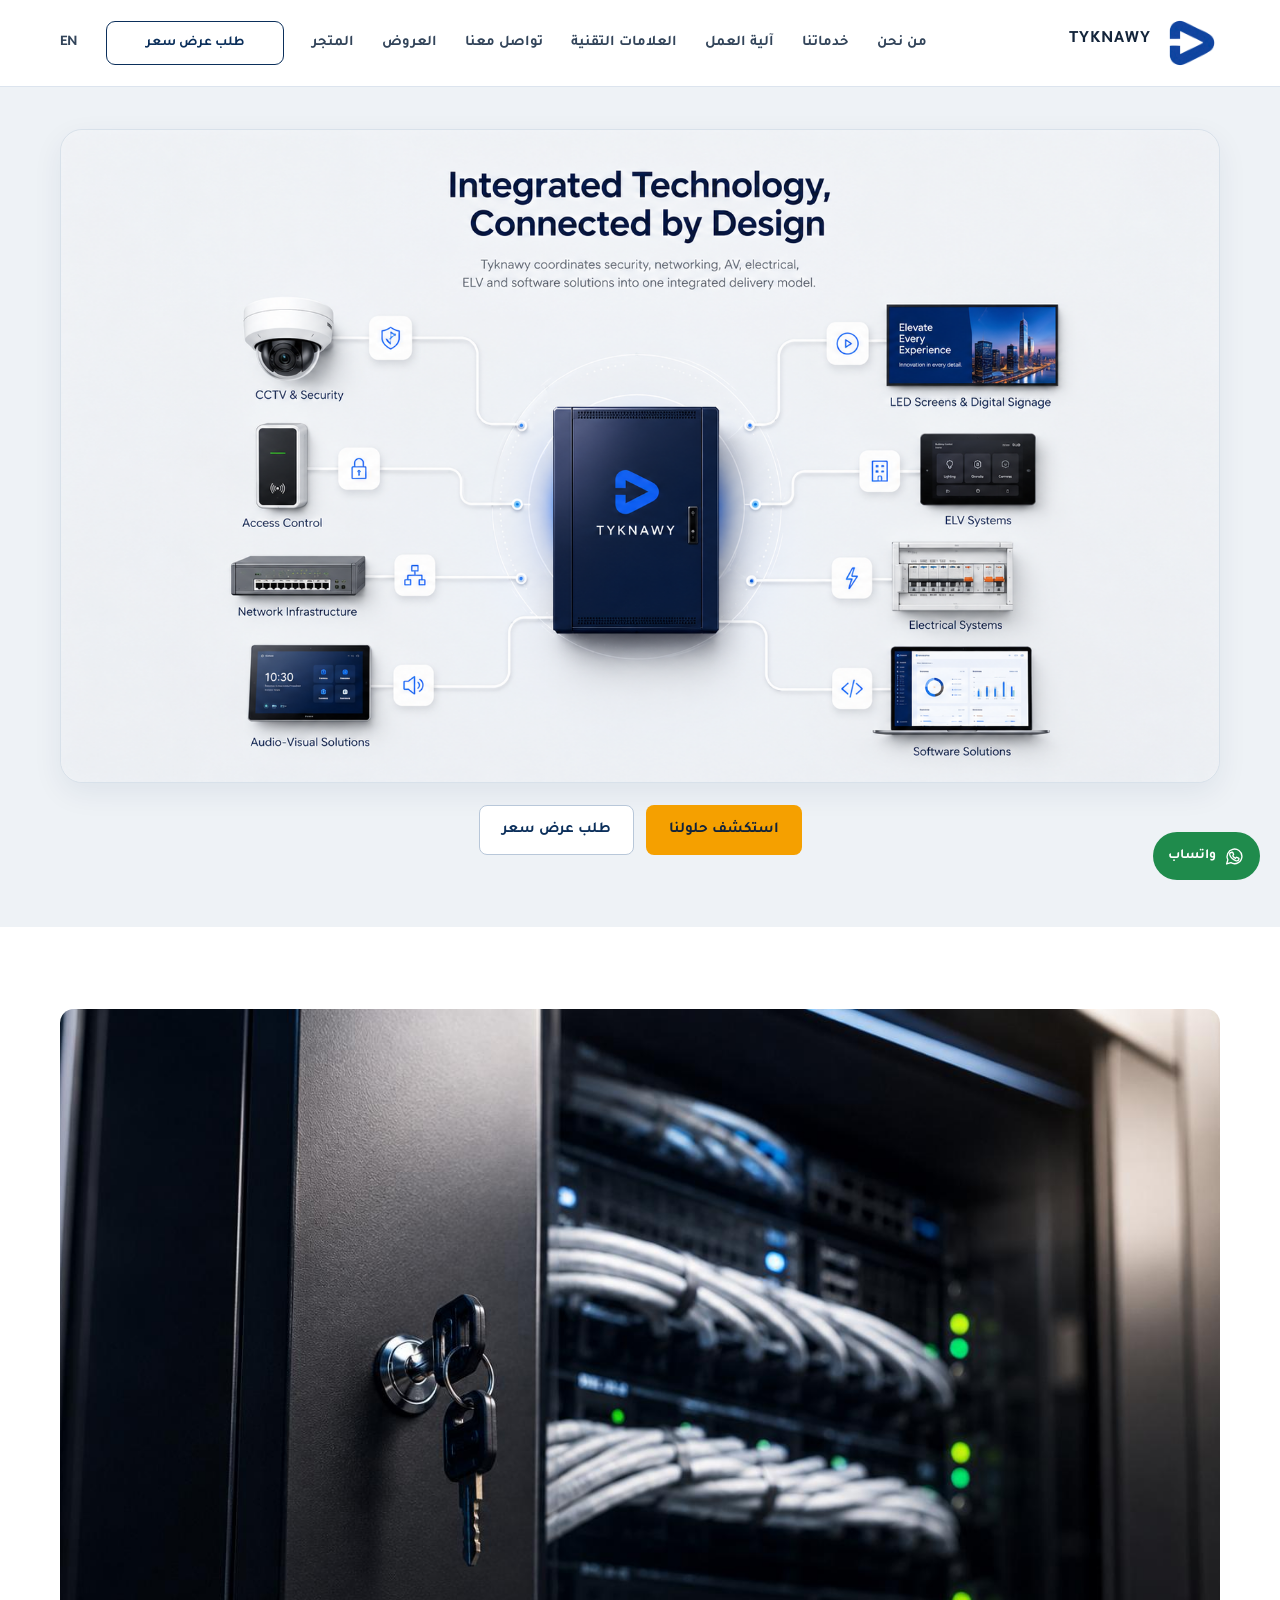
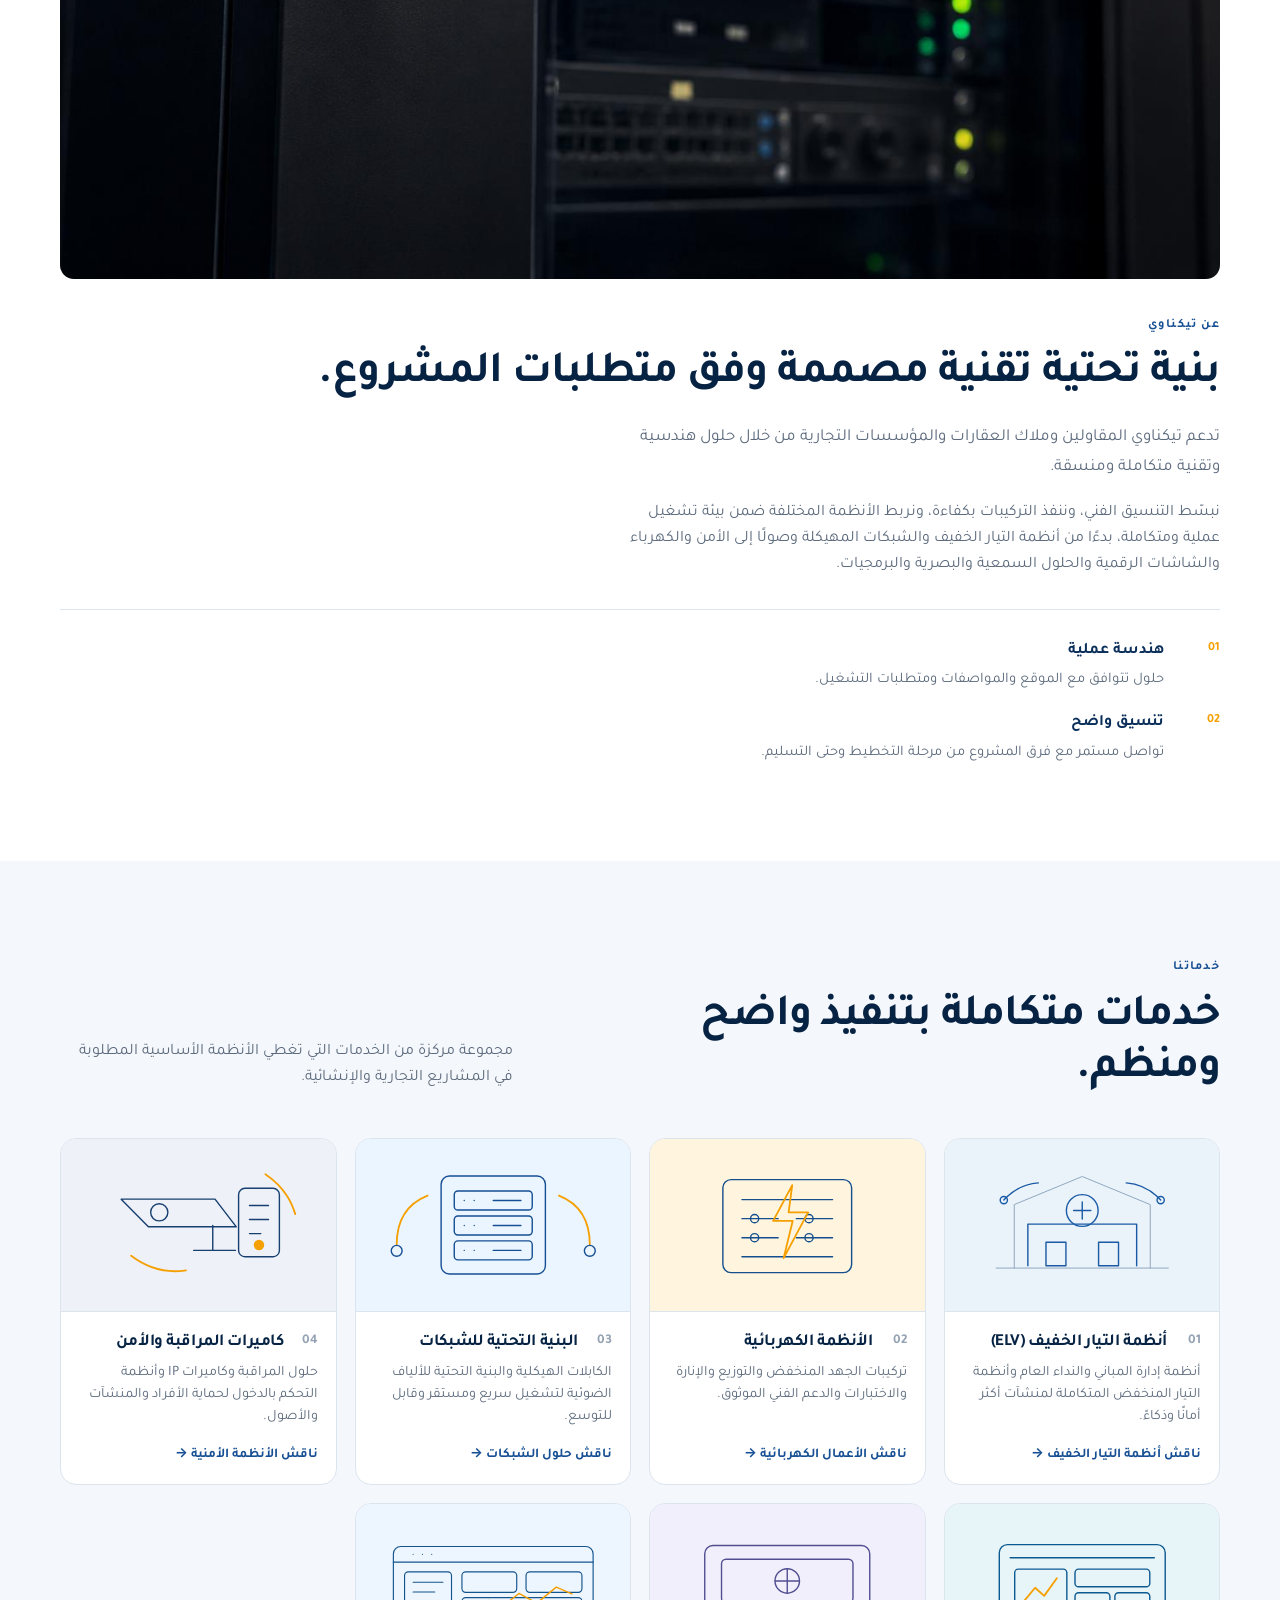
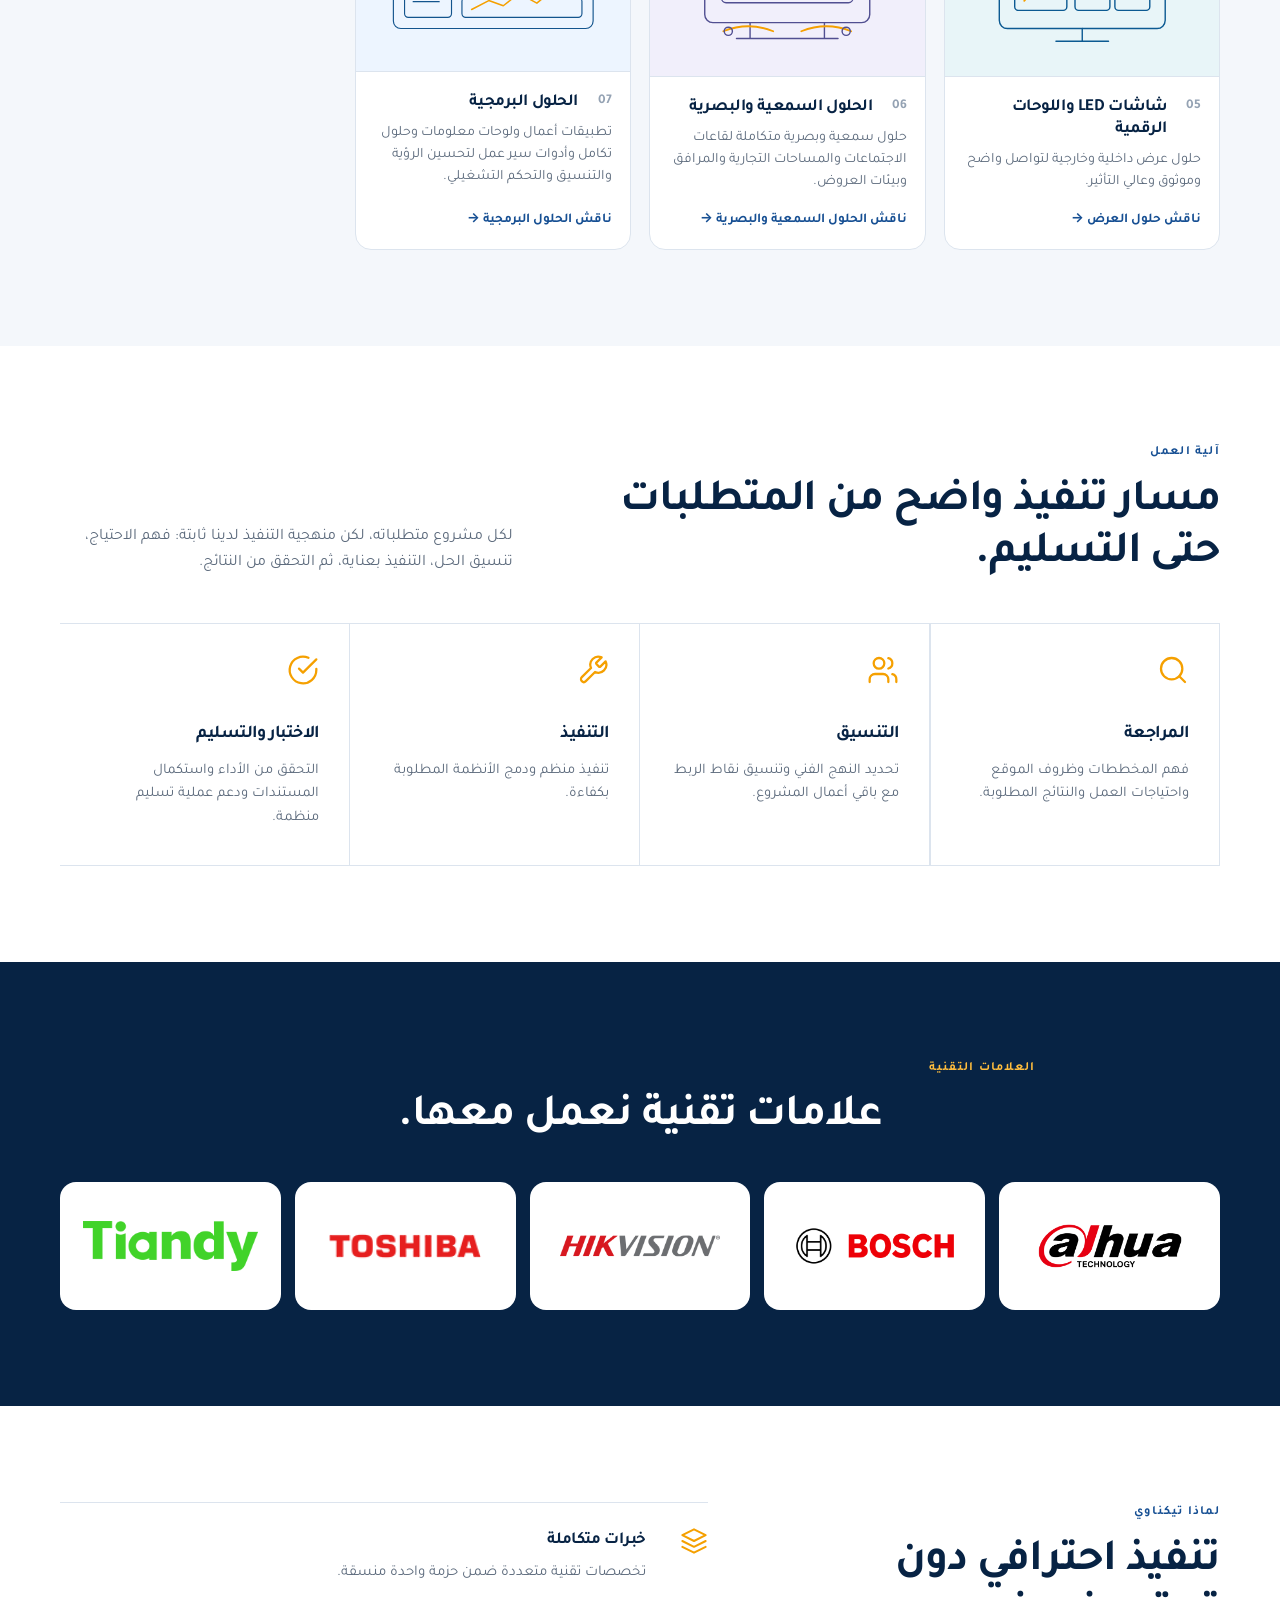
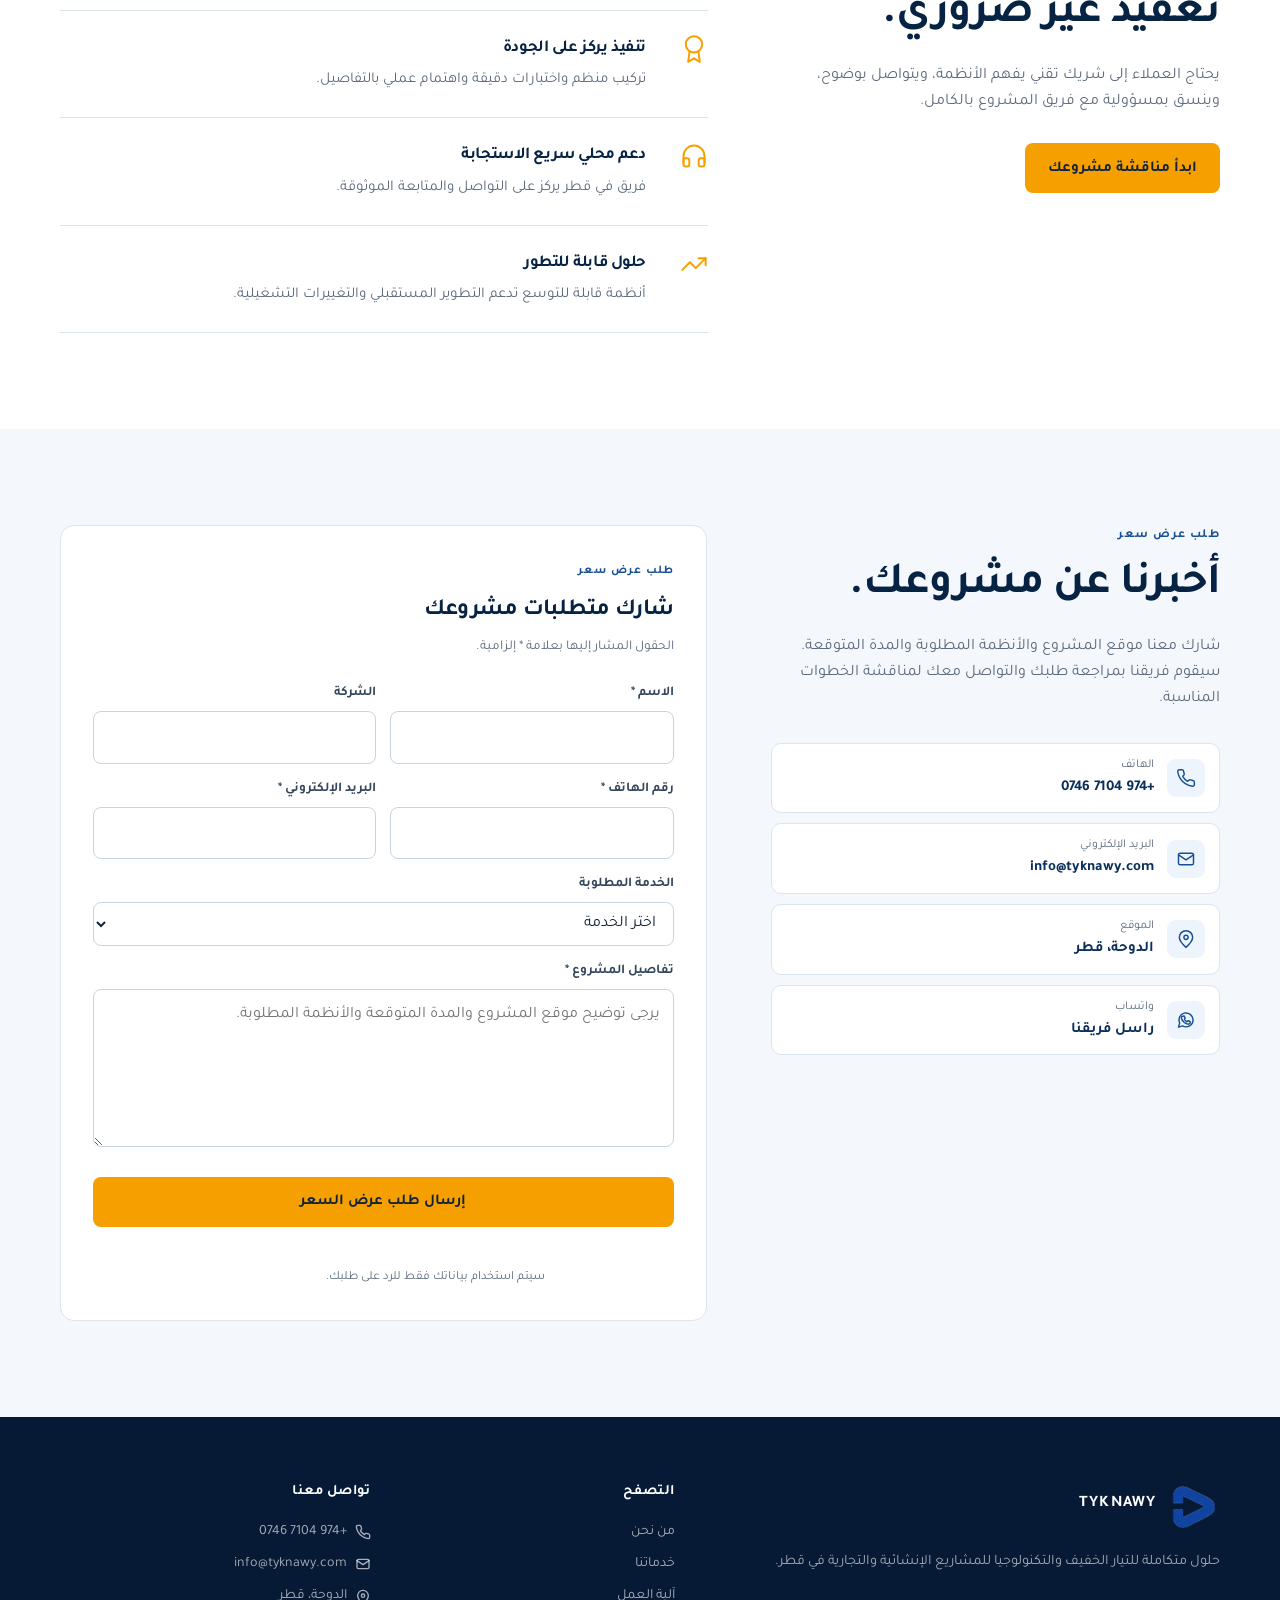
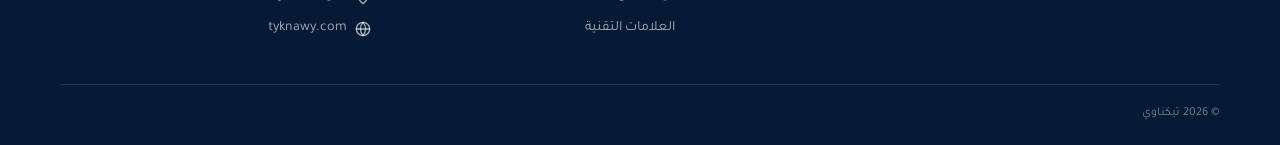
<file: ar/index.html>
<!DOCTYPE html>

<html dir="rtl" lang="ar">
<head>
<meta charset="utf-8"/>
<meta content="width=device-width, initial-scale=1" name="viewport"/>
<meta content="تيكناوي تقدم حلول التيار الخفيف والمراقبة والتحكم بالدخول والشبكات والكهرباء والشاشات الرقمية والحلول السمعية والبصرية والبرمجيات في قطر." name="description"/>
<meta content="#0b2f5b" name="theme-color"/>
<meta content="index,follow,max-image-preview:large" name="robots"/>
<link href="../images/favicon.png" rel="icon" type="image/png"/>
<link href="https://tyknawy.com/ar/" rel="canonical"/>
<meta content="website" property="og:type"/>
<meta content="Tyknawy for Contracting" property="og:site_name"/>
<meta content="تيكناوي  | حلول التيار الخفيف والتكنولوجيا في قطر" property="og:title"/>
<meta content="حلول متكاملة للتيار الخفيف والأمن والشبكات والكهرباء والشاشات الرقمية والحلول السمعية والبصرية والبرمجيات للمشاريع في قطر." property="og:description"/>
<meta content="https://tyknawy.com/ar/" property="og:url"/>
<meta content="https://tyknawy.com/images/services-hub-map.png" property="og:image"/>
<meta content="summary_large_image" name="twitter:card"/>
<link href="https://fonts.googleapis.com" rel="preconnect"/>
<link crossorigin="" href="https://fonts.gstatic.com" rel="preconnect"/>
<link href="https://fonts.googleapis.com/css2?family=Inter:wght@400;500;600;700&amp;display=swap" rel="stylesheet"/>
<link href="../styles.css?v=12.10" rel="stylesheet"/>
<title>تيكناوي | حلول التيار الخفيف والتكنولوجيا في قطر</title>
<script type="application/ld+json">
{
  "@context": "https://schema.org",
  "@type": "LocalBusiness",
  "name": "Tyknawy for Contracting",
  "url": "https://tyknawy.com/",
  "logo": "https://tyknawy.com/images/tyknawy-logo-transparent.png",
  "email": "info@tyknawy.com",
  "telephone": "+97471040746",
  "address": {
    "@type": "PostalAddress",
    "addressLocality": "Doha",
    "addressCountry": "QA"
  },
  "geo": {
    "@type": "GeoCoordinates",
    "latitude": 25.2854,
    "longitude": 51.5310
  },
  "areaServed": {
    "@type": "Country",
    "name": "Qatar"
  }
}
  </script>
<link href="https://tyknawy.com/" hreflang="en" rel="alternate"/><link href="https://tyknawy.com/ar/" hreflang="ar" rel="alternate"/><link href="https://tyknawy.com/" hreflang="x-default" rel="alternate"/><link href="https://fonts.googleapis.com/css2?family=Tajawal:wght@400;500;600;700;800&amp;display=swap" rel="stylesheet"/><style>body{font-family:"Tajawal",Inter,system-ui,sans-serif} input,select,textarea,button{font-family:inherit} .primary-nav,.footer,.contact-list,.quote-form{text-align:right} .brand span{text-align:right}</style></head>
<body>
<a class="skip-link" href="#main">تخطي إلى المحتوى</a>
<header class="site-header" data-header="">
<div class="container header-inner">
<a aria-label="Tyknawy for Contracting home" class="brand" href="#top">
<img alt="" height="48" src="../images/tyknawy-logo-header.png" width="48"/>
<span><strong>TYKNAWY</strong><small></small></span>
</a>
<button aria-controls="primary-navigation" aria-expanded="false" aria-label="Open navigation menu" class="nav-toggle" data-nav-toggle="" type="button">
<span></span><span></span><span></span>
</button>
<nav aria-label="Primary navigation" class="primary-nav" data-nav="" id="primary-navigation">
<a href="#about">من نحن</a>
<a href="#services">خدماتنا</a>
<a href="#process">آلية العمل</a>
<a href="#technology">العلامات التقنية</a>
<a href="#contact">تواصل معنا</a>
<a href="/ar/offers/">العروض</a>
<a href="/ar/store/">المتجر</a>
<a class="nav-cta" href="#contact">طلب عرض سعر</a><a href="/" lang="en">EN</a>
</nav>
</div>
</header>
<main id="main">
<section class="hero hero-map" id="top">
<div class="container integration-showcase reveal">
<picture>
<source media="(max-width: 620px)" srcset="images/services-hub-map-mobile.png"/>
<img alt="Tyknawy integrated technology solutions visual showing CCTV and security, access control, network infrastructure, audio-visual solutions, LED screens and digital signage, ELV systems, electrical systems, and software solutions connected through a central Tyknawy cabinet." loading="eager" src="../images/services-hub-map.png"/>
</picture>
</div>
<div class="container hero-actions hero-actions-center reveal">
<a class="button button-primary" href="#services">استكشف حلولنا</a>
<a class="button button-secondary" href="#contact">طلب عرض سعر</a>
</div>
</section>
<section class="section about" id="about">
<div class="container about-layout">
<div class="about-media reveal">
<picture>
<img alt="Tyknawy Secure technology cabinet with organised network cabling" height="1024" loading="lazy" src="../images/rack image.jpeg" width="1536"/>
</picture>
</div>
<p class="eyebrow about-eyebrow reveal">عن تيكناوي</p>
<div class="about-copy reveal">
<h2>بنية تحتية تقنية مصممة وفق متطلبات المشروع.</h2>
<p class="lead">تدعم تيكناوي المقاولين وملاك العقارات والمؤسسات التجارية من خلال حلول هندسية وتقنية متكاملة ومنسقة.</p>
<p>نبسّط التنسيق الفني، وننفذ التركيبات بكفاءة، ونربط الأنظمة المختلفة ضمن بيئة تشغيل عملية ومتكاملة، بدءًا من أنظمة التيار الخفيف والشبكات المهيكلة وصولًا إلى الأمن والكهرباء والشاشات الرقمية والحلول السمعية والبصرية والبرمجيات.</p>
<div class="about-points">
<article><span>01</span><div><strong>هندسة عملية</strong><p>حلول تتوافق مع الموقع والمواصفات ومتطلبات التشغيل.</p></div></article>
<article><span>02</span><div><strong>تنسيق واضح</strong><p>تواصل مستمر مع فرق المشروع من مرحلة التخطيط وحتى التسليم.</p></div></article>
</div>
</div>
</div>
</section>
<section class="section services" id="services">
<div class="container">
<div class="section-heading reveal">
<div><p class="eyebrow">خدماتنا</p><h2>خدمات متكاملة بتنفيذ واضح ومنظم.</h2></div>
<p>مجموعة مركزة من الخدمات التي تغطي الأنظمة الأساسية المطلوبة في المشاريع التجارية والإنشائية.</p>
</div>
<div class="services-grid">
<article class="service-card reveal">
<div aria-hidden="true" class="service-visual visual-elv">
<svg viewbox="0 0 520 300"><path class="ghost" d="M70 245h380M110 245V105l150-62 150 62v140"></path><path d="M140 240v-92h240v92M180 188h44v52h-44zM296 188h44v52h-44z"></path><circle cx="260" cy="118" r="35"></circle><path d="M260 99v38M241 118h38M87 95c22-24 47-36 76-38M433 95c-22-24-47-36-76-38"></path><circle cx="87" cy="95" r="8"></circle><circle cx="433" cy="95" r="8"></circle></svg>
</div>
<div class="service-body"><span class="service-number">01</span><h3>أنظمة التيار الخفيف (ELV)</h3><p>أنظمة إدارة المباني والنداء العام وأنظمة التيار المنخفض المتكاملة لمنشآت أكثر أمانًا وذكاءً.</p><a href="#contact">ناقش أنظمة التيار الخفيف <span aria-hidden="true">→</span></a></div>
</article>
<article class="service-card reveal">
<div aria-hidden="true" class="service-visual visual-electrical">
<svg viewbox="0 0 520 300"><rect height="205" rx="18" width="284" x="118" y="50"></rect><path d="M160 94h200M160 136h80M280 136h80M160 178h80M280 178h80M160 220h200"></path><circle cx="188" cy="136" r="9"></circle><circle cx="308" cy="136" r="9"></circle><circle cx="188" cy="178" r="9"></circle><circle cx="308" cy="178" r="9"></circle><path class="accent" d="m271 62-42 79h43l-20 82 54-101h-43z"></path></svg>
</div>
<div class="service-body"><span class="service-number">02</span><h3>الأنظمة الكهربائية</h3><p>تركيبات الجهد المنخفض والتوزيع والإنارة والاختبارات والدعم الفني الموثوق.</p><a href="#contact">ناقش الأعمال الكهربائية <span aria-hidden="true">→</span></a></div>
</article>
<article class="service-card reveal">
<div aria-hidden="true" class="service-visual visual-network">
<svg viewbox="0 0 520 300"><rect height="216" rx="18" width="230" x="145" y="42"></rect><rect height="42" rx="8" width="172" x="174" y="75"></rect><rect height="42" rx="8" width="172" x="174" y="130"></rect><rect height="42" rx="8" width="172" x="174" y="185"></rect><path d="M196 96h.01M218 96h.01M196 151h.01M218 151h.01M196 206h.01M218 206h.01M260 96h61M260 151h61M260 206h61"></path><path class="accent" d="M115 85c-45 18-68 54-68 108M405 85c45 18 68 54 68 108"></path><circle cx="47" cy="207" r="12"></circle><circle cx="473" cy="207" r="12"></circle></svg>
</div>
<div class="service-body"><span class="service-number">03</span><h3>البنية التحتية للشبكات</h3><p>الكابلات الهيكلية والبنية التحتية للألياف الضوئية لتشغيل سريع ومستقر وقابل للتوسع.</p><a href="#contact">ناقش حلول الشبكات <span aria-hidden="true">→</span></a></div>
</article>
<article class="service-card reveal">
<div aria-hidden="true" class="service-visual visual-security">
<svg viewbox="0 0 520 300"><path d="M90 93h207l47 61H150zM292 151v55M250 206h92"></path><circle cx="174" cy="122" r="19"></circle><rect height="151" rx="14" width="90" x="349" y="69"></rect><path d="M373 107h42M373 138h42M373 169h25"></path><circle class="accent-fill" cx="394" cy="194" r="10"></circle><path class="accent" d="M112 218c37 28 77 39 121 32M408 38c33 22 55 51 66 88"></path></svg>
</div>
<div class="service-body"><span class="service-number">04</span><h3>كاميرات المراقبة والأمن</h3><p>حلول المراقبة وكاميرات IP وأنظمة التحكم بالدخول لحماية الأفراد والمنشآت والأصول.</p><a href="#contact">ناقش الأنظمة الأمنية <span aria-hidden="true">→</span></a></div>
</article>
<article class="service-card reveal">
<div aria-hidden="true" class="service-visual visual-signage">
<svg viewbox="0 0 520 300"><rect height="185" rx="18" width="366" x="77" y="50"></rect><path d="M101 79h318M260 235v28M202 263h116"></path><rect height="91" rx="8" width="115" x="111" y="104"></rect><rect height="39" rx="8" width="165" x="244" y="104"></rect><rect height="39" rx="8" width="77" x="244" y="156"></rect><rect height="39" rx="8" width="77" x="332" y="156"></rect><path class="accent" d="m132 174 24-29 20 18 28-39"></path></svg>
</div>
<div class="service-body"><span class="service-number">05</span><h3>شاشات LED واللوحات الرقمية</h3><p>حلول عرض داخلية وخارجية لتواصل واضح وموثوق وعالي التأثير.</p><a href="#contact">ناقش حلول العرض <span aria-hidden="true">→</span></a></div>
</article>
<article class="service-card reveal">
<div aria-hidden="true" class="service-visual visual-av">
<svg viewbox="0 0 520 300"><rect height="170" rx="18" width="364" x="78" y="52"></rect><rect height="96" rx="10" width="290" x="115" y="82"></rect><path d="M178 222v35M342 222v35M148 257h224"></path><circle cx="260" cy="130" r="27"></circle><path d="M233 130h54M260 103v54"></path><path class="accent" d="M119 241c38-15 73-15 110 0M291 241c38-15 73-15 110 0"></path><circle cx="130" cy="241" r="9"></circle><circle cx="390" cy="241" r="9"></circle></svg>
</div>
<div class="service-body"><span class="service-number">06</span><h3>الحلول السمعية والبصرية</h3><p>حلول سمعية وبصرية متكاملة لقاعات الاجتماعات والمساحات التجارية والمرافق وبيئات العروض.</p><a href="#contact">ناقش الحلول السمعية والبصرية <span aria-hidden="true">→</span></a></div>
</article>
<article class="service-card reveal">
<div aria-hidden="true" class="service-visual visual-software">
<svg viewbox="0 0 640 300"><rect height="220" rx="20" width="536" x="52" y="40"></rect><path d="M52 82h536M105 61h.01M130 61h.01M155 61h.01"></path><rect height="122" rx="10" width="126" x="82" y="108"></rect><path d="M105 136h80M105 162h58M105 188h70"></path><rect height="55" rx="10" width="147" x="236" y="108"></rect><rect height="55" rx="10" width="150" x="408" y="108"></rect><rect height="53" rx="10" width="322" x="236" y="177"></rect><path class="accent" d="M262 209l46-24 39 14 42-33 48 26 52-43 42 18"></path></svg>
</div>
<div class="service-body"><span class="service-number">07</span><h3>الحلول البرمجية</h3><p>تطبيقات أعمال ولوحات معلومات وحلول تكامل وأدوات سير عمل لتحسين الرؤية والتنسيق والتحكم التشغيلي.</p><a href="#contact">ناقش الحلول البرمجية <span aria-hidden="true">→</span></a></div>
</article>
</div>
</div>
</section>
<section class="section process" id="process">
<div class="container">
<div class="section-heading reveal">
<div><p class="eyebrow">آلية العمل</p><h2>مسار تنفيذ واضح من المتطلبات حتى التسليم.</h2></div>
<p>لكل مشروع متطلباته، لكن منهجية التنفيذ لدينا ثابتة: فهم الاحتياج، تنسيق الحل، التنفيذ بعناية، ثم التحقق من النتائج.</p>
</div>
<div class="process-grid">
<article class="reveal"><span><svg fill="none" height="32" stroke="currentColor" stroke-linecap="round" stroke-linejoin="round" stroke-width="1.7" viewbox="0 0 24 24" width="32"><circle cx="11" cy="11" r="8"></circle><path d="m21 21-4.3-4.3"></path></svg></span><h3>المراجعة</h3><p>فهم المخططات وظروف الموقع واحتياجات العمل والنتائج المطلوبة.</p></article>
<article class="reveal"><span><svg fill="none" height="32" stroke="currentColor" stroke-linecap="round" stroke-linejoin="round" stroke-width="1.7" viewbox="0 0 24 24" width="32"><path d="M16 21v-2a4 4 0 0 0-4-4H6a4 4 0 0 0-4 4v2"></path><circle cx="9" cy="7" r="4"></circle><path d="M22 21v-2a4 4 0 0 0-3-3.87"></path><path d="M16 3.13a4 4 0 0 1 0 7.75"></path></svg></span><h3>التنسيق</h3><p>تحديد النهج الفني وتنسيق نقاط الربط مع باقي أعمال المشروع.</p></article>
<article class="reveal"><span><svg fill="none" height="32" stroke="currentColor" stroke-linecap="round" stroke-linejoin="round" stroke-width="1.7" viewbox="0 0 24 24" width="32"><path d="M14.7 6.3a1 1 0 0 0 0 1.4l1.6 1.6a1 1 0 0 0 1.4 0l3.77-3.77a6 6 0 0 1-7.94 7.94l-6.91 6.91a2.12 2.12 0 0 1-3-3l6.91-6.91a6 6 0 0 1 7.94-7.94l-3.76 3.76z"></path></svg></span><h3>التنفيذ</h3><p>تنفيذ منظم ودمج الأنظمة المطلوبة بكفاءة.</p></article>
<article class="reveal"><span><svg fill="none" height="32" stroke="currentColor" stroke-linecap="round" stroke-linejoin="round" stroke-width="1.7" viewbox="0 0 24 24" width="32"><path d="M22 11.08V12a10 10 0 1 1-5.93-9.14"></path><path d="m9 11 3 3L22 4"></path></svg></span><h3>الاختبار والتسليم</h3><p>التحقق من الأداء واستكمال المستندات ودعم عملية تسليم منظمة.</p></article>
</div>
</div>
</section>
<section class="section technology" id="technology">
<div class="container">
<div class="technology-heading reveal">
<p class="eyebrow">العلامات التقنية</p>
<h2>علامات تقنية نعمل معها.</h2>
</div>
<div aria-label="Technology brands Tyknawy works with" class="brand-grid reveal">
<article><img alt="Dahua Technology" loading="lazy" src="../images/dahua-logo.png"/></article>
<article><img alt="Bosch" loading="lazy" src="../images/bosch-logo.png"/></article>
<article><img alt="Hikvision" loading="lazy" src="../images/hikvision-logo.png"/></article>
<article><img alt="Toshiba" loading="lazy" src="../images/toshiba-logo.png"/></article>
<article><img alt="Tiandy" loading="lazy" src="../images/tiandy-logo.png"/></article>
</div>
</div>
</section>
<section class="section why-us" id="why-us">
<div class="container why-layout">
<div class="why-copy reveal">
<p class="eyebrow">لماذا تيكناوي</p>
<h2>تنفيذ احترافي دون تعقيد غير ضروري.</h2>
<p>يحتاج العملاء إلى شريك تقني يفهم الأنظمة، ويتواصل بوضوح، وينسق بمسؤولية مع فريق المشروع بالكامل.</p>
<a class="button button-primary" href="#contact">ابدأ مناقشة مشروعك</a>
</div>
<div class="why-list reveal">
<article><span><svg fill="none" height="28" stroke="currentColor" stroke-linecap="round" stroke-linejoin="round" stroke-width="1.7" viewbox="0 0 24 24" width="28"><polygon points="12 2 2 7 12 12 22 7 12 2"></polygon><polyline points="2 12 12 17 22 12"></polyline><polyline points="2 17 12 22 22 17"></polyline></svg></span><div><h3>خبرات متكاملة</h3><p>تخصصات تقنية متعددة ضمن حزمة واحدة منسقة.</p></div></article>
<article><span><svg fill="none" height="28" stroke="currentColor" stroke-linecap="round" stroke-linejoin="round" stroke-width="1.7" viewbox="0 0 24 24" width="28"><circle cx="12" cy="8" r="7"></circle><polyline points="8.21 13.89 7 23 12 20 17 23 15.79 13.88"></polyline></svg></span><div><h3>تنفيذ يركز على الجودة</h3><p>تركيب منظم واختبارات دقيقة واهتمام عملي بالتفاصيل.</p></div></article>
<article><span><svg fill="none" height="28" stroke="currentColor" stroke-linecap="round" stroke-linejoin="round" stroke-width="1.7" viewbox="0 0 24 24" width="28"><path d="M3 18v-6a9 9 0 0 1 18 0v6"></path><path d="M21 19a2 2 0 0 1-2 2h-1a2 2 0 0 1-2-2v-3a2 2 0 0 1 2-2h3zM3 19a2 2 0 0 0 2 2h1a2 2 0 0 0 2-2v-3a2 2 0 0 0-2-2H3z"></path></svg></span><div><h3>دعم محلي سريع الاستجابة</h3><p>فريق في قطر يركز على التواصل والمتابعة الموثوقة.</p></div></article>
<article><span><svg fill="none" height="28" stroke="currentColor" stroke-linecap="round" stroke-linejoin="round" stroke-width="1.7" viewbox="0 0 24 24" width="28"><polyline points="22 7 13.5 15.5 8.5 10.5 2 17"></polyline><polyline points="16 7 22 7 22 13"></polyline></svg></span><div><h3>حلول قابلة للتطور</h3><p>أنظمة قابلة للتوسع تدعم التطوير المستقبلي والتغييرات التشغيلية.</p></div></article>
</div>
</div>
</section>
<section class="section contact" id="contact">
<div class="container contact-layout">
<div class="contact-copy reveal">
<p class="eyebrow">طلب عرض سعر</p>
<h2>أخبرنا عن مشروعك.</h2>
<p>شارك معنا موقع المشروع والأنظمة المطلوبة والمدة المتوقعة. سيقوم فريقنا بمراجعة طلبك والتواصل معك لمناقشة الخطوات المناسبة.</p>
<div class="contact-list">
<a href="tel:+97471040746">
<span aria-hidden="true" class="contact-icon"><svg viewbox="0 0 24 24"><path d="M22 16.9v3a2 2 0 0 1-2.2 2 19.8 19.8 0 0 1-8.6-3.1 19.4 19.4 0 0 1-6-6A19.8 19.8 0 0 1 2.1 4.2 2 2 0 0 1 4.1 2h3a2 2 0 0 1 2 1.7c.1 1 .4 2 .7 2.9a2 2 0 0 1-.5 2.1L8 10a16 16 0 0 0 6 6l1.3-1.3a2 2 0 0 1 2.1-.5c.9.3 1.9.6 2.9.7a2 2 0 0 1 1.7 2Z"></path></svg></span>
<div><small>الهاتف</small><strong>+974 7104 0746</strong></div>
</a>
<a href="mailto:info@tyknawy.com">
<span aria-hidden="true" class="contact-icon"><svg viewbox="0 0 24 24"><rect height="14" rx="2" width="18" x="3" y="5"></rect><path d="m3 7 9 6 9-6"></path></svg></span>
<div><small>البريد الإلكتروني</small><strong>info@tyknawy.com</strong></div>
</a>
<div>
<span aria-hidden="true" class="contact-icon"><svg viewbox="0 0 24 24"><path d="M20 10c0 5-8 12-8 12S4 15 4 10a8 8 0 1 1 16 0Z"></path><circle cx="12" cy="10" r="2.5"></circle></svg></span>
<div><small>الموقع</small><strong>الدوحة، قطر</strong></div>
</div>
<a href="https://wa.me/97471040746?text=%D9%85%D8%B1%D8%AD%D8%A8%D8%A7%D9%8B%20%D8%AA%D9%8A%D9%83%D9%86%D8%A7%D9%88%D9%8A%D8%8C%20%D8%A3%D8%B1%D8%BA%D8%A8%20%D9%81%D9%8A%20%D9%85%D9%86%D8%A7%D9%82%D8%B4%D8%A9%20%D9%85%D8%B4%D8%B1%D9%88%D8%B9%20%D9%88%D8%B7%D9%84%D8%A8%20%D8%B9%D8%B1%D8%B6%20%D8%B3%D8%B9%D8%B1." rel="noopener noreferrer" target="_blank">
<span aria-hidden="true" class="contact-icon"><svg viewbox="0 0 24 24"><path d="M20.5 11.7a8.5 8.5 0 0 1-12.6 7.4L3 20.5l1.4-4.7A8.5 8.5 0 1 1 20.5 11.7Z"></path><path d="M8.2 7.6c.2-.4.5-.4.8-.4h.6c.2 0 .4.1.5.4l.8 1.8c.1.3.1.5-.1.7l-.6.7c-.2.2-.1.4 0 .6.6 1.1 1.4 1.9 2.5 2.5.2.1.4.2.6 0l.8-.9c.2-.2.4-.3.7-.1l1.9.9c.3.1.4.3.4.5 0 .3-.1 1.4-.7 2-.6.6-1.4.8-2.3.6-1.2-.3-2.8-.8-4.7-2.5-1.5-1.3-2.5-3-2.8-4.2-.2-1-.1-1.8.4-2.5Z"></path></svg></span>
<div><small>واتساب</small><strong>راسل فريقنا</strong></div>
</a>
</div>
</div>
<form accept-charset="UTF-8" action="/ar/thank-you/" class="quote-form reveal" data-netlify="true" id="quote-request-form" method="POST" name="quote-request" netlify-honeypot="bot-field">
<input name="form-name" type="hidden" value="quote-request"/>
<input name="subject" type="hidden" value="New Tyknawy quotation request from %{submissionId}"/>
<p class="hidden-field"><label>لا تقم بتعبئة هذا الحقل: <input name="bot-field"/></label></p>
<div class="form-heading"><span>طلب عرض سعر</span><h3>شارك متطلبات مشروعك</h3><p>الحقول المشار إليها بعلامة * إلزامية.</p></div>
<div class="field-grid two-col">
<label><span>الاسم *</span><input autocomplete="name" name="name" required="" type="text"/></label>
<label><span>الشركة</span><input autocomplete="organization" name="company" type="text"/></label>
</div>
<div class="field-grid two-col">
<label><span>رقم الهاتف *</span><input autocomplete="tel" name="phone" required="" type="tel"/></label>
<label><span>البريد الإلكتروني *</span><input autocomplete="email" name="email" required="" type="email"/></label>
</div>
<label><span>الخدمة المطلوبة</span><select name="service"><option value="">اختر الخدمة</option><option>أنظمة التيار الخفيف (ELV)</option><option>الأنظمة الكهربائية</option><option>البنية التحتية للشبكات</option><option>كاميرات المراقبة والأمن</option><option>شاشات LED واللوحات الرقمية</option><option>الحلول السمعية والبصرية</option><option>الحلول البرمجية</option><option>عدة خدمات</option><option>أخرى / غير متأكد بعد</option></select></label>
<label><span>تفاصيل المشروع *</span><textarea name="message" placeholder="يرجى توضيح موقع المشروع والمدة المتوقعة والأنظمة المطلوبة." required="" rows="5"></textarea></label>
<button class="button button-primary submit-button" type="submit">إرسال طلب عرض السعر</button>
<p aria-live="polite" class="form-status" role="status"></p>
<p class="privacy-note">سيتم استخدام بياناتك فقط للرد على طلبك.</p>
</form>
</div>
</section>
</main>
<a aria-label="Message Tyknawy on WhatsApp" class="floating-whatsapp" href="https://wa.me/97471040746?text=%D9%85%D8%B1%D8%AD%D8%A8%D8%A7%D9%8B%20%D8%AA%D9%8A%D9%83%D9%86%D8%A7%D9%88%D9%8A%D8%8C%20%D8%A3%D8%B1%D8%BA%D8%A8%20%D9%81%D9%8A%20%D9%85%D9%86%D8%A7%D9%82%D8%B4%D8%A9%20%D9%85%D8%B4%D8%B1%D9%88%D8%B9%20%D9%88%D8%B7%D9%84%D8%A8%20%D8%B9%D8%B1%D8%B6%20%D8%B3%D8%B9%D8%B1." rel="noreferrer noopener" target="_blank">
<svg aria-hidden="true" viewbox="0 0 24 24"><path d="M20.5 11.7a8.5 8.5 0 0 1-12.6 7.4L3 20.5l1.4-4.7A8.5 8.5 0 1 1 20.5 11.7Z"></path><path d="M8.2 7.6c.2-.4.5-.4.8-.4h.6c.2 0 .4.1.5.4l.8 1.8c.1.3.1.5-.1.7l-.6.7c-.2.2-.1.4 0 .6.6 1.1 1.4 1.9 2.5 2.5.2.1.4.2.6 0l.8-.9c.2-.2.4-.3.7-.1l1.9.9c.3.1.4.3.4.5 0 .3-.1 1.4-.7 2-.6.6-1.4.8-2.3.6-1.2-.3-2.8-.8-4.7-2.5-1.5-1.3-2.5-3-2.8-4.2-.2-1-.1-1.8.4-2.5Z"></path></svg>
<span>واتساب</span>
</a>
<footer class="footer">
<div class="container footer-main">
<div class="footer-brand">
<a href="#top"><img alt="Tyknawy logo" height="54" src="../images/tyknawy-logo-header.png" width="54"/><span><strong>TYKNAWY</strong><small></small></span></a>
<p>حلول متكاملة للتيار الخفيف والتكنولوجيا للمشاريع الإنشائية والتجارية في قطر.</p>
</div>
<div><h2>التصفح</h2><nav><a href="#about">من نحن</a><a href="#services">خدماتنا</a><a href="#process">آلية العمل</a><a href="#technology">العلامات التقنية</a></nav></div>
<div><h2>تواصل معنا</h2><nav><a href="tel:+97471040746"><svg fill="none" height="16" stroke="currentColor" stroke-linecap="round" stroke-linejoin="round" stroke-width="2" viewbox="0 0 24 24" width="16"><path d="M22 16.9v3a2 2 0 0 1-2.2 2 19.8 19.8 0 0 1-8.6-3.1 19.4 19.4 0 0 1-6-6A19.8 19.8 0 0 1 2.1 4.2 2 2 0 0 1 4.1 2h3a2 2 0 0 1 2 1.7c.1 1 .4 2 .7 2.9a2 2 0 0 1-.5 2.1L8 10a16 16 0 0 0 6 6l1.3-1.3a2 2 0 0 1 2.1-.5c.9.3 1.9.6 2.9.7a2 2 0 0 1 1.7 2Z"></path></svg>+974 7104 0746</a><a href="mailto:info@tyknawy.com"><svg fill="none" height="16" stroke="currentColor" stroke-linecap="round" stroke-linejoin="round" stroke-width="2" viewbox="0 0 24 24" width="16"><rect height="14" rx="2" width="18" x="3" y="5"></rect><path d="m3 7 9 6 9-6"></path></svg>info@tyknawy.com</a><span><svg fill="none" height="16" stroke="currentColor" stroke-linecap="round" stroke-linejoin="round" stroke-width="2" viewbox="0 0 24 24" width="16"><path d="M20 10c0 5-8 12-8 12S4 15 4 10a8 8 0 1 1 16 0Z"></path><circle cx="12" cy="10" r="2.5"></circle></svg>الدوحة، قطر</span><a href="https://tyknawy.com"><svg fill="none" height="16" stroke="currentColor" stroke-linecap="round" stroke-linejoin="round" stroke-width="2" viewbox="0 0 24 24" width="16"><circle cx="12" cy="12" r="10"></circle><path d="M12 2a15.3 15.3 0 0 1 4 10 15.3 15.3 0 0 1-4 10 15.3 15.3 0 0 1-4-10 15.3 15.3 0 0 1 4-10z"></path><path d="M2 12h20"></path></svg>tyknawy.com</a></nav></div>
</div>
<div class="container footer-bottom"><span>© 2026 تيكناوي </span></div>
</footer>
<script defer="" src="../script.js"></script>
</body>
</html>
</file>
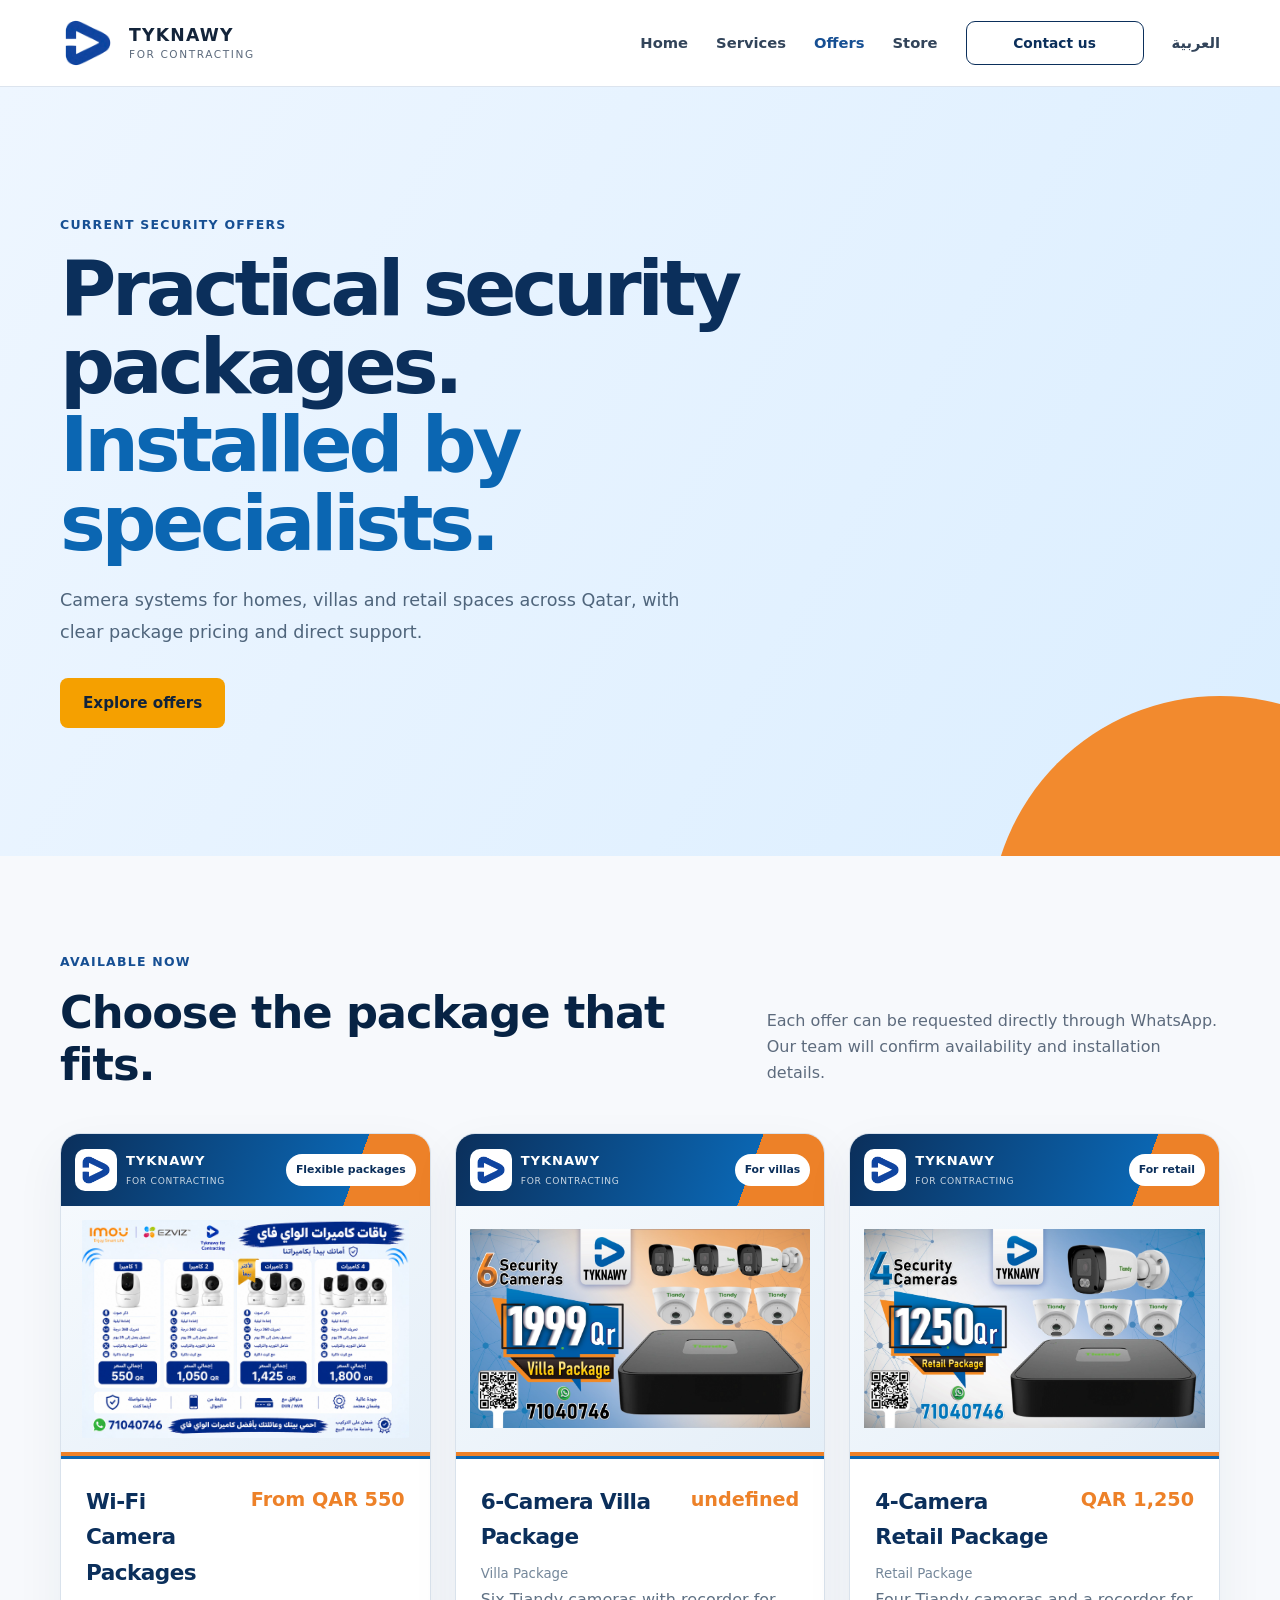
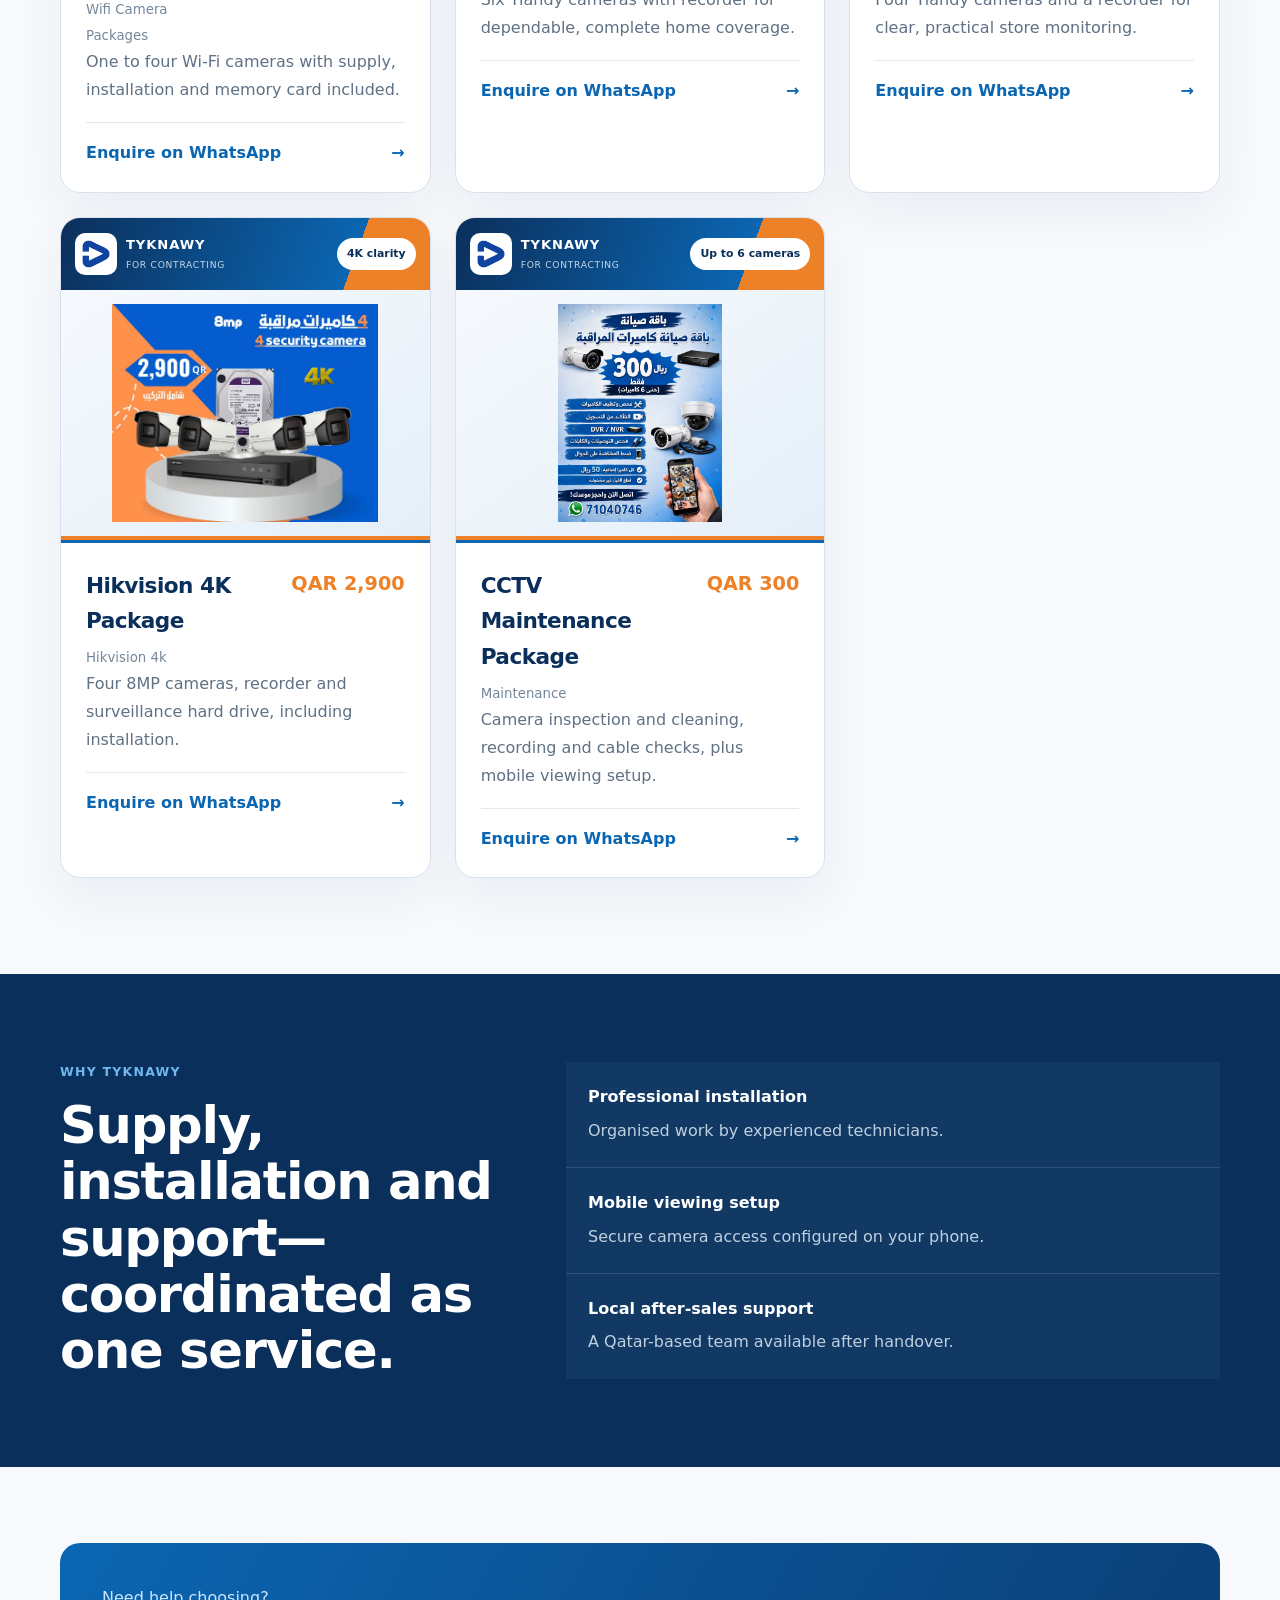
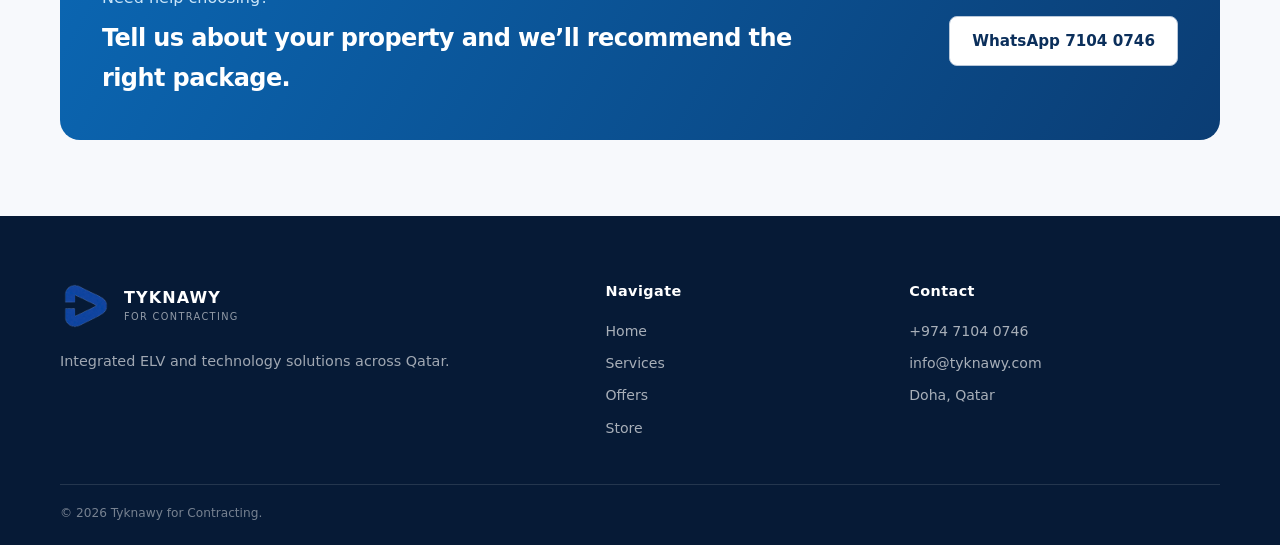
<file: offers/index.html>
<!DOCTYPE html>
<html lang="en"><head><meta charset="utf-8"><meta name="viewport" content="width=device-width, initial-scale=1"><meta name="description" content="Current CCTV, security camera and maintenance offers from Tyknawy for Contracting in Qatar."><meta name="theme-color" content="#0b2f5b"><link rel="icon" href="../images/favicon.png" type="image/png"><link rel="canonical" href="https://tyknawy.com/offers/"><link rel="alternate" hreflang="en" href="https://tyknawy.com/offers/"><link rel="alternate" hreflang="ar" href="https://tyknawy.com/ar/offers/"><link rel="stylesheet" href="../styles.css?v=13.3"><title>Security Camera Offers Qatar | Tyknawy</title></head>
<body class="offers-page"><a class="skip-link" href="#main">Skip to content</a><header class="site-header" data-header><div class="container header-inner"><a class="brand" href="/" aria-label="Tyknawy home"><img src="../images/tyknawy-logo-header.png" alt="" width="48" height="48"><span><strong>TYKNAWY</strong><small>FOR CONTRACTING</small></span></a><button class="nav-toggle" data-nav-toggle aria-controls="primary-navigation" aria-expanded="false" aria-label="Open navigation menu"><span></span><span></span><span></span></button><nav class="primary-nav" data-nav id="primary-navigation" aria-label="Primary navigation"><a href="/">Home</a><a href="/#services">Services</a><a class="active" href="/offers/">Offers</a><a href="/store/">Store</a><a class="nav-cta" href="https://wa.me/97471040746">Contact us</a><a href="/ar/offers/" lang="ar">العربية</a></nav></div></header>
<main id="main"><section class="offers-hero"><div class="container"><p class="eyebrow">CURRENT SECURITY OFFERS</p><h1>Practical security packages.<br><span>Installed by specialists.</span></h1><p>Camera systems for homes, villas and retail spaces across Qatar, with clear package pricing and direct support.</p><a class="button button-primary" href="#current-offers">Explore offers</a></div></section><section class="section offers-list" id="current-offers"><div class="container"><div class="section-heading"><div><p class="eyebrow">AVAILABLE NOW</p><h2>Choose the package that fits.</h2></div><p>Each offer can be requested directly through WhatsApp. Our team will confirm availability and installation details.</p></div><div class="offers-grid" data-offers-grid></div></div></section><section class="offers-assurance"><div class="container"><div><p class="eyebrow">WHY TYKNAWY</p><h2>Supply, installation and support—coordinated as one service.</h2></div><ul><li><strong>Professional installation</strong><span>Organised work by experienced technicians.</span></li><li><strong>Mobile viewing setup</strong><span>Secure camera access configured on your phone.</span></li><li><strong>Local after-sales support</strong><span>A Qatar-based team available after handover.</span></li></ul></div></section><section class="offers-cta"><div class="container"><div><span>Need help choosing?</span><h2>Tell us about your property and we’ll recommend the right package.</h2></div><a class="button button-secondary" href="https://wa.me/97471040746" target="_blank" rel="noopener noreferrer">WhatsApp 7104 0746</a></div></section></main>
<footer class="footer"><div class="container footer-main"><div class="footer-brand"><a href="/"><img alt="Tyknawy logo" src="../images/tyknawy-logo-header.png" width="54" height="54"><span><strong>TYKNAWY</strong><small>FOR CONTRACTING</small></span></a><p>Integrated ELV and technology solutions across Qatar.</p></div><div><h2>Navigate</h2><nav><a href="/">Home</a><a href="/#services">Services</a><a href="/offers/">Offers</a><a href="/store/">Store</a></nav></div><div><h2>Contact</h2><nav><a href="tel:+97471040746">+974 7104 0746</a><a href="mailto:info@tyknawy.com">info@tyknawy.com</a><span>Doha, Qatar</span></nav></div></div><div class="container footer-bottom"><span>© 2026 Tyknawy for Contracting.</span></div></footer><script src="../script.js?v=13.2" defer></script><script src="offers-data.js?v=13.2" defer></script><script src="offers.js?v=13.2" defer></script></body></html>
</file>
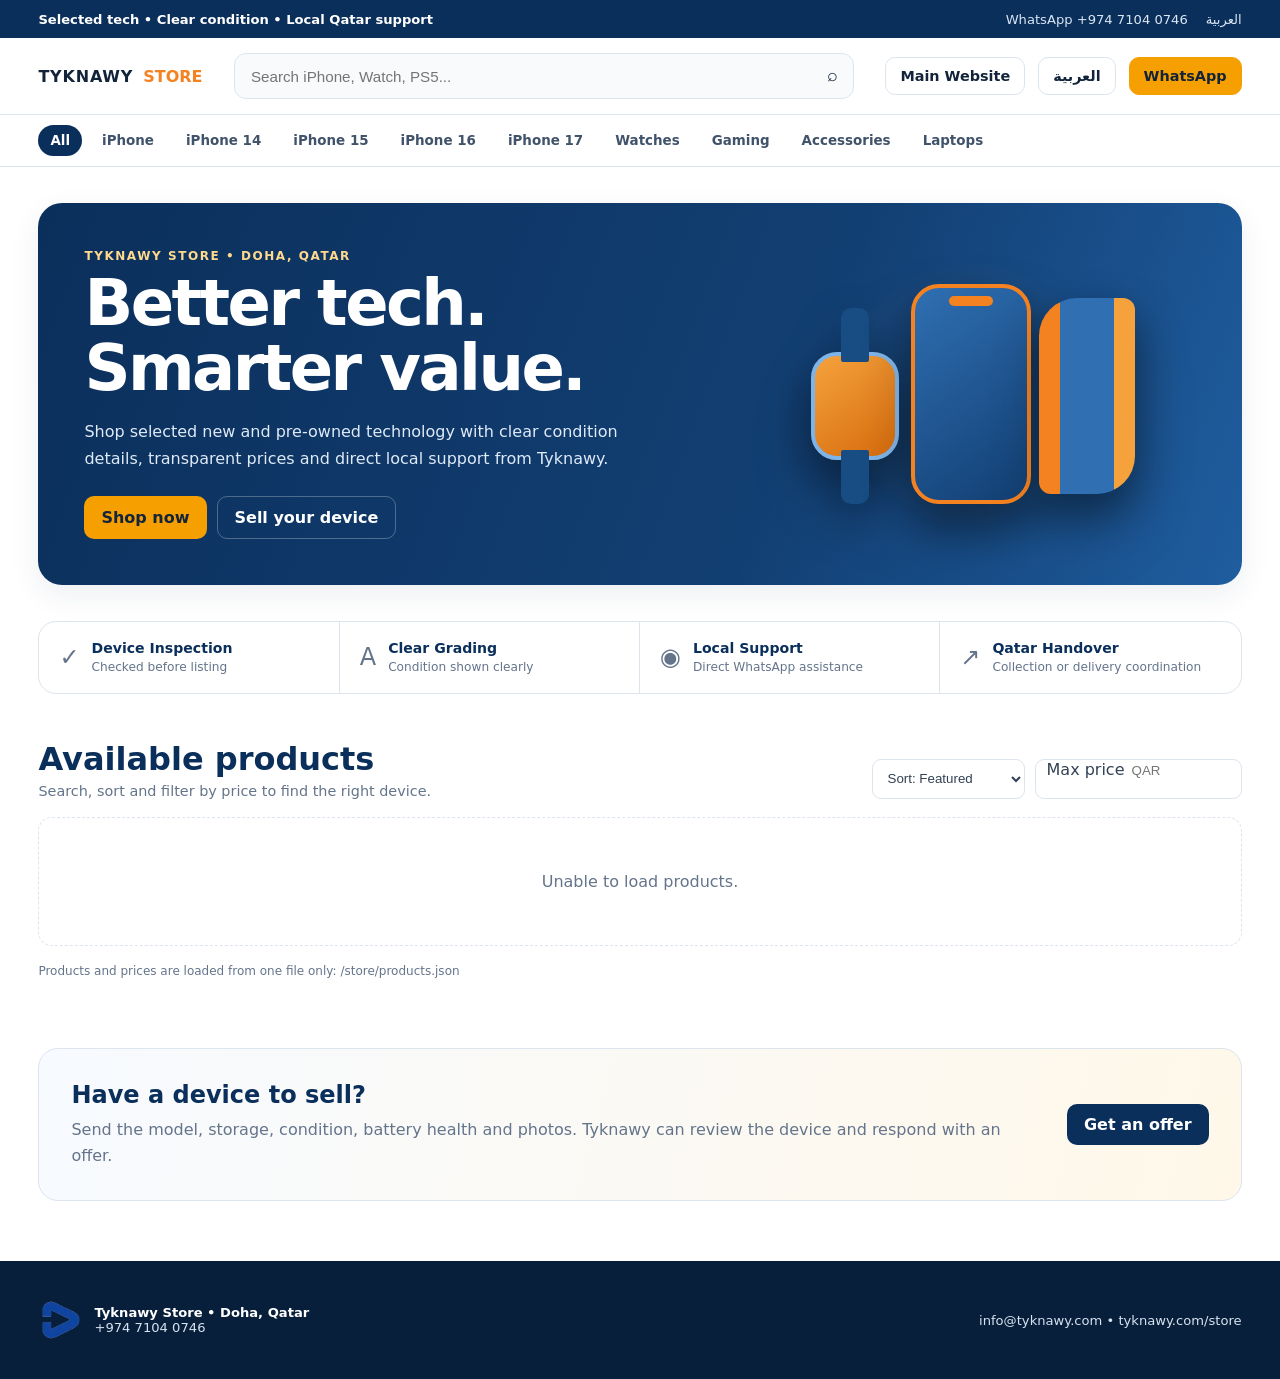
<file: store/index.html>
<!doctype html><html lang="en" dir="ltr"><head><meta charset="utf-8"><meta name="viewport" content="width=device-width,initial-scale=1"><title>Tyknawy Store | Tech & Pre-Owned Devices Qatar</title><meta name="description" content="Tyknawy Store Qatar"><link rel="icon" href="/images/favicon.png"><style>
:root{--navy:#0b2f5b;--dark:#071f3b;--blue:#164f93;--orange:#f5a000;--orange2:#ffb321;--ink:#13243a;--muted:#64748b;--soft:#f5f7fb;--line:#dce4ee;--white:#fff;--green:#138a4d;--red:#bd3030;--shadow:0 10px 30px rgba(11,47,91,.08)}
*{box-sizing:border-box}html{scroll-behavior:smooth}body{margin:0;font-family:Inter,system-ui,-apple-system,"Segoe UI",Arial,sans-serif;color:var(--ink);background:#fff}a{text-decoration:none;color:inherit}.c{width:min(1220px,94%);margin:auto}
.topbar{background:var(--navy);color:#fff;font-size:.82rem}.topbar .c{min-height:38px;display:flex;align-items:center;justify-content:space-between;gap:18px}.topbar .promo{font-weight:750}.topbar .minor{color:#d9e6f4;display:flex;gap:18px;align-items:center}
header{position:sticky;top:0;z-index:20;background:rgba(255,255,255,.97);border-bottom:1px solid var(--line);backdrop-filter:blur(12px)}.nav{min-height:76px;display:grid;grid-template-columns:auto 1fr auto;align-items:center;gap:28px}.brand{display:flex;align-items:center;gap:10px}.brand img{width:50px;height:50px;object-fit:contain}.brand strong{display:block;color:var(--navy);letter-spacing:.025em}.brand small{display:block;color:var(--muted);font-size:.64rem;letter-spacing:.1em}.search{position:relative;max-width:620px;width:100%;justify-self:center}.search input{width:100%;height:46px;border:1px solid var(--line);border-radius:12px;padding:0 48px 0 16px;font-size:.95rem;outline:none;background:#f8fafc}.search input:focus{border-color:var(--blue);box-shadow:0 0 0 3px rgba(22,79,147,.08)}.search .icon{position:absolute;right:16px;top:12px;font-size:1.1rem}.nav-actions{display:flex;align-items:center;gap:13px;font-size:.9rem;font-weight:700}.pill{padding:10px 14px;border:1px solid var(--line);border-radius:10px;background:#fff}.whatsapp{background:var(--orange);border-color:var(--orange);font-weight:850}.whatsapp:hover{background:var(--orange2)}
.catbar{border-bottom:1px solid var(--line);background:#fff}.catbar .c{display:flex;align-items:center;gap:8px;overflow:auto;padding:10px 0;scrollbar-width:none}.catbar .c::-webkit-scrollbar{display:none}.catlink{white-space:nowrap;padding:8px 12px;border-radius:999px;font-size:.84rem;font-weight:750;color:#41536a;cursor:pointer}.catlink:hover,.catlink.on{background:var(--navy);color:#fff}
.hero{padding:36px 0}.hero-card{border-radius:24px;overflow:hidden;background:linear-gradient(110deg,var(--navy),#123f73 62%,#1f5d9f);color:#fff;display:grid;grid-template-columns:1.1fr .9fr;align-items:center;min-height:310px;box-shadow:var(--shadow)}.hero-copy{padding:46px}.eyebrow{font-size:.75rem;font-weight:900;letter-spacing:.13em;text-transform:uppercase;color:#ffd98d}.hero h1{font-size:clamp(2.3rem,5vw,4.1rem);line-height:1.02;margin:8px 0 16px;letter-spacing:-.04em}.hero p{color:#dfeaf7;max-width:650px;line-height:1.7;margin:0}.hero-actions{display:flex;gap:10px;flex-wrap:wrap;margin-top:24px}.primary,.secondary{display:inline-flex;align-items:center;justify-content:center;padding:11px 17px;border-radius:10px;font-weight:850}.primary{background:var(--orange);color:#14243a}.secondary{border:1px solid #ffffff44;color:#fff}.hero-art{height:100%;display:flex;align-items:center;justify-content:center;font-size:6.7rem;letter-spacing:-26px;filter:drop-shadow(0 20px 22px #0005);position:relative}.hero-art:before{content:"";position:absolute;width:240px;height:240px;border-radius:50%;background:var(--orange);filter:blur(100px);opacity:.25}
.features{border:1px solid var(--line);border-radius:18px;background:#fff;display:grid;grid-template-columns:repeat(4,1fr);margin-bottom:34px;overflow:hidden}.feature{padding:18px 20px;border-right:1px solid var(--line);display:flex;gap:12px;align-items:center}.feature:last-child{border-right:0}.feature .ico{font-size:1.5rem}.feature strong{display:block;font-size:.88rem;color:var(--navy)}.feature span{font-size:.76rem;color:var(--muted)}
.shop{padding:12px 0 70px}.toolbar{display:flex;align-items:flex-end;justify-content:space-between;gap:18px;margin-bottom:18px}.toolbar h2{margin:0;color:var(--navy);font-size:2rem}.toolbar p{margin:5px 0 0;color:var(--muted);font-size:.9rem}.controls{display:flex;gap:10px;flex-wrap:wrap;align-items:center}.control{height:40px;border:1px solid var(--line);border-radius:9px;background:#fff;padding:0 11px;color:#334155}.control input{border:0;outline:0;width:100px}.result-count{font-size:.82rem;color:var(--muted);margin-bottom:14px}.products{display:grid;grid-template-columns:repeat(4,1fr);gap:16px}.card{border:1px solid var(--line);border-radius:16px;overflow:hidden;background:#fff;box-shadow:0 5px 18px rgba(11,47,91,.05);transition:.2s ease;position:relative}.card:hover{transform:translateY(-3px);box-shadow:var(--shadow);border-color:#c9d6e5}.pic{height:220px;background:#f7f9fc;display:flex;align-items:center;justify-content:center;position:relative;font-size:5.6rem}.pic img{width:100%;height:100%;object-fit:contain;padding:18px}.photo-placeholder{width:100%;height:100%;display:flex;flex-direction:column;align-items:center;justify-content:center;gap:9px;background:linear-gradient(145deg,#fbfcfe,#f1f5f9);color:#8a98aa;text-align:center;padding:24px}.photo-placeholder .ph-brand{font-size:.68rem;letter-spacing:.16em;font-weight:900;color:#0b2f5b}.photo-placeholder .ph-title{font-size:.9rem;font-weight:800;color:#64748b}.photo-placeholder .ph-note{font-size:.7rem;color:#94a3b8}.badge{position:absolute;left:10px;top:10px;background:var(--orange);color:#172536;padding:6px 9px;border-radius:6px;font-size:.68rem;font-weight:900;z-index:2}.grade{position:absolute;left:10px;bottom:10px;background:#fff;border:1px solid var(--line);padding:5px 8px;border-radius:999px;font-size:.65rem;font-weight:800}.stock{position:absolute;right:10px;top:11px;background:#fff;border:1px solid var(--line);padding:5px 8px;border-radius:999px;color:var(--green);font-size:.68rem;font-weight:850}.stock.sold{color:var(--red)}.stock.reserved{color:#a26700}.body{padding:15px}.brandline{font-size:.68rem;text-transform:uppercase;letter-spacing:.08em;color:#8794a5;font-weight:800;margin-bottom:5px}.title{font-size:.98rem;font-weight:850;color:var(--navy);line-height:1.35;min-height:42px}.spec{font-size:.78rem;color:var(--muted);line-height:1.5;min-height:48px;margin-top:7px}.condition{font-size:.77rem;margin:11px 0;color:#42536a}.pricebox{display:flex;align-items:end;justify-content:space-between;gap:8px;margin-top:8px}.price{font-weight:900;color:var(--navy);font-size:1.25rem}.price small{font-size:.68rem;color:var(--muted);font-weight:700}.old{font-size:.72rem;color:#94a3b8;text-decoration:line-through;margin-top:2px}.buy{background:var(--orange);padding:9px 10px;border-radius:8px;font-size:.75rem;font-weight:900;white-space:nowrap}.buy.disabled{opacity:.48;cursor:not-allowed}.empty{grid-column:1/-1;text-align:center;padding:54px;border:1px dashed var(--line);border-radius:14px;color:var(--muted)}
.sell{margin-bottom:60px;background:linear-gradient(105deg,#f7faff,#fff8e9);border:1px solid var(--line);border-radius:20px;padding:32px;display:grid;grid-template-columns:1fr auto;align-items:center;gap:22px}.sell h2{margin:0 0 8px;color:var(--navy)}.sell p{margin:0;color:var(--muted);line-height:1.6}.sell .primary{background:var(--navy);color:#fff}.note{font-size:.75rem;color:var(--muted);margin-top:18px}
footer{background:var(--dark);color:#d7e2ef;padding:36px 0}.foot{display:flex;justify-content:space-between;align-items:center;gap:20px;flex-wrap:wrap;font-size:.82rem}.fbrand{display:flex;align-items:center;gap:10px}.fbrand img{width:46px}.foot strong{color:#fff}
@media(max-width:1020px){.products{grid-template-columns:repeat(3,1fr)}.features{grid-template-columns:repeat(2,1fr)}.feature:nth-child(2){border-right:0}.nav{grid-template-columns:auto 1fr}.nav-actions{grid-column:1/-1;justify-content:flex-end;padding-bottom:10px}.search{justify-self:end}.hero-card{grid-template-columns:1fr}.hero-art{display:none}}
@media(max-width:760px){.topbar .minor{display:none}.nav{display:flex;flex-wrap:wrap;gap:12px;padding:11px 0}.search{order:3;max-width:none}.nav-actions .pill:not(.whatsapp){display:none}.products{grid-template-columns:repeat(2,1fr)}.toolbar{align-items:flex-start;flex-direction:column}.controls{width:100%}.controls .control{flex:1}.hero-copy{padding:32px}.features{grid-template-columns:1fr}.feature{border-right:0;border-bottom:1px solid var(--line)}.feature:last-child{border-bottom:0}.sell{grid-template-columns:1fr}.brand small{display:none}}
@media(max-width:500px){.products{grid-template-columns:1fr}.pic{height:245px}.hero{padding-top:20px}.hero h1{font-size:2.5rem}.hero-copy{padding:27px}.nav-actions{gap:7px}.brand img{width:44px;height:44px}}

.hero-retail-visual{
  min-height:260px;
  display:flex;
  align-items:center;
  justify-content:center;
  position:relative;
  overflow:hidden;
}
.hero-retail-visual::before{
  content:"";
  position:absolute;
  width:260px;
  height:260px;
  border-radius:50%;
  background:rgba(255,255,255,.08);
  filter:blur(6px);
}
.hero-product-stack{
  position:relative;
  width:min(360px,90%);
  height:240px;
}
.hero-device{
  position:absolute;
  border-radius:28px;
  box-shadow:0 22px 50px rgba(0,0,0,.24);
}
.hero-phone{
  width:120px;
  height:220px;
  left:120px;
  top:10px;
  background:linear-gradient(145deg,#2f6fb2,#123f73);
  border:4px solid #f58220;
}
.hero-phone::before{
  content:"";
  position:absolute;
  width:44px;
  height:10px;
  border-radius:10px;
  background:#f58220;
  top:8px;
  left:34px;
}
.hero-watch{
  width:88px;
  height:108px;
  left:20px;
  top:78px;
  background:linear-gradient(145deg,#f5a23d,#d66b0d);
  border:4px solid #7fb4e8;
  border-radius:26px;
}
.hero-watch::before,.hero-watch::after{
  content:"";
  position:absolute;
  left:26px;
  width:28px;
  height:54px;
  background:#174d83;
}
.hero-watch::before{top:-48px;border-radius:10px 10px 2px 2px}
.hero-watch::after{bottom:-48px;border-radius:2px 2px 10px 10px}
.hero-console{
  width:96px;
  height:196px;
  right:16px;
  top:24px;
  border-radius:38px 12px 38px 12px;
  background:linear-gradient(90deg,#f58220 0 22%,#2f6fb2 22% 78%,#f5a23d 78%);
}
.hero-retail-label{
  position:absolute;
  bottom:8px;
  left:50%;
  transform:translateX(-50%);
  font-size:.72rem;
  letter-spacing:.14em;
  font-weight:900;
  color:rgba(255,255,255,.72);
  white-space:nowrap;
}

</style><link rel="alternate" hreflang="en" href="https://tyknawy.com/store/"><link rel="alternate" hreflang="ar" href="https://tyknawy.com/ar/store/"></head><body>
<div class="topbar"><div class="c"><div class="promo">Selected tech • Clear condition • Local Qatar support</div><div class="minor"><span>WhatsApp +974 7104 0746</span><a href="/ar/store/">العربية</a></div></div></div>
<header><div class="c nav"><a href="/store/" class="brand"><span style="font-weight:900;letter-spacing:.05em">TYKNAWY</span> <span style="color:#f58220;font-weight:900">STORE</span></a><div class="search"><input id="q" placeholder="Search iPhone, Watch, PS5..."><span class="icon">⌕</span></div><div class="nav-actions"><a class="pill" href="/">Main Website</a><a class="pill" href="/ar/store/">العربية</a><a class="pill whatsapp" href="https://wa.me/97471040746?text=Hello%20Tyknawy%20Store" target="_blank">WhatsApp</a></div></div></header>
<div class="catbar"><div class="c"><span class="catlink on" data-category="all">All</span><span class="catlink" data-category="iphone">iPhone</span><span class="catlink" data-series="14">iPhone 14</span><span class="catlink" data-series="15">iPhone 15</span><span class="catlink" data-series="16">iPhone 16</span><span class="catlink" data-series="17">iPhone 17</span><span class="catlink" data-category="watch">Watches</span><span class="catlink" data-category="gaming">Gaming</span><span class="catlink" data-category="accessories">Accessories</span><span class="catlink" data-category="laptop">Laptops</span></div></div>
<main><section class="hero"><div class="c"><div class="hero-card"><div class="hero-copy"><div class="eyebrow">TYKNAWY STORE • DOHA, QATAR</div><h1>Better tech. Smarter value.</h1><p>Shop selected new and pre-owned technology with clear condition details, transparent prices and direct local support from Tyknawy.</p><div class="hero-actions"><a class="primary" href="#shop">Shop now</a><a class="secondary" href="#sell">Sell your device</a></div></div><div class="hero-art hero-retail-visual"><div class="hero-product-stack"><div class="hero-device hero-watch"></div><div class="hero-device hero-phone"></div><div class="hero-device hero-console"></div></div></div></div></div></div></section>
<div class="c"><div class="features"><div class="feature"><span class="ico">✓</span><div><strong>Device Inspection</strong><span>Checked before listing</span></div></div><div class="feature"><span class="ico">A</span><div><strong>Clear Grading</strong><span>Condition shown clearly</span></div></div><div class="feature"><span class="ico">◉</span><div><strong>Local Support</strong><span>Direct WhatsApp assistance</span></div></div><div class="feature"><span class="ico">↗</span><div><strong>Qatar Handover</strong><span>Collection or delivery coordination</span></div></div></div></div>
<section class="shop" id="shop"><div class="c"><div class="toolbar"><div><h2>Available products</h2><p>Search, sort and filter by price to find the right device.</p></div><div class="controls"><select id="sort" class="control"><option value="featured">Sort: Featured</option><option value="low">Price: Low to High</option><option value="high">Price: High to Low</option><option value="name">Name</option></select><label class="control">Max price <input id="maxPrice" type="number" min="0" step="50" placeholder="QAR"></label></div></div><div class="result-count" id="count"></div><div class="products" id="product-list"></div><div class="note">Products and prices are loaded from one file only: /store/products.json</div></div></section>
<section id="sell"><div class="c"><div class="sell"><div><h2>Have a device to sell?</h2><p>Send the model, storage, condition, battery health and photos. Tyknawy can review the device and respond with an offer.</p></div><a class="primary" href="https://wa.me/97471040746?text=Hello%20Tyknawy%20Store%2C%20I%20want%20to%20sell%20a%20device" target="_blank">Get an offer</a></div></div></section></main>
<footer><div class="c foot"><div class="fbrand"><img src="/images/tyknawy-logo-header.png" alt="Tyknawy"><span><strong>Tyknawy Store • Doha, Qatar</strong><br>+974 7104 0746</span></div><div>info@tyknawy.com • tyknawy.com/store</div></div></footer><script>
const STORE_LANG=document.documentElement.lang==='ar'?'ar':'en';
const STORE_PHONE='97471040746';
const T={
 en:{stock:'In stock',reserved:'Reserved',sold:'Sold',ask:'Ask / Buy',qar:'QAR',storageLabel:'Storage',grade:'Grade',results:'products',empty:'No products match your filters.'},
 ar:{stock:'متوفر',reserved:'محجوز',sold:'مباع',ask:'استفسار / شراء',qar:'ر.ق',storageLabel:'السعة',grade:'التقييم',results:'منتج',empty:'لا توجد منتجات مطابقة للفلاتر.'}
};
let allProducts=[], activeCategory='all', activeSeries='';
const esc=s=>String(s??'').replace(/[&<>"']/g,m=>({'&':'&amp;','<':'&lt;','>':'&gt;','"':'&quot;',"'":'&#039;'}[m]));
function getText(p,key){return STORE_LANG==='ar'?(p[key+'_ar']||p[key+'_en']||''):(p[key+'_en']||'')}
function filtered(){
 const q=document.getElementById('q').value.trim().toLowerCase();
 const max=parseFloat(document.getElementById('maxPrice').value)||Infinity;
 let items=allProducts.filter(p=>activeCategory==='all'||p.category===activeCategory).filter(p=>!activeSeries||String(p.series||'')===activeSeries).filter(p=>Number(p.price||0)<=0||Number(p.price||0)<=max).filter(p=>{
   const bag=[p.name_en,p.name_ar,p.spec_en,p.spec_ar,p.brand,p.category].join(' ').toLowerCase(); return !q||bag.includes(q);
 });
 const sort=document.getElementById('sort').value;
 if(sort==='low') items.sort((a,b)=>((Number(a.price)||Infinity)-(Number(b.price)||Infinity))); else if(sort==='high') items.sort((a,b)=>(Number(b.price||0)-Number(a.price||0))); else if(sort==='name') items.sort((a,b)=>getText(a,'name').localeCompare(getText(b,'name')));
 return items;
}
function render(){
 const items=filtered(); const host=document.getElementById('product-list'); document.getElementById('count').textContent=`${items.length} ${T[STORE_LANG].results}`;
 if(!items.length){host.innerHTML=`<div class="empty">${T[STORE_LANG].empty}</div>`;return}
 host.innerHTML=items.map(p=>{
  const name=getText(p,'name'), spec=getText(p,'spec'), condition=getText(p,'condition'), badge=getText(p,'badge');
  const status=p.status||'in_stock', statusClass=status==='sold'?'sold':status==='reserved'?'reserved':'';
  const label=status==='sold'?T[STORE_LANG].sold:status==='reserved'?T[STORE_LANG].reserved:T[STORE_LANG].stock;
  const imageSrc=p.image?(String(p.image).startsWith("http")?p.image:`/store/product-images/${p.image}`):""; const img=imageSrc?`<img src="${esc(imageSrc)}" alt="${esc(name)}">`:`<div class="photo-placeholder"><span class="ph-brand">TYKNAWY</span><span class="ph-title">${esc(name)}</span><span class="ph-note">${STORE_LANG==='ar'?'أضف صورة المنتج':'Add product photo'}</span></div>`;
  const msg=STORE_LANG==='ar'?`مرحباً متجر تيكناوي، أنا مهتم بجهاز ${name}. هل هو متوفر؟`:`Hello Tyknawy Store, I am interested in ${name}. Is it available?`;
  const wa=`https://wa.me/${STORE_PHONE}?text=${encodeURIComponent(msg)}`;
  const btn=status==='sold'?`<span class="buy disabled">${T[STORE_LANG].sold}</span>`:`<a class="buy" href="${wa}" target="_blank">${T[STORE_LANG].ask}</a>`;
  const hasPrice=Number(p.price||0)>0; const old=hasPrice&&Number(p.old_price||0)>Number(p.price||0)?`<div class="old">${Number(p.old_price).toLocaleString('en-US')} ${T[STORE_LANG].qar}</div>`:''; const priceHtml=hasPrice?`${Number(p.price).toLocaleString('en-US')} <small>${T[STORE_LANG].qar}</small>`:(STORE_LANG==='ar'?'السعر عند الطلب':'Price on request');
  const storageOptions=Array.isArray(p.storage_options)?p.storage_options:[];
  const firstAvailable=storageOptions.find(x=>x.status!=='sold')||storageOptions[0]||null;
  const selectedStorage=firstAvailable?firstAvailable.storage:'';
  const storageOptionsHtml=storageOptions.length?`<div class="storage-wrap"><div class="storage-label">${T[STORE_LANG].storageLabel}</div><div class="storage-row">${storageOptions.map((x,i)=>`<button type="button" class="storage-btn ${i===storageOptions.indexOf(firstAvailable)?'on':''} ${x.status==='sold'?'sold':''}" data-storage="${esc(x.storage)}" data-price="${Number(x.price||0)}" data-status="${esc(x.status||'in_stock')}" ${x.status==='sold'?'disabled':''}>${esc(x.storage)}</button>`).join('')}</div></div>`:'';

  return `<article class="card" data-product-id="${esc(p.id||'')}"><div class="pic">${badge?`<span class="badge">${esc(badge)}</span>`:''}<span class="stock ${statusClass}">● ${label}</span>${img}<span class="grade">${T[STORE_LANG].grade} ${esc(p.grade||'A')}</span></div><div class="body"><div class="brandline">${esc(p.brand||'Tyknawy Select')}</div><div class="title">${esc(name)}</div><div class="spec">${esc(spec)}</div><div class="condition">${esc(condition)}</div><div class="pricebox"><div><div class="price product-price">${storageOptions.length && firstAvailable && Number(firstAvailable.price||0)>0?`${Number(firstAvailable.price).toLocaleString('en-US')} <small>${T[STORE_LANG].qar}</small>`:priceHtml}</div>${old}</div>${btn}</div></div></article>`
 }).join('');
  bindStorageButtons();
}

function bindStorageButtons(){
  document.querySelectorAll('.card').forEach(card=>{
    const buttons=[...card.querySelectorAll('.storage-btn')];
    if(!buttons.length) return;
    const priceEl=card.querySelector('.product-price');
    const buyEl=card.querySelector('.buy');
    buttons.forEach(btn=>btn.addEventListener('click',()=>{
      if(btn.disabled) return;
      buttons.forEach(b=>b.classList.remove('on'));
      btn.classList.add('on');
      const price=Number(btn.dataset.price||0);
      if(priceEl){
        priceEl.innerHTML=price>0?`${price.toLocaleString('en-US')} <small>${T[STORE_LANG].qar}</small>`:(STORE_LANG==='ar'?'السعر عند الطلب':'Price on request');
      }
      if(buyEl){
        const u=new URL(buyEl.href);
        const txt=u.searchParams.get('text')||'';
        const clean=txt.replace(/\s*\|\s*(Storage|السعة):.*$/,'');
        u.searchParams.set('text',`${clean} | ${STORE_LANG==='ar'?'السعة':'Storage'}: ${btn.dataset.storage}`);
        buyEl.href=u.toString();
      }
    }));
    const active=buttons.find(b=>b.classList.contains('on'))||buttons.find(b=>!b.disabled);
    if(active && buyEl){
      const u=new URL(buyEl.href);
      const txt=u.searchParams.get('text')||'';
      const clean=txt.replace(/\s*\|\s*(Storage|السعة):.*$/,'');
      u.searchParams.set('text',`${clean} | ${STORE_LANG==='ar'?'السعة':'Storage'}: ${active.dataset.storage}`);
      buyEl.href=u.toString();
    }
  });
}
fetch('/store/products.json?ts='+Date.now()).then(r=>r.json()).then(data=>{allProducts=data;render()}).catch(()=>{document.getElementById('product-list').innerHTML='<div class="empty">Unable to load products.</div>'});
document.querySelectorAll('[data-category]').forEach(el=>el.addEventListener('click',()=>{activeCategory=el.dataset.category;activeSeries='';document.querySelectorAll('.catlink').forEach(x=>x.classList.remove('on'));el.classList.add('on');render()})); document.querySelectorAll('[data-series]').forEach(el=>el.addEventListener('click',()=>{activeCategory='iphone';activeSeries=el.dataset.series;document.querySelectorAll('.catlink').forEach(x=>x.classList.remove('on'));el.classList.add('on');render()}));
['q','maxPrice'].forEach(id=>document.getElementById(id).addEventListener('input',render)); document.getElementById('sort').addEventListener('change',render);
</script></body></html>
</file>
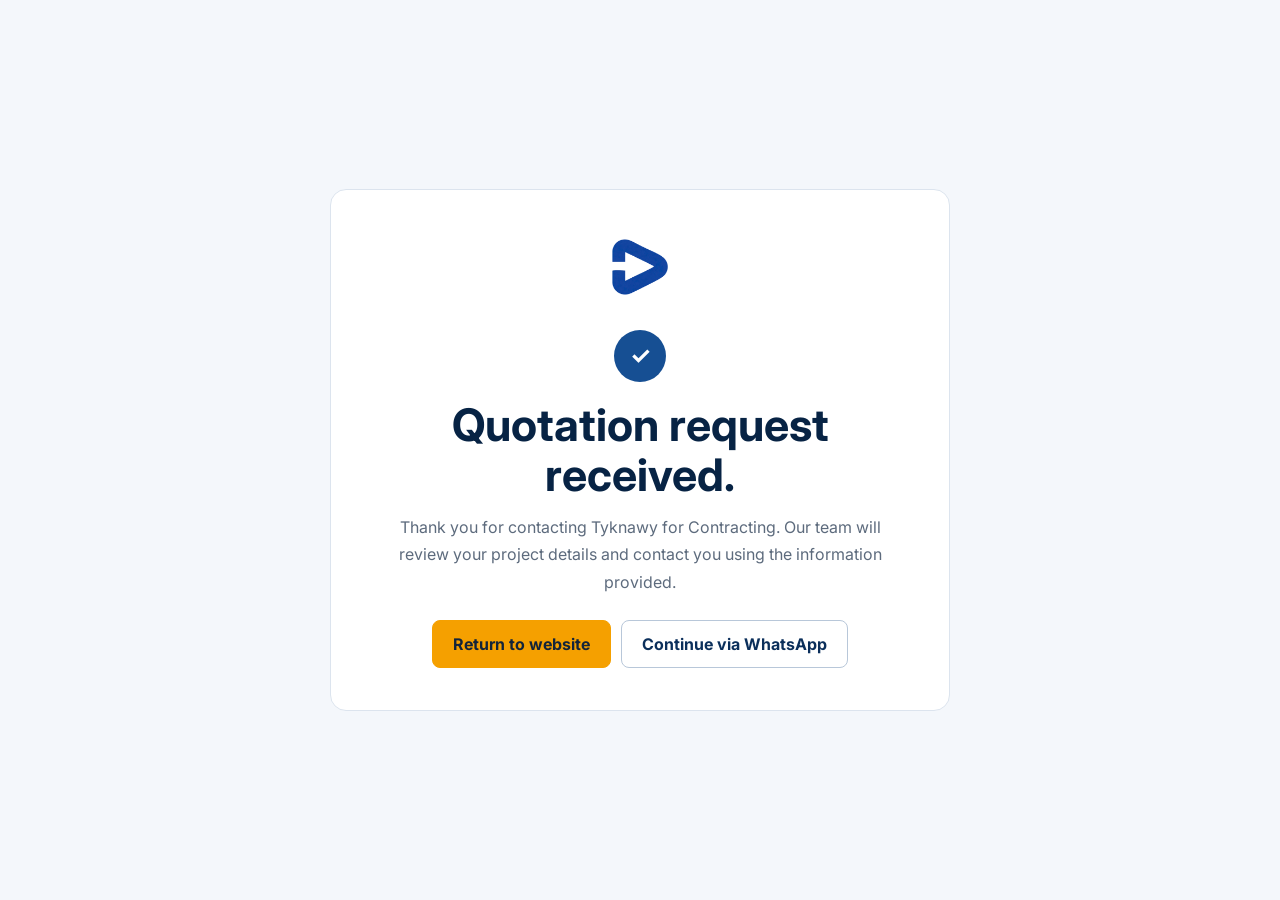
<file: thankyou/index.html>
<!doctype html>
<html lang="en">
<head>
  <meta charset="UTF-8">
  <meta name="viewport" content="width=device-width, initial-scale=1">
  <meta name="robots" content="noindex,nofollow">
  <meta name="theme-color" content="#0b2f5b">
  <link rel="icon" type="image/png" href="../images/favicon.png">
  <link rel="preconnect" href="https://fonts.googleapis.com">
  <link rel="preconnect" href="https://fonts.gstatic.com" crossorigin>
  <link href="https://fonts.googleapis.com/css2?family=Inter:wght@400;500;600;700&display=swap" rel="stylesheet">
  <title>Quotation Request Received | Tyknawy</title>
  <style>
    *{box-sizing:border-box}body{margin:0;min-height:100vh;display:grid;place-items:center;padding:24px;font-family:"Inter",system-ui,sans-serif;color:#13243a;background:#f4f7fb}.card{width:min(620px,100%);padding:42px;background:#fff;border:1px solid #dce4ee;border-radius:16px;text-align:center}.logo{width:70px;margin:0 auto 24px}.mark{display:grid;place-items:center;width:52px;height:52px;margin:0 auto 18px;color:#fff;background:#164f93;border-radius:50%;font-size:24px;font-weight:700}h1{margin:0 0 14px;color:#072344;font-size:clamp(2rem,6vw,2.8rem);line-height:1.12}p{margin:0 auto 24px;max-width:52ch;color:#5d6b7d;line-height:1.7}.actions{display:flex;flex-wrap:wrap;justify-content:center;gap:10px}.button{display:inline-flex;align-items:center;justify-content:center;min-height:48px;padding:0 20px;border:1px solid #b8c7d9;border-radius:8px;color:#0b2f5b;font-weight:700;text-decoration:none}.button.primary{border-color:#f5a000;background:#f5a000;color:#13243a}
  </style>
</head>
<body>
  <main class="card">
    <img class="logo" src="../images/tyknawy-logo-header.png" alt="Tyknawy logo">
    <div class="mark" aria-hidden="true">✓</div>
    <h1>Quotation request received.</h1>
    <p>Thank you for contacting Tyknawy for Contracting. Our team will review your project details and contact you using the information provided.</p>
    <div class="actions"><a class="button primary" href="/">Return to website</a><a class="button" href="https://wa.me/97471040746" target="_blank" rel="noreferrer">Continue via WhatsApp</a></div>
  </main>
</body>
</html>
</file>
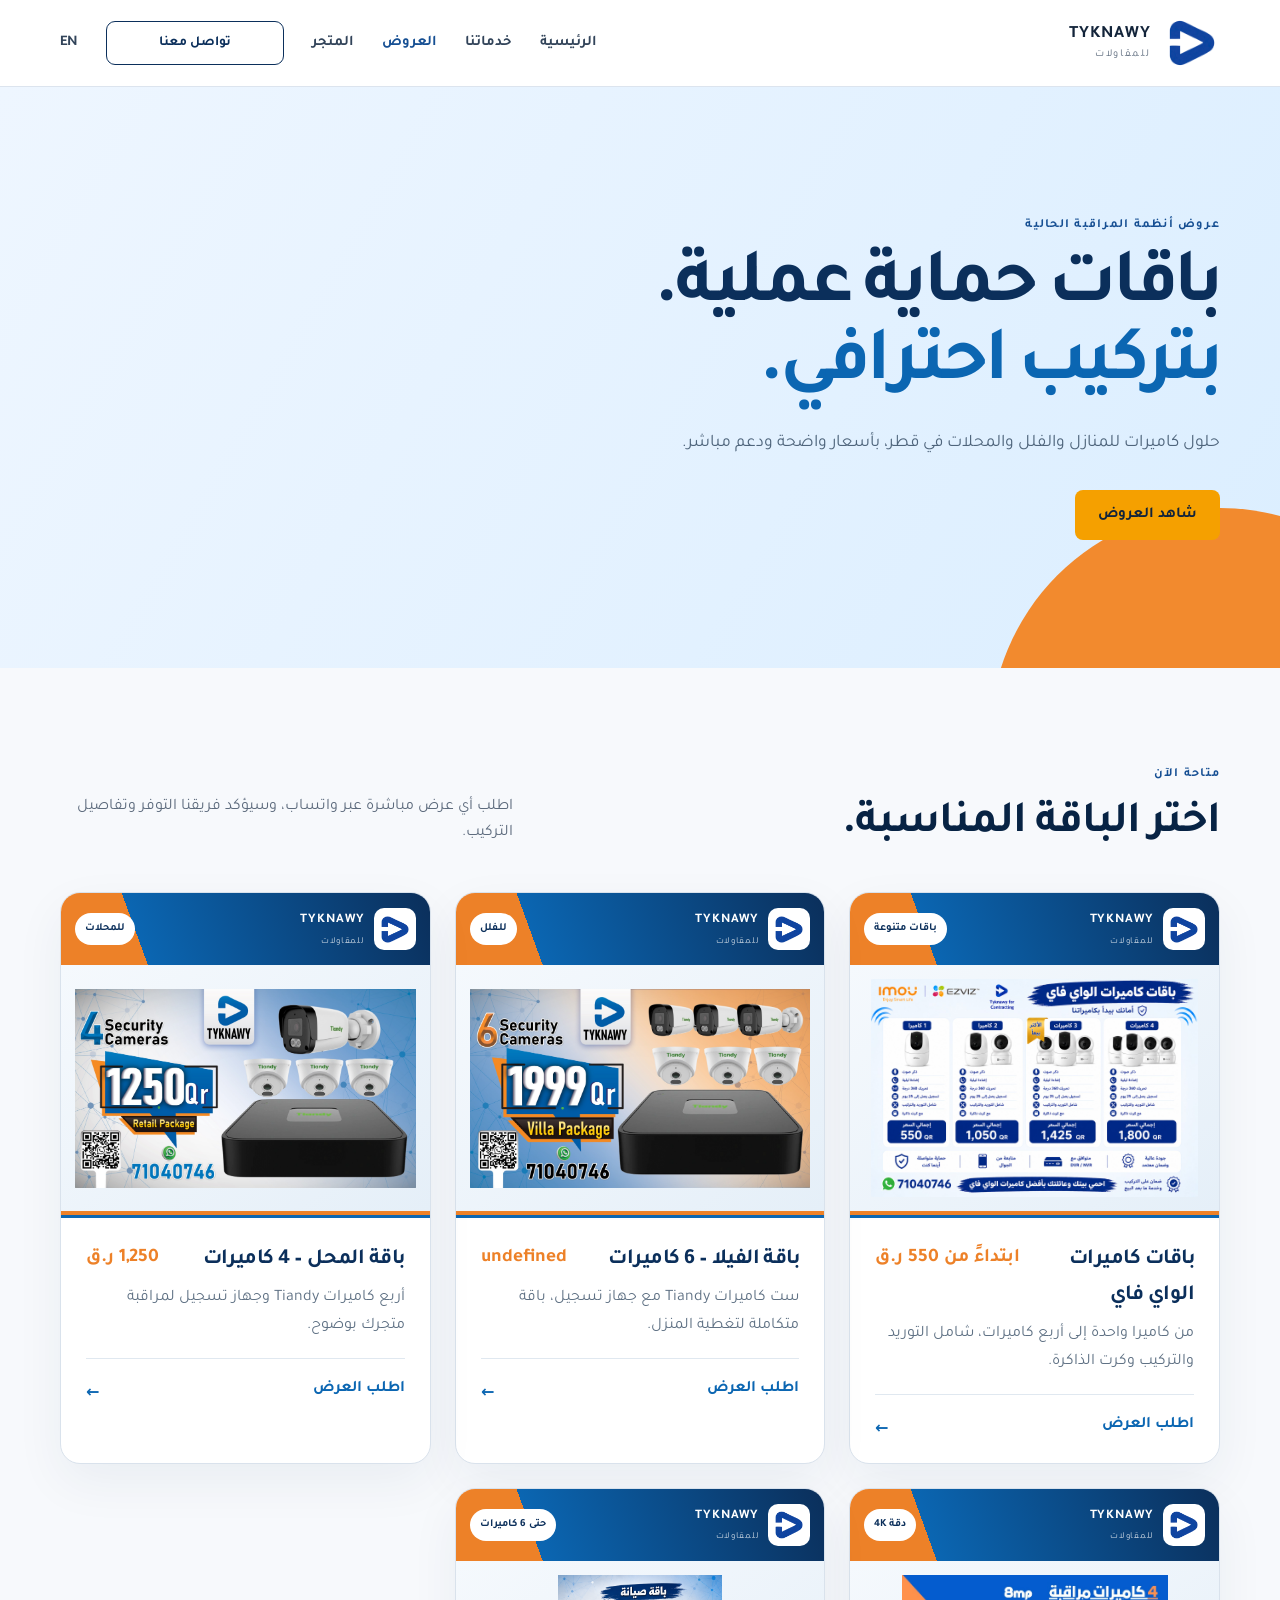
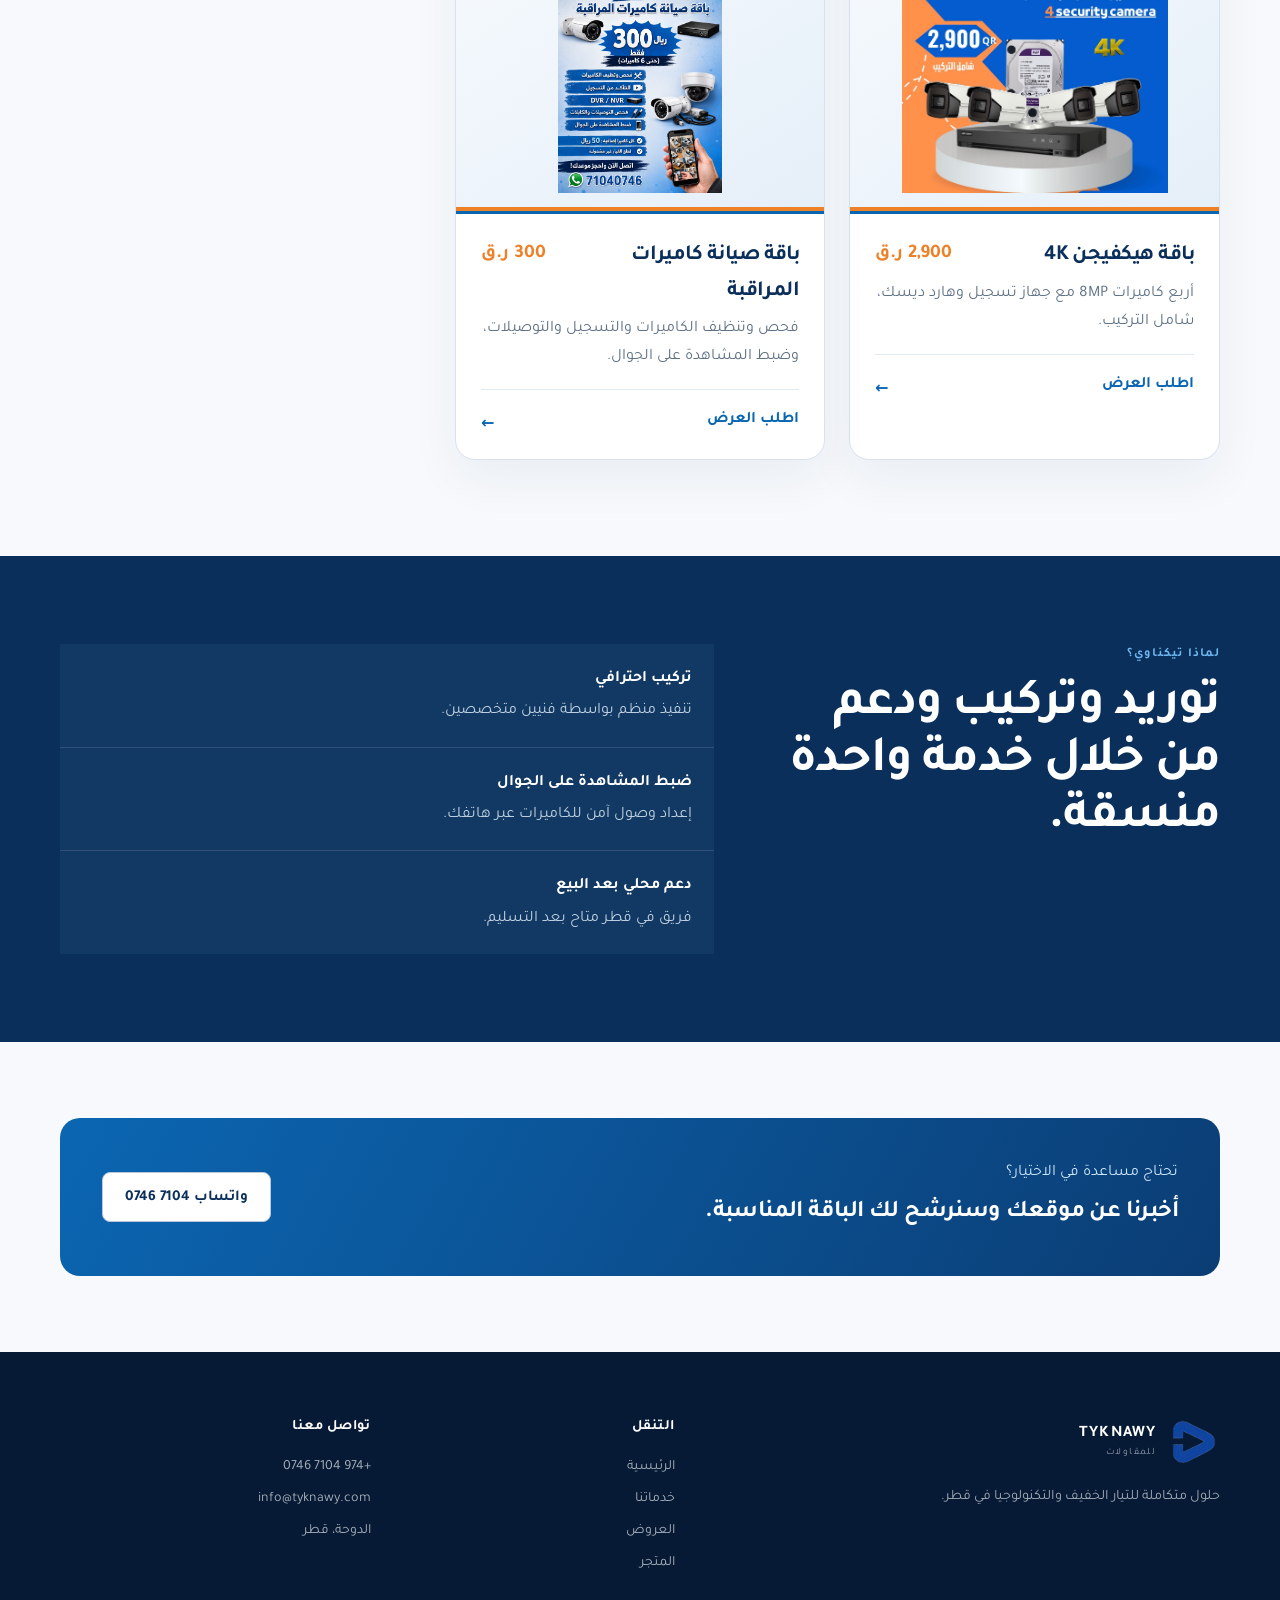
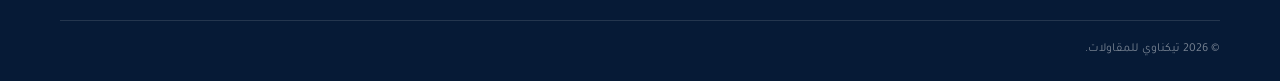
<file: ar/offers/index.html>
<!DOCTYPE html>
<html lang="ar" dir="rtl"><head><meta charset="utf-8"><meta name="viewport" content="width=device-width, initial-scale=1"><meta name="description" content="أحدث عروض كاميرات المراقبة والصيانة من تيكناوي للمقاولات في قطر."><meta name="theme-color" content="#0b2f5b"><link rel="icon" href="../../images/favicon.png" type="image/png"><link rel="canonical" href="https://tyknawy.com/ar/offers/"><link rel="alternate" hreflang="en" href="https://tyknawy.com/offers/"><link rel="alternate" hreflang="ar" href="https://tyknawy.com/ar/offers/"><link rel="stylesheet" href="../../styles.css?v=13.3"><link href="https://fonts.googleapis.com/css2?family=Tajawal:wght@400;500;600;700;800&display=swap" rel="stylesheet"><title>عروض كاميرات المراقبة في قطر | تيكناوي</title><style>body{font-family:"Tajawal",Inter,system-ui,sans-serif}</style></head>
<body class="offers-page"><a class="skip-link" href="#main">تخطي إلى المحتوى</a><header class="site-header" data-header><div class="container header-inner"><a class="brand" href="/ar/" aria-label="الصفحة الرئيسية"><img src="../../images/tyknawy-logo-header.png" alt="" width="48" height="48"><span><strong>TYKNAWY</strong><small>للمقاولات</small></span></a><button class="nav-toggle" data-nav-toggle aria-controls="primary-navigation" aria-expanded="false" aria-label="فتح القائمة"><span></span><span></span><span></span></button><nav class="primary-nav" data-nav id="primary-navigation" aria-label="التنقل الرئيسي"><a href="/ar/">الرئيسية</a><a href="/ar/#services">خدماتنا</a><a class="active" href="/ar/offers/">العروض</a><a href="/ar/store/">المتجر</a><a class="nav-cta" href="https://wa.me/97471040746">تواصل معنا</a><a href="/offers/" lang="en">EN</a></nav></div></header>
<main id="main"><section class="offers-hero"><div class="container"><p class="eyebrow">عروض أنظمة المراقبة الحالية</p><h1>باقات حماية عملية.<br><span>بتركيب احترافي.</span></h1><p>حلول كاميرات للمنازل والفلل والمحلات في قطر، بأسعار واضحة ودعم مباشر.</p><a class="button button-primary" href="#current-offers">شاهد العروض</a></div></section><section class="section offers-list" id="current-offers"><div class="container"><div class="section-heading"><div><p class="eyebrow">متاحة الآن</p><h2>اختر الباقة المناسبة.</h2></div><p>اطلب أي عرض مباشرة عبر واتساب، وسيؤكد فريقنا التوفر وتفاصيل التركيب.</p></div><div class="offers-grid" data-offers-grid></div></div></section><section class="offers-assurance"><div class="container"><div><p class="eyebrow">لماذا تيكناوي؟</p><h2>توريد وتركيب ودعم من خلال خدمة واحدة منسقة.</h2></div><ul><li><strong>تركيب احترافي</strong><span>تنفيذ منظم بواسطة فنيين متخصصين.</span></li><li><strong>ضبط المشاهدة على الجوال</strong><span>إعداد وصول آمن للكاميرات عبر هاتفك.</span></li><li><strong>دعم محلي بعد البيع</strong><span>فريق في قطر متاح بعد التسليم.</span></li></ul></div></section><section class="offers-cta"><div class="container"><div><span>تحتاج مساعدة في الاختيار؟</span><h2>أخبرنا عن موقعك وسنرشح لك الباقة المناسبة.</h2></div><a class="button button-secondary" href="https://wa.me/97471040746" target="_blank" rel="noopener noreferrer">واتساب 7104 0746</a></div></section></main>
<footer class="footer"><div class="container footer-main"><div class="footer-brand"><a href="/ar/"><img alt="شعار تيكناوي" src="../../images/tyknawy-logo-header.png" width="54" height="54"><span><strong>TYKNAWY</strong><small>للمقاولات</small></span></a><p>حلول متكاملة للتيار الخفيف والتكنولوجيا في قطر.</p></div><div><h2>التنقل</h2><nav><a href="/ar/">الرئيسية</a><a href="/ar/#services">خدماتنا</a><a href="/ar/offers/">العروض</a><a href="/ar/store/">المتجر</a></nav></div><div><h2>تواصل معنا</h2><nav><a href="tel:+97471040746">+974 7104 0746</a><a href="mailto:info@tyknawy.com">info@tyknawy.com</a><span>الدوحة، قطر</span></nav></div></div><div class="container footer-bottom"><span>© 2026 تيكناوي للمقاولات.</span></div></footer><script src="../../script.js?v=13.2" defer></script><script src="../../offers/offers-data.js?v=13.2" defer></script><script src="../../offers/offers.js?v=13.2" defer></script></body></html>
</file>
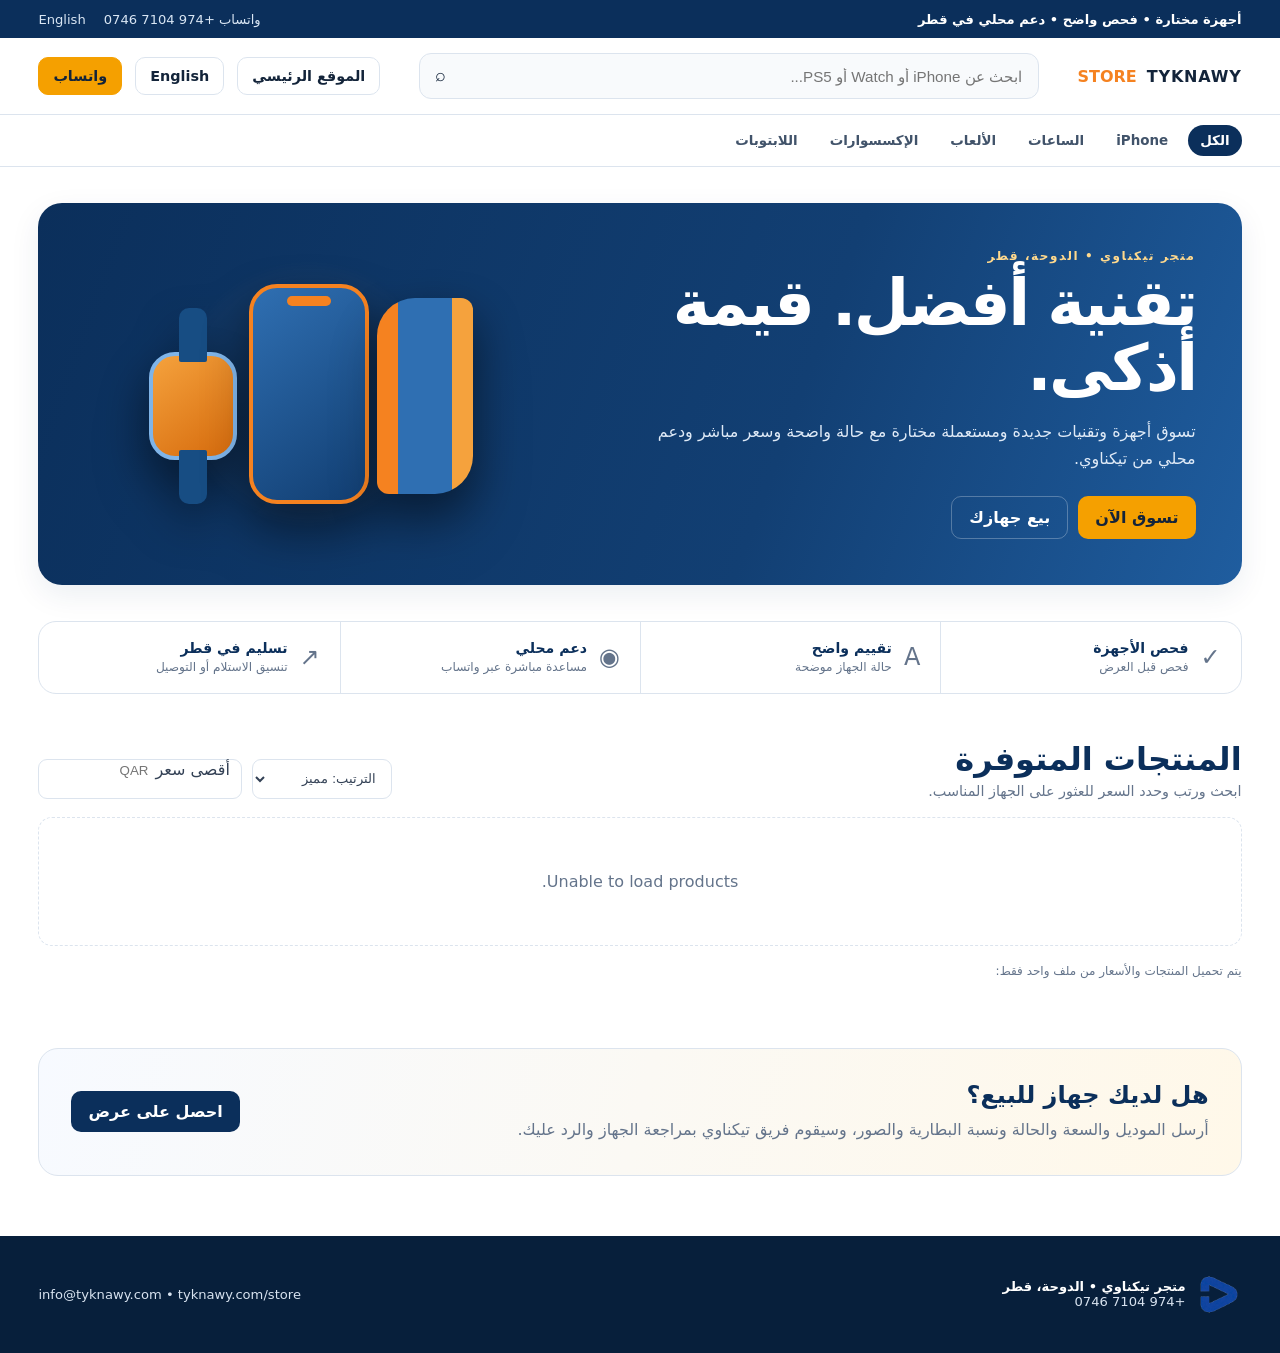
<file: ar/store/index.html>
<!doctype html><html lang="ar" dir="rtl"><head><meta charset="utf-8"><meta name="viewport" content="width=device-width,initial-scale=1"><title>متجر تيكناوي | أجهزة وتقنية في قطر</title><meta name="description" content="Tyknawy Store Qatar"><link rel="icon" href="/images/favicon.png"><style>
:root{--navy:#0b2f5b;--dark:#071f3b;--blue:#164f93;--orange:#f5a000;--orange2:#ffb321;--ink:#13243a;--muted:#64748b;--soft:#f5f7fb;--line:#dce4ee;--white:#fff;--green:#138a4d;--red:#bd3030;--shadow:0 10px 30px rgba(11,47,91,.08)}
*{box-sizing:border-box}html{scroll-behavior:smooth}body{margin:0;font-family:Inter,system-ui,-apple-system,"Segoe UI",Arial,sans-serif;color:var(--ink);background:#fff}a{text-decoration:none;color:inherit}.c{width:min(1220px,94%);margin:auto}
.topbar{background:var(--navy);color:#fff;font-size:.82rem}.topbar .c{min-height:38px;display:flex;align-items:center;justify-content:space-between;gap:18px}.topbar .promo{font-weight:750}.topbar .minor{color:#d9e6f4;display:flex;gap:18px;align-items:center}
header{position:sticky;top:0;z-index:20;background:rgba(255,255,255,.97);border-bottom:1px solid var(--line);backdrop-filter:blur(12px)}.nav{min-height:76px;display:grid;grid-template-columns:auto 1fr auto;align-items:center;gap:28px}.brand{display:flex;align-items:center;gap:10px}.brand img{width:50px;height:50px;object-fit:contain}.brand strong{display:block;color:var(--navy);letter-spacing:.025em}.brand small{display:block;color:var(--muted);font-size:.64rem;letter-spacing:.1em}.search{position:relative;max-width:620px;width:100%;justify-self:center}.search input{width:100%;height:46px;border:1px solid var(--line);border-radius:12px;padding:0 48px 0 16px;font-size:.95rem;outline:none;background:#f8fafc}.search input:focus{border-color:var(--blue);box-shadow:0 0 0 3px rgba(22,79,147,.08)}.search .icon{position:absolute;right:16px;top:12px;font-size:1.1rem}.nav-actions{display:flex;align-items:center;gap:13px;font-size:.9rem;font-weight:700}.pill{padding:10px 14px;border:1px solid var(--line);border-radius:10px;background:#fff}.whatsapp{background:var(--orange);border-color:var(--orange);font-weight:850}.whatsapp:hover{background:var(--orange2)}
.catbar{border-bottom:1px solid var(--line);background:#fff}.catbar .c{display:flex;align-items:center;gap:8px;overflow:auto;padding:10px 0;scrollbar-width:none}.catbar .c::-webkit-scrollbar{display:none}.catlink{white-space:nowrap;padding:8px 12px;border-radius:999px;font-size:.84rem;font-weight:750;color:#41536a;cursor:pointer}.catlink:hover,.catlink.on{background:var(--navy);color:#fff}
.hero{padding:36px 0}.hero-card{border-radius:24px;overflow:hidden;background:linear-gradient(110deg,var(--navy),#123f73 62%,#1f5d9f);color:#fff;display:grid;grid-template-columns:1.1fr .9fr;align-items:center;min-height:310px;box-shadow:var(--shadow)}.hero-copy{padding:46px}.eyebrow{font-size:.75rem;font-weight:900;letter-spacing:.13em;text-transform:uppercase;color:#ffd98d}.hero h1{font-size:clamp(2.3rem,5vw,4.1rem);line-height:1.02;margin:8px 0 16px;letter-spacing:-.04em}.hero p{color:#dfeaf7;max-width:650px;line-height:1.7;margin:0}.hero-actions{display:flex;gap:10px;flex-wrap:wrap;margin-top:24px}.primary,.secondary{display:inline-flex;align-items:center;justify-content:center;padding:11px 17px;border-radius:10px;font-weight:850}.primary{background:var(--orange);color:#14243a}.secondary{border:1px solid #ffffff44;color:#fff}.hero-art{height:100%;display:flex;align-items:center;justify-content:center;font-size:6.7rem;letter-spacing:-26px;filter:drop-shadow(0 20px 22px #0005);position:relative}.hero-art:before{content:"";position:absolute;width:240px;height:240px;border-radius:50%;background:var(--orange);filter:blur(100px);opacity:.25}
.features{border:1px solid var(--line);border-radius:18px;background:#fff;display:grid;grid-template-columns:repeat(4,1fr);margin-bottom:34px;overflow:hidden}.feature{padding:18px 20px;border-right:1px solid var(--line);display:flex;gap:12px;align-items:center}.feature:last-child{border-right:0}.feature .ico{font-size:1.5rem}.feature strong{display:block;font-size:.88rem;color:var(--navy)}.feature span{font-size:.76rem;color:var(--muted)}
.shop{padding:12px 0 70px}.toolbar{display:flex;align-items:flex-end;justify-content:space-between;gap:18px;margin-bottom:18px}.toolbar h2{margin:0;color:var(--navy);font-size:2rem}.toolbar p{margin:5px 0 0;color:var(--muted);font-size:.9rem}.controls{display:flex;gap:10px;flex-wrap:wrap;align-items:center}.control{height:40px;border:1px solid var(--line);border-radius:9px;background:#fff;padding:0 11px;color:#334155}.control input{border:0;outline:0;width:100px}.result-count{font-size:.82rem;color:var(--muted);margin-bottom:14px}.products{display:grid;grid-template-columns:repeat(4,1fr);gap:16px}.card{border:1px solid var(--line);border-radius:16px;overflow:hidden;background:#fff;box-shadow:0 5px 18px rgba(11,47,91,.05);transition:.2s ease;position:relative}.card:hover{transform:translateY(-3px);box-shadow:var(--shadow);border-color:#c9d6e5}.pic{height:220px;background:#f7f9fc;display:flex;align-items:center;justify-content:center;position:relative;font-size:5.6rem}.pic img{width:100%;height:100%;object-fit:contain;padding:18px}.photo-placeholder{width:100%;height:100%;display:flex;flex-direction:column;align-items:center;justify-content:center;gap:9px;background:linear-gradient(145deg,#fbfcfe,#f1f5f9);color:#8a98aa;text-align:center;padding:24px}.photo-placeholder .ph-brand{font-size:.68rem;letter-spacing:.16em;font-weight:900;color:#0b2f5b}.photo-placeholder .ph-title{font-size:.9rem;font-weight:800;color:#64748b}.photo-placeholder .ph-note{font-size:.7rem;color:#94a3b8}.badge{position:absolute;left:10px;top:10px;background:var(--orange);color:#172536;padding:6px 9px;border-radius:6px;font-size:.68rem;font-weight:900;z-index:2}.grade{position:absolute;left:10px;bottom:10px;background:#fff;border:1px solid var(--line);padding:5px 8px;border-radius:999px;font-size:.65rem;font-weight:800}.stock{position:absolute;right:10px;top:11px;background:#fff;border:1px solid var(--line);padding:5px 8px;border-radius:999px;color:var(--green);font-size:.68rem;font-weight:850}.stock.sold{color:var(--red)}.stock.reserved{color:#a26700}.body{padding:15px}.brandline{font-size:.68rem;text-transform:uppercase;letter-spacing:.08em;color:#8794a5;font-weight:800;margin-bottom:5px}.title{font-size:.98rem;font-weight:850;color:var(--navy);line-height:1.35;min-height:42px}.spec{font-size:.78rem;color:var(--muted);line-height:1.5;min-height:48px;margin-top:7px}.condition{font-size:.77rem;margin:11px 0;color:#42536a}.pricebox{display:flex;align-items:end;justify-content:space-between;gap:8px;margin-top:8px}.price{font-weight:900;color:var(--navy);font-size:1.25rem}.price small{font-size:.68rem;color:var(--muted);font-weight:700}.old{font-size:.72rem;color:#94a3b8;text-decoration:line-through;margin-top:2px}.buy{background:var(--orange);padding:9px 10px;border-radius:8px;font-size:.75rem;font-weight:900;white-space:nowrap}.buy.disabled{opacity:.48;cursor:not-allowed}.empty{grid-column:1/-1;text-align:center;padding:54px;border:1px dashed var(--line);border-radius:14px;color:var(--muted)}
.sell{margin-bottom:60px;background:linear-gradient(105deg,#f7faff,#fff8e9);border:1px solid var(--line);border-radius:20px;padding:32px;display:grid;grid-template-columns:1fr auto;align-items:center;gap:22px}.sell h2{margin:0 0 8px;color:var(--navy)}.sell p{margin:0;color:var(--muted);line-height:1.6}.sell .primary{background:var(--navy);color:#fff}.note{font-size:.75rem;color:var(--muted);margin-top:18px}
footer{background:var(--dark);color:#d7e2ef;padding:36px 0}.foot{display:flex;justify-content:space-between;align-items:center;gap:20px;flex-wrap:wrap;font-size:.82rem}.fbrand{display:flex;align-items:center;gap:10px}.fbrand img{width:46px}.foot strong{color:#fff}
@media(max-width:1020px){.products{grid-template-columns:repeat(3,1fr)}.features{grid-template-columns:repeat(2,1fr)}.feature:nth-child(2){border-right:0}.nav{grid-template-columns:auto 1fr}.nav-actions{grid-column:1/-1;justify-content:flex-end;padding-bottom:10px}.search{justify-self:end}.hero-card{grid-template-columns:1fr}.hero-art{display:none}}
@media(max-width:760px){.topbar .minor{display:none}.nav{display:flex;flex-wrap:wrap;gap:12px;padding:11px 0}.search{order:3;max-width:none}.nav-actions .pill:not(.whatsapp){display:none}.products{grid-template-columns:repeat(2,1fr)}.toolbar{align-items:flex-start;flex-direction:column}.controls{width:100%}.controls .control{flex:1}.hero-copy{padding:32px}.features{grid-template-columns:1fr}.feature{border-right:0;border-bottom:1px solid var(--line)}.feature:last-child{border-bottom:0}.sell{grid-template-columns:1fr}.brand small{display:none}}
@media(max-width:500px){.products{grid-template-columns:1fr}.pic{height:245px}.hero{padding-top:20px}.hero h1{font-size:2.5rem}.hero-copy{padding:27px}.nav-actions{gap:7px}.brand img{width:44px;height:44px}}
.search input{padding:0 16px 0 48px}.search .icon{right:auto;left:16px}.feature{border-right:0;border-left:1px solid var(--line)}.feature:last-child{border-left:0}.badge{left:auto;right:10px}.stock{right:auto;left:10px}.grade{left:auto;right:10px}
.hero-retail-visual{
  min-height:260px;
  display:flex;
  align-items:center;
  justify-content:center;
  position:relative;
  overflow:hidden;
}
.hero-retail-visual::before{
  content:"";
  position:absolute;
  width:260px;
  height:260px;
  border-radius:50%;
  background:rgba(255,255,255,.08);
  filter:blur(6px);
}
.hero-product-stack{
  position:relative;
  width:min(360px,90%);
  height:240px;
}
.hero-device{
  position:absolute;
  border-radius:28px;
  box-shadow:0 22px 50px rgba(0,0,0,.24);
}
.hero-phone{
  width:120px;
  height:220px;
  left:120px;
  top:10px;
  background:linear-gradient(145deg,#2f6fb2,#123f73);
  border:4px solid #f58220;
}
.hero-phone::before{
  content:"";
  position:absolute;
  width:44px;
  height:10px;
  border-radius:10px;
  background:#f58220;
  top:8px;
  left:34px;
}
.hero-watch{
  width:88px;
  height:108px;
  left:20px;
  top:78px;
  background:linear-gradient(145deg,#f5a23d,#d66b0d);
  border:4px solid #7fb4e8;
  border-radius:26px;
}
.hero-watch::before,.hero-watch::after{
  content:"";
  position:absolute;
  left:26px;
  width:28px;
  height:54px;
  background:#174d83;
}
.hero-watch::before{top:-48px;border-radius:10px 10px 2px 2px}
.hero-watch::after{bottom:-48px;border-radius:2px 2px 10px 10px}
.hero-console{
  width:96px;
  height:196px;
  right:16px;
  top:24px;
  border-radius:38px 12px 38px 12px;
  background:linear-gradient(90deg,#f58220 0 22%,#2f6fb2 22% 78%,#f5a23d 78%);
}
.hero-retail-label{
  position:absolute;
  bottom:8px;
  left:50%;
  transform:translateX(-50%);
  font-size:.72rem;
  letter-spacing:.14em;
  font-weight:900;
  color:rgba(255,255,255,.72);
  white-space:nowrap;
}

</style><link rel="alternate" hreflang="en" href="https://tyknawy.com/store/"><link rel="alternate" hreflang="ar" href="https://tyknawy.com/ar/store/"></head><body>
<div class="topbar"><div class="c"><div class="promo">أجهزة مختارة • فحص واضح • دعم محلي في قطر</div><div class="minor"><span>واتساب +974 7104 0746</span><a href="/store/">English</a></div></div></div>
<header><div class="c nav"><a href="/store/" class="brand"><span style="font-weight:900;letter-spacing:.05em">TYKNAWY</span> <span style="color:#f58220;font-weight:900">STORE</span></a><div class="search"><input id="q" placeholder="ابحث عن iPhone أو Watch أو PS5..."><span class="icon">⌕</span></div><div class="nav-actions"><a class="pill" href="/">الموقع الرئيسي</a><a class="pill" href="/store/">English</a><a class="pill whatsapp" href="https://wa.me/97471040746?text=Hello%20Tyknawy%20Store" target="_blank">واتساب</a></div></div></header>
<div class="catbar"><div class="c"><span class="catlink on" data-category="all">الكل</span><span class="catlink" data-category="iphone">iPhone</span><span class="catlink" data-category="watch">الساعات</span><span class="catlink" data-category="gaming">الألعاب</span><span class="catlink" data-category="accessories">الإكسسوارات</span><span class="catlink" data-category="laptop">اللابتوبات</span></div></div>
<main><section class="hero"><div class="c"><div class="hero-card"><div class="hero-copy"><div class="eyebrow">متجر تيكناوي • الدوحة، قطر</div><h1>تقنية أفضل. قيمة أذكى.</h1><p>تسوق أجهزة وتقنيات جديدة ومستعملة مختارة مع حالة واضحة وسعر مباشر ودعم محلي من تيكناوي.</p><div class="hero-actions"><a class="primary" href="#shop">تسوق الآن</a><a class="secondary" href="#sell">بيع جهازك</a></div></div><div class="hero-art hero-retail-visual"><div class="hero-product-stack"><div class="hero-device hero-watch"></div><div class="hero-device hero-phone"></div><div class="hero-device hero-console"></div></div></div></div></div></div></section>
<div class="c"><div class="features"><div class="feature"><span class="ico">✓</span><div><strong>فحص الأجهزة</strong><span>فحص قبل العرض</span></div></div><div class="feature"><span class="ico">A</span><div><strong>تقييم واضح</strong><span>حالة الجهاز موضحة</span></div></div><div class="feature"><span class="ico">◉</span><div><strong>دعم محلي</strong><span>مساعدة مباشرة عبر واتساب</span></div></div><div class="feature"><span class="ico">↗</span><div><strong>تسليم في قطر</strong><span>تنسيق الاستلام أو التوصيل</span></div></div></div></div>
<section class="shop" id="shop"><div class="c"><div class="toolbar"><div><h2>المنتجات المتوفرة</h2><p>ابحث ورتب وحدد السعر للعثور على الجهاز المناسب.</p></div><div class="controls"><select id="sort" class="control"><option value="featured">الترتيب: مميز</option><option value="low">السعر: من الأقل</option><option value="high">السعر: من الأعلى</option><option value="name">الاسم</option></select><label class="control">أقصى سعر <input id="maxPrice" type="number" min="0" step="50" placeholder="QAR"></label></div></div><div class="result-count" id="count"></div><div class="products" id="product-list"></div><div class="note">يتم تحميل المنتجات والأسعار من ملف واحد فقط:</div></div></section>
<section id="sell"><div class="c"><div class="sell"><div><h2>هل لديك جهاز للبيع؟</h2><p>أرسل الموديل والسعة والحالة ونسبة البطارية والصور، وسيقوم فريق تيكناوي بمراجعة الجهاز والرد عليك.</p></div><a class="primary" href="https://wa.me/97471040746?text=Hello%20Tyknawy%20Store%2C%20I%20want%20to%20sell%20a%20device" target="_blank">احصل على عرض</a></div></div></section></main>
<footer><div class="c foot"><div class="fbrand"><img src="/images/tyknawy-logo-header.png" alt="Tyknawy"><span><strong>متجر تيكناوي • الدوحة، قطر</strong><br>+974 7104 0746</span></div><div>info@tyknawy.com • tyknawy.com/store</div></div></footer><script>
const STORE_LANG=document.documentElement.lang==='ar'?'ar':'en';
const STORE_PHONE='97471040746';
const T={
 en:{stock:'In stock',reserved:'Reserved',sold:'Sold',ask:'Ask / Buy',qar:'QAR',storageLabel:'Storage',grade:'Grade',results:'products',empty:'No products match your filters.'},
 ar:{stock:'متوفر',reserved:'محجوز',sold:'مباع',ask:'استفسار / شراء',qar:'ر.ق',storageLabel:'السعة',grade:'التقييم',results:'منتج',empty:'لا توجد منتجات مطابقة للفلاتر.'}
};
let allProducts=[], activeCategory='all', activeSeries='';
const esc=s=>String(s??'').replace(/[&<>"']/g,m=>({'&':'&amp;','<':'&lt;','>':'&gt;','"':'&quot;',"'":'&#039;'}[m]));
function getText(p,key){return STORE_LANG==='ar'?(p[key+'_ar']||p[key+'_en']||''):(p[key+'_en']||'')}
function filtered(){
 const q=document.getElementById('q').value.trim().toLowerCase();
 const max=parseFloat(document.getElementById('maxPrice').value)||Infinity;
 let items=allProducts.filter(p=>activeCategory==='all'||p.category===activeCategory).filter(p=>!activeSeries||String(p.series||'')===activeSeries).filter(p=>Number(p.price||0)<=0||Number(p.price||0)<=max).filter(p=>{
   const bag=[p.name_en,p.name_ar,p.spec_en,p.spec_ar,p.brand,p.category].join(' ').toLowerCase(); return !q||bag.includes(q);
 });
 const sort=document.getElementById('sort').value;
 if(sort==='low') items.sort((a,b)=>((Number(a.price)||Infinity)-(Number(b.price)||Infinity))); else if(sort==='high') items.sort((a,b)=>(Number(b.price||0)-Number(a.price||0))); else if(sort==='name') items.sort((a,b)=>getText(a,'name').localeCompare(getText(b,'name')));
 return items;
}
function render(){
 const items=filtered(); const host=document.getElementById('product-list'); document.getElementById('count').textContent=`${items.length} ${T[STORE_LANG].results}`;
 if(!items.length){host.innerHTML=`<div class="empty">${T[STORE_LANG].empty}</div>`;return}
 host.innerHTML=items.map(p=>{
  const name=getText(p,'name'), spec=getText(p,'spec'), condition=getText(p,'condition'), badge=getText(p,'badge');
  const status=p.status||'in_stock', statusClass=status==='sold'?'sold':status==='reserved'?'reserved':'';
  const label=status==='sold'?T[STORE_LANG].sold:status==='reserved'?T[STORE_LANG].reserved:T[STORE_LANG].stock;
  const imageSrc=p.image?(String(p.image).startsWith("http")?p.image:`/store/product-images/${p.image}`):""; const img=imageSrc?`<img src="${esc(imageSrc)}" alt="${esc(name)}">`:`<div class="photo-placeholder"><span class="ph-brand">TYKNAWY</span><span class="ph-title">${esc(name)}</span><span class="ph-note">${STORE_LANG==='ar'?'أضف صورة المنتج':'Add product photo'}</span></div>`;
  const msg=STORE_LANG==='ar'?`مرحباً متجر تيكناوي، أنا مهتم بجهاز ${name}. هل هو متوفر؟`:`Hello Tyknawy Store, I am interested in ${name}. Is it available?`;
  const wa=`https://wa.me/${STORE_PHONE}?text=${encodeURIComponent(msg)}`;
  const btn=status==='sold'?`<span class="buy disabled">${T[STORE_LANG].sold}</span>`:`<a class="buy" href="${wa}" target="_blank">${T[STORE_LANG].ask}</a>`;
  const hasPrice=Number(p.price||0)>0; const old=hasPrice&&Number(p.old_price||0)>Number(p.price||0)?`<div class="old">${Number(p.old_price).toLocaleString('en-US')} ${T[STORE_LANG].qar}</div>`:''; const priceHtml=hasPrice?`${Number(p.price).toLocaleString('en-US')} <small>${T[STORE_LANG].qar}</small>`:(STORE_LANG==='ar'?'السعر عند الطلب':'Price on request');
  const storageOptions=Array.isArray(p.storage_options)?p.storage_options:[];
  const firstAvailable=storageOptions.find(x=>x.status!=='sold')||storageOptions[0]||null;
  const selectedStorage=firstAvailable?firstAvailable.storage:'';
  const storageOptionsHtml=storageOptions.length?`<div class="storage-wrap"><div class="storage-label">${T[STORE_LANG].storageLabel}</div><div class="storage-row">${storageOptions.map((x,i)=>`<button type="button" class="storage-btn ${i===storageOptions.indexOf(firstAvailable)?'on':''} ${x.status==='sold'?'sold':''}" data-storage="${esc(x.storage)}" data-price="${Number(x.price||0)}" data-status="${esc(x.status||'in_stock')}" ${x.status==='sold'?'disabled':''}>${esc(x.storage)}</button>`).join('')}</div></div>`:'';

  return `<article class="card" data-product-id="${esc(p.id||'')}"><div class="pic">${badge?`<span class="badge">${esc(badge)}</span>`:''}<span class="stock ${statusClass}">● ${label}</span>${img}<span class="grade">${T[STORE_LANG].grade} ${esc(p.grade||'A')}</span></div><div class="body"><div class="brandline">${esc(p.brand||'Tyknawy Select')}</div><div class="title">${esc(name)}</div><div class="spec">${esc(spec)}</div><div class="condition">${esc(condition)}</div><div class="pricebox"><div><div class="price product-price">${storageOptions.length && firstAvailable && Number(firstAvailable.price||0)>0?`${Number(firstAvailable.price).toLocaleString('en-US')} <small>${T[STORE_LANG].qar}</small>`:priceHtml}</div>${old}</div>${btn}</div></div></article>`
 }).join('');
  bindStorageButtons();
}

function bindStorageButtons(){
  document.querySelectorAll('.card').forEach(card=>{
    const buttons=[...card.querySelectorAll('.storage-btn')];
    if(!buttons.length) return;
    const priceEl=card.querySelector('.product-price');
    const buyEl=card.querySelector('.buy');
    buttons.forEach(btn=>btn.addEventListener('click',()=>{
      if(btn.disabled) return;
      buttons.forEach(b=>b.classList.remove('on'));
      btn.classList.add('on');
      const price=Number(btn.dataset.price||0);
      if(priceEl){
        priceEl.innerHTML=price>0?`${price.toLocaleString('en-US')} <small>${T[STORE_LANG].qar}</small>`:(STORE_LANG==='ar'?'السعر عند الطلب':'Price on request');
      }
      if(buyEl){
        const u=new URL(buyEl.href);
        const txt=u.searchParams.get('text')||'';
        const clean=txt.replace(/\s*\|\s*(Storage|السعة):.*$/,'');
        u.searchParams.set('text',`${clean} | ${STORE_LANG==='ar'?'السعة':'Storage'}: ${btn.dataset.storage}`);
        buyEl.href=u.toString();
      }
    }));
    const active=buttons.find(b=>b.classList.contains('on'))||buttons.find(b=>!b.disabled);
    if(active && buyEl){
      const u=new URL(buyEl.href);
      const txt=u.searchParams.get('text')||'';
      const clean=txt.replace(/\s*\|\s*(Storage|السعة):.*$/,'');
      u.searchParams.set('text',`${clean} | ${STORE_LANG==='ar'?'السعة':'Storage'}: ${active.dataset.storage}`);
      buyEl.href=u.toString();
    }
  });
}
fetch('/store/products.json?ts='+Date.now()).then(r=>r.json()).then(data=>{allProducts=data;render()}).catch(()=>{document.getElementById('product-list').innerHTML='<div class="empty">Unable to load products.</div>'});
document.querySelectorAll('[data-category]').forEach(el=>el.addEventListener('click',()=>{activeCategory=el.dataset.category;activeSeries='';document.querySelectorAll('.catlink').forEach(x=>x.classList.remove('on'));el.classList.add('on');render()})); document.querySelectorAll('[data-series]').forEach(el=>el.addEventListener('click',()=>{activeCategory='iphone';activeSeries=el.dataset.series;document.querySelectorAll('.catlink').forEach(x=>x.classList.remove('on'));el.classList.add('on');render()}));
['q','maxPrice'].forEach(id=>document.getElementById(id).addEventListener('input',render)); document.getElementById('sort').addEventListener('change',render);
</script></body></html>
</file>
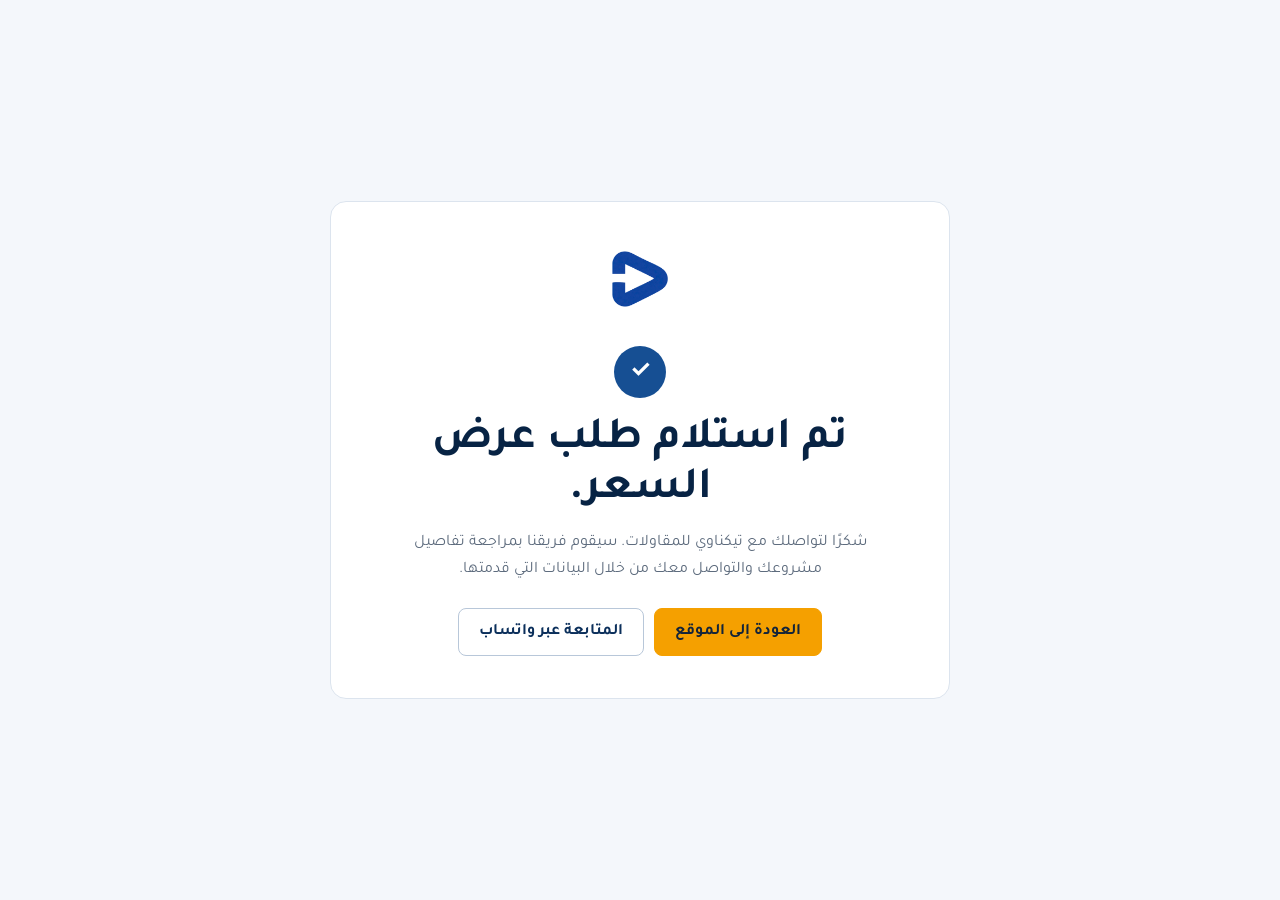
<file: ar/thank-you/index.html>
<!DOCTYPE html>

<html dir="rtl" lang="ar">
<head>
<meta charset="utf-8"/>
<meta content="width=device-width, initial-scale=1" name="viewport"/>
<meta content="noindex,nofollow" name="robots"/>
<meta content="#0b2f5b" name="theme-color"/>
<link href="../../images/favicon.png" rel="icon" type="image/png"/>
<link href="https://fonts.googleapis.com" rel="preconnect"/>
<link crossorigin="" href="https://fonts.gstatic.com" rel="preconnect"/>
<link href="https://fonts.googleapis.com/css2?family=Inter:wght@400;500;600;700&amp;display=swap" rel="stylesheet"/>
<title>تم استلام طلب عرض السعر | تيكناوي</title>
<style>
      * {
        box-sizing: border-box;
      }
      body {
        margin: 0;
        min-height: 100vh;
        display: grid;
        place-items: center;
        padding: 24px;
        font-family: "Inter", system-ui, sans-serif;
        color: #13243a;
        background: #f4f7fb;
      }
      .card {
        width: min(620px, 100%);
        padding: 42px;
        background: #fff;
        border: 1px solid #dce4ee;
        border-radius: 16px;
        text-align: center;
      }
      .logo {
        width: 70px;
        margin: 0 auto 24px;
      }
      .mark {
        display: grid;
        place-items: center;
        width: 52px;
        height: 52px;
        margin: 0 auto 18px;
        color: #fff;
        background: #164f93;
        border-radius: 50%;
        font-size: 24px;
        font-weight: 700;
      }
      h1 {
        margin: 0 0 14px;
        color: #072344;
        font-size: clamp(2rem, 6vw, 2.8rem);
        line-height: 1.12;
      }
      p {
        margin: 0 auto 24px;
        max-width: 52ch;
        color: #5d6b7d;
        line-height: 1.7;
      }
      .actions {
        display: flex;
        flex-wrap: wrap;
        justify-content: center;
        gap: 10px;
      }
      .button {
        display: inline-flex;
        align-items: center;
        justify-content: center;
        min-height: 48px;
        padding: 0 20px;
        border: 1px solid #b8c7d9;
        border-radius: 8px;
        color: #0b2f5b;
        font-weight: 700;
        text-decoration: none;
      }
      .button.primary {
        border-color: #f5a000;
        background: #f5a000;
        color: #13243a;
      }
    </style>
<style>body{font-family:"Tajawal",Inter,system-ui,sans-serif}</style><link href="https://fonts.googleapis.com/css2?family=Tajawal:wght@400;500;600;700;800&amp;display=swap" rel="stylesheet"/></head>
<body>
<main class="card">
<img alt="شعار تيكناوي" class="logo" src="../../images/tyknawy-logo-header.png"/>
<div aria-hidden="true" class="mark">✓</div>
<h1>تم استلام طلب عرض السعر.</h1>
<p>
        شكرًا لتواصلك مع تيكناوي للمقاولات. سيقوم فريقنا بمراجعة تفاصيل مشروعك والتواصل معك من خلال البيانات التي قدمتها.
      </p>
<div class="actions">
<a class="button primary" href="/ar/">العودة إلى الموقع</a><a class="button" href="https://wa.me/97471040746" rel="noopener noreferrer" target="_blank">المتابعة عبر واتساب</a>
</div>
</main>
</body>
</html>
</file>
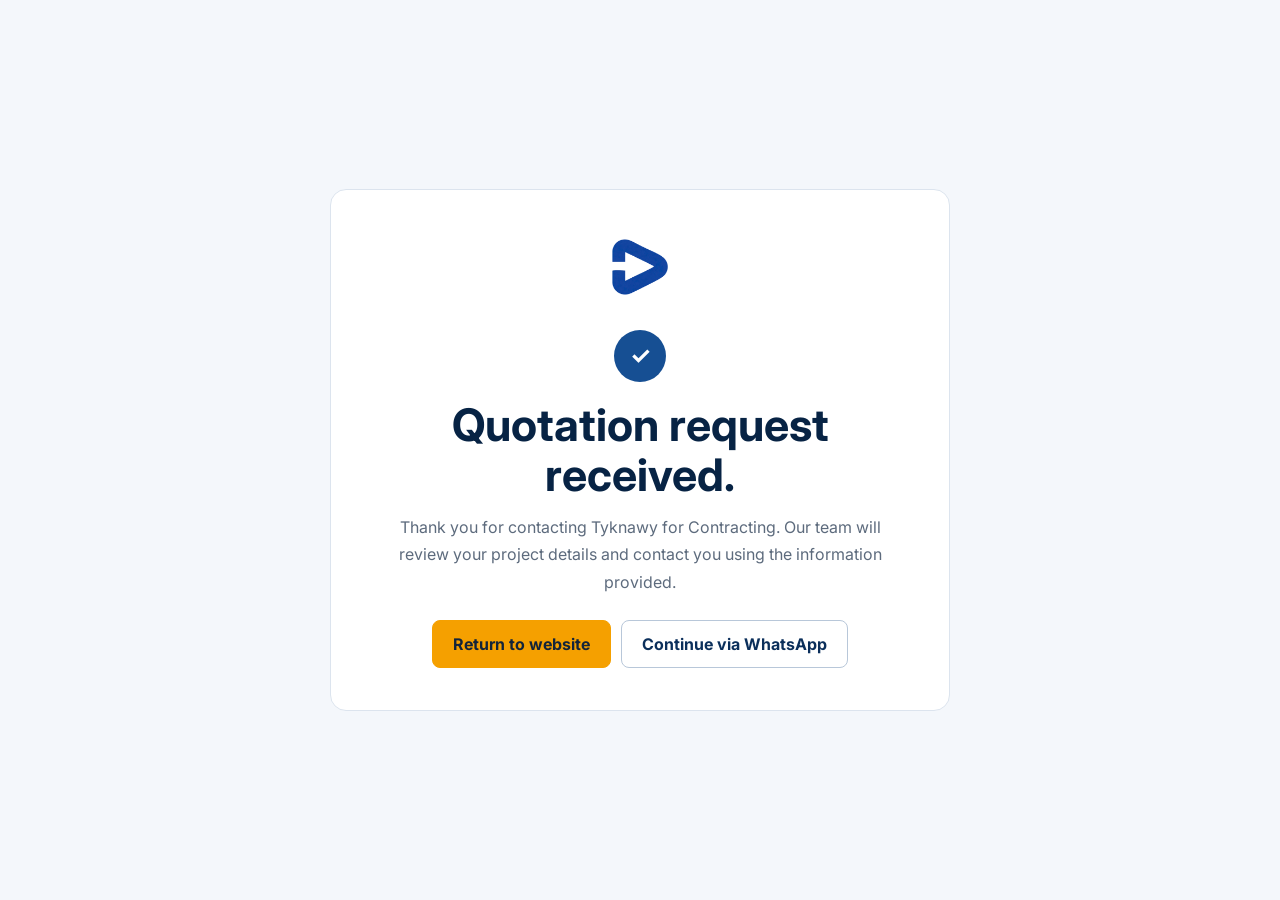
<file: thank-you.html>
<!doctype html>
<html lang="en">
  <head>
    <meta charset="UTF-8" />
    <meta name="viewport" content="width=device-width, initial-scale=1" />
    <meta name="robots" content="noindex,nofollow" />
    <meta name="theme-color" content="#0b2f5b" />
    <link rel="icon" type="image/png" href="images/favicon.png" />
    <link rel="preconnect" href="https://fonts.googleapis.com" />
    <link rel="preconnect" href="https://fonts.gstatic.com" crossorigin />
    <link
      href="https://fonts.googleapis.com/css2?family=Inter:wght@400;500;600;700&display=swap"
      rel="stylesheet"
    />
    <title>Quotation Request Received | Tyknawy</title>
    <style>
      * {
        box-sizing: border-box;
      }
      body {
        margin: 0;
        min-height: 100vh;
        display: grid;
        place-items: center;
        padding: 24px;
        font-family: "Inter", system-ui, sans-serif;
        color: #13243a;
        background: #f4f7fb;
      }
      .card {
        width: min(620px, 100%);
        padding: 42px;
        background: #fff;
        border: 1px solid #dce4ee;
        border-radius: 16px;
        text-align: center;
      }
      .logo {
        width: 70px;
        margin: 0 auto 24px;
      }
      .mark {
        display: grid;
        place-items: center;
        width: 52px;
        height: 52px;
        margin: 0 auto 18px;
        color: #fff;
        background: #164f93;
        border-radius: 50%;
        font-size: 24px;
        font-weight: 700;
      }
      h1 {
        margin: 0 0 14px;
        color: #072344;
        font-size: clamp(2rem, 6vw, 2.8rem);
        line-height: 1.12;
      }
      p {
        margin: 0 auto 24px;
        max-width: 52ch;
        color: #5d6b7d;
        line-height: 1.7;
      }
      .actions {
        display: flex;
        flex-wrap: wrap;
        justify-content: center;
        gap: 10px;
      }
      .button {
        display: inline-flex;
        align-items: center;
        justify-content: center;
        min-height: 48px;
        padding: 0 20px;
        border: 1px solid #b8c7d9;
        border-radius: 8px;
        color: #0b2f5b;
        font-weight: 700;
        text-decoration: none;
      }
      .button.primary {
        border-color: #f5a000;
        background: #f5a000;
        color: #13243a;
      }
    </style>
  </head>
  <body>
    <main class="card">
      <img
        class="logo"
        src="images/tyknawy-logo-header.png"
        alt="Tyknawy logo"
      />
      <div class="mark" aria-hidden="true">✓</div>
      <h1>Quotation request received.</h1>
      <p>
        Thank you for contacting Tyknawy for Contracting. Our team will review
        your project details and contact you using the information provided.
      </p>
      <div class="actions">
        <a class="button primary" href="/">Return to website</a
        ><a
          class="button"
          href="https://wa.me/97471040746"
          target="_blank"
          rel="noopener noreferrer"
          >Continue via WhatsApp</a
        >
      </div>
    </main>
  </body>
</html>
</file>
<file: styles.css>
:root {
  --navy: #0b2f5b;
  --navy-dark: #072344;
  --blue: #164f93;
  --orange: #f5a000;
  --ink: #13243a;
  --muted: #5d6b7d;
  --soft: #f4f7fb;
  --line: #dce4ee;
  --white: #ffffff;
  --container: 1160px;
  --radius: 16px;
  --font:
    "Inter", system-ui, -apple-system, BlinkMacSystemFont, "Segoe UI",
    sans-serif;
}

/* Version 13.1 — smaller offer artwork */
@media (min-width: 981px) {
  .offers-grid { grid-template-columns: repeat(3, minmax(0, 1fr)); gap: 24px; }
}
.offer-image { height: 250px; aspect-ratio: auto; padding: 14px; background: #edf4fa; }
.offer-image img { object-fit: contain; border-radius: 10px; }
@media (max-width: 980px) and (min-width: 761px) {
  .offers-grid { grid-template-columns: repeat(2, minmax(0, 1fr)); }
}
@media (max-width: 760px) {
  .offer-image { height: 220px; padding: 12px; }
}

/* Version 13.0 — bilingual security offers */
.primary-nav a.active{color:var(--blue);font-weight:700}.offers-page{background:#f7f9fc}.offers-hero{position:relative;overflow:hidden;padding:clamp(78px,10vw,140px) 0;background:linear-gradient(120deg,#eef6ff,#dbeeff)}.offers-hero::after{content:"";position:absolute;width:460px;height:460px;border-radius:50%;right:-170px;bottom:-300px;background:#f28a2e}.offers-hero .container{position:relative;z-index:1}.offers-hero h1{max-width:850px;margin:14px 0 22px;color:#0b2f5b;font-size:clamp(2.8rem,6vw,5.6rem);line-height:1.02;letter-spacing:-.055em}.offers-hero h1 span{color:#0b66b2}.offers-hero .container>p:not(.eyebrow){max-width:650px;margin:0 0 30px;color:#4f657c;font-size:1.1rem;line-height:1.8}.offers-list{padding-top:96px}.offers-grid{display:grid;grid-template-columns:repeat(2,minmax(0,1fr));gap:28px;margin-top:42px}.offer-card{overflow:hidden;border:1px solid #d9e2ec;border-radius:20px;background:#fff;box-shadow:0 18px 50px rgba(11,47,91,.06);transition:transform .25s ease,box-shadow .25s ease}.offer-card:hover{transform:translateY(-4px);box-shadow:0 24px 60px rgba(11,47,91,.13)}.offer-image{position:relative;overflow:hidden;aspect-ratio:1.7;background:#e7eef5}.offer-image img{width:100%;height:100%;object-fit:cover;transition:transform .35s ease}.offer-card:hover .offer-image img{transform:scale(1.025)}.offer-image>span{position:absolute;top:16px;left:16px;padding:8px 12px;border-radius:999px;background:#0b66b2;color:#fff;font-size:.76rem;font-weight:700}.offer-content{padding:25px}.offer-title-row{display:flex;justify-content:space-between;align-items:flex-start;gap:20px}.offer-title-row h2{margin:0 0 5px;color:#0b2f5b;font-size:1.35rem}.offer-title-row small{color:#74879a;text-transform:capitalize}.offer-title-row>strong{color:#ed8128;font-size:1.2rem;white-space:nowrap}.offer-content>p{min-height:52px;color:#5f7184;line-height:1.75}.offer-enquire{display:flex;justify-content:space-between;align-items:center;margin-top:18px;padding-top:17px;border-top:1px solid #e0e8f0;color:#0b66b2;font-weight:700}.offers-assurance{padding:88px 0;background:#0b2f5b;color:#fff}.offers-assurance .container{display:grid;grid-template-columns:.8fr 1.2fr;gap:70px}.offers-assurance h2{margin:10px 0 0;font-size:clamp(2rem,4vw,3.3rem);line-height:1.1}.offers-assurance .eyebrow{color:#6eb8f1}.offers-assurance ul{display:grid;gap:1px;margin:0;padding:0;list-style:none;background:rgba(255,255,255,.16)}.offers-assurance li{display:grid;padding:22px;background:#113963}.offers-assurance li span{margin-top:6px;color:#bfd0e0}.offers-cta{padding:76px 0}.offers-cta .container{display:flex;justify-content:space-between;align-items:center;gap:30px;padding:42px;border-radius:20px;background:linear-gradient(120deg,#0b66b2,#0b3d74);color:#fff}.offers-cta h2{max-width:760px;margin:8px 0 0}.offers-cta span{color:#cbe6fa}.offers-cta .button-secondary{flex:none;background:#fff}[dir="rtl"] .offer-image>span{right:16px;left:auto}[dir="rtl"] .offer-title-row small{display:none}[dir="rtl"] .offer-enquire span{transform:rotate(180deg)}
@media(max-width:760px){.offers-hero{padding:68px 0}.offers-hero::after{width:260px;height:260px;right:-130px;bottom:-190px}.offers-grid{grid-template-columns:1fr}.offer-title-row{display:block}.offer-title-row>strong{display:block;margin-top:13px}.offer-content>p{min-height:0}.offers-assurance .container{grid-template-columns:1fr;gap:35px}.offers-cta .container{align-items:flex-start;flex-direction:column;padding:30px}.offers-cta .button{width:100%}}

/* Force white text in offer sections */
.offers-page .offers-assurance h2,
.offers-page .offers-assurance h3,
.offers-page .offers-cta h2 {
  color: #ffffff !important;
  -webkit-text-fill-color: #ffffff !important;
  opacity: 1 !important;
}
* {
  box-sizing: border-box;
}
html {
  scroll-behavior: smooth;
}
body {
  margin: 0;
  font-family: var(--font);
  font-size: 16px;
  line-height: 1.65;
  color: var(--ink);
  background: #fff;
  -webkit-font-smoothing: antialiased;
}
body.menu-open {
  overflow: hidden;
}
img {
  display: block;
  max-width: 100%;
}
a {
  color: inherit;
  text-decoration: none;
}
button,
input,
select,
textarea {
  font: inherit;
}
h1,
h2,
h3,
p {
  margin-top: 0;
}
h1,
h2,
h3 {
  color: var(--navy-dark);
  letter-spacing: -0.025em;
}
p {
  max-width: 68ch;
}
.container {
  width: min(calc(100% - 40px), var(--container));
  margin-inline: auto;
}
.section {
  padding: 96px 0;
}
.skip-link {
  position: fixed;
  top: 8px;
  left: 8px;
  z-index: 1000;
  padding: 10px 14px;
  background: #fff;
  border: 2px solid var(--navy);
  transform: translateY(-150%);
}
.skip-link:focus {
  transform: none;
}
.eyebrow {
  margin-bottom: 14px;
  color: var(--blue);
  font-size: 0.78rem;
  font-weight: 700;
  letter-spacing: 0.1em;
  text-transform: uppercase;
}
.button {
  display: inline-flex;
  align-items: center;
  justify-content: center;
  min-height: 50px;
  padding: 0 22px;
  border: 1px solid transparent;
  border-radius: 8px;
  font-size: 0.95rem;
  font-weight: 700;
  transition:
    background 0.2s ease,
    border-color 0.2s ease,
    color 0.2s ease,
    transform 0.2s ease;
}
.button:hover {
  transform: translateY(-1px);
}
.button-primary {
  color: #11233b;
  background: var(--orange);
}
.button-primary:hover {
  background: #e99700;
}
.button-secondary {
  color: var(--navy);
  border-color: #b8c7d9;
  background: #fff;
}
.button-secondary:hover {
  border-color: var(--navy);
}
.site-header {
  position: sticky;
  top: 0;
  z-index: 100;
  background: rgba(255, 255, 255, 0.97);
  border-bottom: 1px solid var(--line);
  -webkit-backdrop-filter: blur(10px);
  backdrop-filter: blur(10px);
}
.header-inner {
  min-height: 82px;
  display: flex;
  align-items: center;
  justify-content: space-between;
  gap: 24px;
}
.brand {
  display: flex;
  align-items: center;
  gap: 11px;
}
.brand img {
  width: 46px;
  height: 46px;
  object-fit: contain;
}
.brand span {
  display: grid;
  line-height: 1.05;
}
.brand strong {
  font-size: 1rem;
  letter-spacing: 0.07em;
}
.brand small {
  margin-top: 5px;
  color: var(--muted);
  font-size: 0.62rem;
  letter-spacing: 0.14em;
}
.primary-nav {
  display: flex;
  align-items: center;
  gap: 28px;
}
.primary-nav > a {
  font-size: 0.92rem;
  font-weight: 600;
  color: #32445a;
}
.primary-nav > a:hover {
  color: var(--blue);
}
.primary-nav .nav-cta {
  min-height: 42px;
  padding: 0 16px;
  color: #fff;
  background: var(--navy);
  border-radius: 7px;
}
.primary-nav .nav-cta:hover {
  color: #fff;
  background: var(--blue);
}
.nav-toggle {
  display: none;
  width: 44px;
  height: 44px;
  padding: 10px;
  border: 0;
  background: transparent;
}
.nav-toggle span {
  display: block;
  height: 2px;
  margin: 5px 0;
  background: var(--navy);
}

/* Connected systems hero */
.hero {
  padding: 82px 0 72px;
  background: #eef2f6;
  overflow: hidden;
}
.hero-intro {
  text-align: center;
}
.hero-intro .eyebrow {
  margin-inline: auto;
}
.hero-intro h1 {
  max-width: 880px;
  margin: 0 auto 20px;
  font-size: clamp(2.65rem, 5vw, 4.35rem);
  line-height: 1.06;
  font-weight: 700;
}
.hero-lead {
  max-width: 790px;
  margin: 0 auto 28px;
  color: var(--muted);
  font-size: 1.06rem;
  line-height: 1.72;
}
.hero-actions {
  display: flex;
  justify-content: center;
  flex-wrap: wrap;
  gap: 12px;
}
.hero-system-stage {
  position: relative;
  height: 620px;
  margin-top: 56px;
  background: #f8fafc;
  border: 1px solid #d4dde8;
  border-radius: 22px;
  overflow: hidden;
}
.hero-system-stage:before {
  content: "";
  position: absolute;
  inset: 0;
  background-image:
    linear-gradient(rgba(11, 47, 91, 0.045) 1px, transparent 1px),
    linear-gradient(90deg, rgba(11, 47, 91, 0.045) 1px, transparent 1px);
  background-size: 42px 42px;
  -webkit-mask-image: linear-gradient(
    to bottom,
    rgba(0, 0, 0, 0.75),
    transparent 94%
  );
  mask-image: linear-gradient(to bottom, rgba(0, 0, 0, 0.75), transparent 94%);
}
.system-lines {
  position: absolute;
  inset: 0;
  width: 100%;
  height: 100%;
}
.system-lines path {
  fill: none;
  stroke: #a9b7c7;
  stroke-width: 2;
  stroke-linecap: round;
}
.system-node,
.system-hub {
  position: absolute;
  z-index: 2;
  background: #fff;
  border: 1px solid #cfd9e5;
  border-radius: 14px;
}
.system-node {
  width: 190px;
  min-height: 104px;
  display: flex;
  align-items: center;
  gap: 13px;
  padding: 18px;
}
.system-node strong {
  color: var(--navy-dark);
  font-size: 0.91rem;
  line-height: 1.35;
}
.system-icon {
  display: grid;
  place-items: center;
  flex: 0 0 42px;
  height: 42px;
  color: var(--blue);
  background: #edf4fb;
  border-radius: 10px;
}
.system-icon svg {
  width: 23px;
  height: 23px;
  fill: none;
  stroke: currentColor;
  stroke-width: 1.7;
  stroke-linecap: round;
  stroke-linejoin: round;
}
.system-hub {
  left: 50%;
  top: 52%;
  width: 292px;
  min-height: 132px;
  display: flex;
  align-items: center;
  gap: 16px;
  padding: 24px;
  transform: translate(-50%, -50%);
  border-color: #9eb5d0;
  background: var(--navy-dark);
}
.system-hub img {
  width: 58px;
  height: 58px;
  object-fit: contain;
  background: #fff;
  border-radius: 11px;
  padding: 6px;
}
.system-hub strong {
  display: block;
  color: #fff;
  font-size: 1.04rem;
}
.system-hub span {
  display: block;
  margin-top: 4px;
  color: rgba(255, 255, 255, 0.65);
  font-size: 0.78rem;
}
.node-cctv {
  left: 4%;
  top: 10%;
}
.node-network {
  left: 28%;
  top: 5%;
}
.node-av {
  right: 4%;
  top: 10%;
}
.node-electrical {
  left: 5%;
  bottom: 10%;
}
.node-elv {
  left: 54%;
  bottom: 5%;
}
.node-signage {
  right: 4%;
  bottom: 10%;
}

.credibility {
  border-top: 1px solid var(--line);
  border-bottom: 1px solid var(--line);
  background: #fff;
}
.credibility-grid {
  display: grid;
  grid-template-columns: repeat(3, 1fr);
}
.credibility article {
  display: flex;
  align-items: center;
  gap: 16px;
  min-height: 122px;
  padding: 24px 30px;
  border-right: 1px solid var(--line);
}
.credibility article:first-child {
  border-left: 1px solid var(--line);
}
.credibility-icon {
  display: grid;
  place-items: center;
  flex: 0 0 42px;
  height: 42px;
  color: var(--blue);
  background: #edf4fb;
  border-radius: 10px;
}
.credibility-icon svg {
  width: 23px;
  height: 23px;
  fill: none;
  stroke: currentColor;
  stroke-width: 1.7;
  stroke-linecap: round;
  stroke-linejoin: round;
}
.credibility strong {
  display: block;
  color: var(--navy);
  font-size: 0.98rem;
}
.credibility small {
  display: block;
  margin-top: 4px;
  color: var(--muted);
  font-size: 0.82rem;
  line-height: 1.45;
}
.about {
  background: #fff;
}
.about-layout {
  display: grid;
  grid-template-columns: 0.96fr 1.04fr;
  gap: 72px;
  align-items: center;
}
.about-media {
  aspect-ratio: 4 / 4.3;
  overflow: hidden;
  border-radius: 14px;
}
.about-media img {
  width: 100%;
  height: 100%;
  object-fit: cover;
  object-position: center center;
}
.about-copy h2,
.section-heading h2,
.technology-heading h2,
.why-copy h2,
.contact-copy h2 {
  margin-bottom: 22px;
  font-size: clamp(2.1rem, 3.5vw, 3.15rem);
  line-height: 1.16;
  font-weight: 700;
}
.about-copy .lead {
  color: #2f425a;
  font-size: 1.06rem;
  line-height: 1.75;
}
.about-copy > p:not(.eyebrow) {
  color: var(--muted);
}
.about-points {
  display: grid;
  gap: 18px;
  margin-top: 30px;
  padding-top: 28px;
  border-top: 1px solid var(--line);
}
.about-points article {
  display: grid;
  grid-template-columns: 42px 1fr;
  gap: 14px;
}
.about-points > article > span {
  color: var(--orange);
  font-size: 0.78rem;
  font-weight: 700;
}
.about-points strong {
  display: block;
  color: var(--navy);
}
.about-points p {
  margin: 4px 0 0;
  color: var(--muted);
  font-size: 0.92rem;
}
.services {
  background: var(--soft);
}
.section-heading {
  display: grid;
  grid-template-columns: 1.05fr 0.75fr;
  gap: 72px;
  align-items: end;
  margin-bottom: 42px;
}
.section-heading h2 {
  margin-bottom: 0;
}
.section-heading > p {
  margin-bottom: 4px;
  color: var(--muted);
}
.services-grid {
  display: grid;
  grid-template-columns: repeat(3, 1fr);
  gap: 20px;
}
.service-card {
  overflow: hidden;
  background: #fff;
  border: 1px solid var(--line);
  border-radius: var(--radius);
  transition:
    border-color 0.2s ease,
    transform 0.2s ease;
}
.service-card:hover {
  transform: translateY(-3px);
  border-color: #b9c9dc;
}
.service-card img {
  width: 100%;
  aspect-ratio: 16/9;
  object-fit: cover;
}
.service-body {
  position: relative;
  padding: 25px 24px 24px;
}
.service-number {
  position: absolute;
  top: 26px;
  right: 24px;
  color: #94a2b3;
  font-size: 0.72rem;
  font-weight: 700;
}
.service-body h3 {
  margin: 0 42px 12px 0;
  font-size: 1.18rem;
  line-height: 1.35;
}
.service-body p {
  min-height: 76px;
  margin-bottom: 20px;
  color: var(--muted);
  font-size: 0.94rem;
  line-height: 1.62;
}
.service-body a {
  color: var(--blue);
  font-size: 0.88rem;
  font-weight: 700;
}
.process {
  background: #fff;
}
.process-grid {
  display: grid;
  grid-template-columns: repeat(4, 1fr);
  gap: 0;
  border-top: 1px solid var(--line);
  border-bottom: 1px solid var(--line);
}
.process-grid article {
  padding: 34px 30px;
  border-right: 1px solid var(--line);
}
.process-grid article:first-child {
  border-left: 1px solid var(--line);
}
.process-grid > article > span {
  display: block;
  margin-bottom: 36px;
  color: var(--orange);
  font-size: 0.78rem;
  font-weight: 700;
}
.process-grid h3 {
  margin-bottom: 10px;
  font-size: 1.08rem;
}
.process-grid p {
  margin: 0;
  color: var(--muted);
  font-size: 0.92rem;
  line-height: 1.6;
}
.technology {
  background: var(--navy-dark);
}
.technology-heading {
  text-align: center;
  margin-bottom: 38px;
}
.technology-heading .eyebrow {
  color: #ffbd3d;
}
.technology-heading h2 {
  margin: 0 auto;
  color: #fff;
}
.brand-grid {
  display: grid;
  grid-template-columns: repeat(3, 1fr);
  gap: 16px;
}
.brand-grid article {
  min-height: 150px;
  display: grid;
  place-items: center;
  padding: 24px;
  background: #fff;
  border-radius: 14px;
  text-align: center;
}
.brand-grid strong {
  color: var(--navy);
  font-size: clamp(1.05rem, 2vw, 1.35rem);
  letter-spacing: -0.025em;
}
.why-us {
  background: #fff;
}
.why-layout {
  display: grid;
  grid-template-columns: 0.8fr 1.2fr;
  gap: 80px;
  align-items: start;
}
.why-copy > p:not(.eyebrow) {
  color: var(--muted);
}
.why-copy .button {
  margin-top: 12px;
}
.why-list {
  border-top: 1px solid var(--line);
}
.why-list article {
  display: grid;
  grid-template-columns: 44px 1fr;
  gap: 18px;
  padding: 24px 0;
  border-bottom: 1px solid var(--line);
}
.why-list > article > span {
  color: var(--orange);
  font-size: 0.78rem;
  font-weight: 700;
}
.why-list h3 {
  margin-bottom: 6px;
  font-size: 1.05rem;
}
.why-list p {
  margin: 0;
  color: var(--muted);
  font-size: 0.94rem;
}
.contact {
  background: var(--soft);
}
.contact-layout {
  display: grid;
  grid-template-columns: 0.82fr 1.18fr;
  gap: 64px;
  align-items: start;
}
.contact-copy > p:not(.eyebrow) {
  color: var(--muted);
}
.contact-list {
  display: grid;
  gap: 10px;
  margin-top: 30px;
}
.contact-list > a,
.contact-list > div {
  display: flex;
  align-items: center;
  gap: 13px;
  min-height: 68px;
  padding: 12px 14px;
  background: #fff;
  border: 1px solid var(--line);
  border-radius: 10px;
}
.contact-list > a:hover {
  border-color: #b9c9dc;
}
.contact-icon {
  display: grid;
  place-items: center;
  flex: 0 0 38px;
  height: 38px;
  color: var(--blue);
  background: #edf4fb;
  border-radius: 9px;
}
.contact-icon svg {
  width: 20px;
  height: 20px;
  fill: none;
  stroke: currentColor;
  stroke-width: 1.75;
  stroke-linecap: round;
  stroke-linejoin: round;
}
.contact-list small {
  display: block;
  color: var(--muted);
  font-size: 0.75rem;
}
.contact-list strong {
  display: block;
  color: var(--navy);
  font-size: 0.94rem;
}
.quote-form {
  padding: 32px;
  background: #fff;
  border: 1px solid var(--line);
  border-radius: 14px;
}
.form-heading {
  margin-bottom: 24px;
}
.form-heading > span {
  color: var(--blue);
  font-size: 0.75rem;
  font-weight: 700;
  letter-spacing: 0.08em;
  text-transform: uppercase;
}
.form-heading h3 {
  margin: 7px 0 6px;
  font-size: 1.45rem;
}
.form-heading p {
  margin: 0;
  color: var(--muted);
  font-size: 0.84rem;
}
.field-grid {
  display: grid;
  gap: 14px;
  margin-bottom: 14px;
}
.two-col {
  grid-template-columns: repeat(2, 1fr);
}
.quote-form > label {
  display: block;
  margin-bottom: 14px;
}
.quote-form label > span {
  display: block;
  margin-bottom: 7px;
  color: #34465c;
  font-size: 0.84rem;
  font-weight: 600;
}
.quote-form input,
.quote-form select,
.quote-form textarea {
  width: 100%;
  border: 1px solid #c9d4e1;
  border-radius: 8px;
  background: #fff;
  padding: 12px 13px;
  color: var(--ink);
  outline: none;
}
.quote-form input:focus,
.quote-form select:focus,
.quote-form textarea:focus {
  border-color: var(--blue);
  box-shadow: 0 0 0 3px rgba(22, 79, 147, 0.12);
}
.quote-form textarea {
  resize: vertical;
}
.submit-button {
  width: 100%;
  margin-top: 4px;
  border: 0;
  cursor: pointer;
}
.privacy-note {
  margin: 12px 0 0;
  color: var(--muted);
  font-size: 0.78rem;
  text-align: center;
}
.hidden-field {
  position: absolute !important;
  width: 1px !important;
  height: 1px !important;
  overflow: hidden !important;
  clip: rect(1px, 1px, 1px, 1px) !important;
}
.floating-whatsapp {
  position: fixed;
  right: 20px;
  bottom: 20px;
  z-index: 999;
  display: flex;
  align-items: center;
  gap: 8px;
  min-height: 48px;
  padding: 0 15px;
  color: #fff;
  background: #1f8b4c;
  border-radius: 999px;
  font-size: 0.86rem;
  font-weight: 700;
}
.floating-whatsapp svg {
  width: 21px;
  height: 21px;
  fill: none;
  stroke: currentColor;
  stroke-width: 1.55;
  stroke-linecap: round;
  stroke-linejoin: round;
}
.footer {
  padding: 64px 0 22px;
  color: #fff;
  background: #061a36;
}
.footer-main {
  display: grid;
  grid-template-columns: 1.4fr 0.7fr 0.9fr;
  gap: 62px;
}
.footer-brand > a {
  display: flex;
  align-items: center;
  gap: 12px;
}
.footer-brand img {
  width: 52px;
  height: 52px;
}
.footer-brand span {
  display: grid;
  line-height: 1.05;
}
.footer-brand strong {
  letter-spacing: 0.07em;
}
.footer-brand small {
  margin-top: 5px;
  color: rgba(255, 255, 255, 0.56);
  font-size: 0.61rem;
  letter-spacing: 0.14em;
}
.footer-brand p {
  margin-top: 18px;
  color: rgba(255, 255, 255, 0.62);
  font-size: 0.9rem;
}
.footer h2 {
  margin-bottom: 16px;
  color: #fff;
  font-size: 0.9rem;
  letter-spacing: 0.03em;
}
.footer nav {
  display: grid;
  gap: 9px;
}
.footer nav a,
.footer nav span {
  display: flex;
  align-items: center;
  gap: 8px;
  color: rgba(255, 255, 255, 0.65);
  font-size: 0.88rem;
}
.footer nav a:hover {
  color: #fff;
}
.footer-bottom {
  display: flex;
  justify-content: space-between;
  gap: 20px;
  margin-top: 44px;
  padding-top: 18px;
  border-top: 1px solid rgba(255, 255, 255, 0.12);
  color: rgba(255, 255, 255, 0.45);
  font-size: 0.76rem;
}
.reveal {
  opacity: 0;
  transform: translateY(12px);
  transition:
    opacity 0.5s ease,
    transform 0.5s ease;
}
.reveal.is-visible {
  opacity: 1;
  transform: none;
}
@media (max-width: 1020px) {
  .primary-nav {
    gap: 18px;
  }
  .hero-system-stage {
    height: 570px;
  }
  .system-node {
    width: 170px;
    min-height: 96px;
    padding: 15px;
  }
  .system-node strong {
    font-size: 0.82rem;
  }
  .node-network {
    left: 27%;
  }
  .services-grid {
    grid-template-columns: repeat(2, 1fr);
  }
  .about-layout,
  .why-layout,
  .contact-layout {
    gap: 46px;
  }
  .process-grid {
    grid-template-columns: repeat(2, 1fr);
  }
  .process-grid article:nth-child(2) {
    border-right: 0;
  }
  .process-grid article:nth-child(-n + 2) {
    border-bottom: 1px solid var(--line);
  }
  .process-grid article:nth-child(3) {
    border-left: 1px solid var(--line);
  }
}
@media (max-width: 840px) {
  .section {
    padding: 78px 0;
  }
  .nav-toggle {
    display: block;
  }
  .primary-nav {
    position: fixed;
    top: 76px;
    left: 14px;
    right: 14px;
    display: grid;
    gap: 0;
    padding: 14px;
    background: #fff;
    border: 1px solid var(--line);
    border-radius: 12px;
    opacity: 0;
    transform: translateY(-10px);
    pointer-events: none;
  }
  .primary-nav.is-open {
    opacity: 1;
    transform: none;
    pointer-events: auto;
  }
  .primary-nav > a {
    padding: 12px;
  }
  .primary-nav .nav-cta {
    margin-top: 6px;
    justify-content: center;
  }
  .hero {
    padding: 66px 0 60px;
  }
  .hero-intro h1 {
    font-size: clamp(2.55rem, 9vw, 3.8rem);
  }
  .hero-system-stage {
    height: auto;
    display: grid;
    grid-template-columns: repeat(2, 1fr);
    gap: 14px;
    margin-top: 44px;
    padding: 18px;
    background: #f8fafc;
  }
  .hero-system-stage:before,
  .system-lines {
    display: none;
  }
  .system-node,
  .system-hub {
    position: static;
    width: auto;
    min-height: 92px;
    transform: none;
  }
  .system-hub {
    grid-column: 1/-1;
    order: -1;
    justify-content: center;
    text-align: left;
  }
  .node-cctv,
  .node-network,
  .node-av,
  .node-electrical,
  .node-elv,
  .node-signage {
    inset: auto;
  }
  .credibility-grid {
    grid-template-columns: 1fr;
  }
  .credibility article,
  .credibility article:first-child {
    border-left: 1px solid var(--line);
    border-right: 1px solid var(--line);
    border-bottom: 1px solid var(--line);
  }
  .credibility article:last-child {
    border-bottom: 0;
  }
  .about-layout,
  .section-heading,
  .why-layout,
  .contact-layout {
    grid-template-columns: 1fr;
  }
  .section-heading {
    gap: 20px;
  }
  .section-heading > p {
    max-width: 680px;
  }
  .brand-grid {
    grid-template-columns: repeat(3, 1fr);
  }
}
@media (max-width: 620px) {
  .container {
    width: min(calc(100% - 28px), var(--container));
  }
  .section {
    padding: 66px 0;
  }
  .header-inner {
    min-height: 74px;
  }
  .brand img {
    width: 42px;
    height: 42px;
  }
  .hero {
    padding: 50px 0 52px;
  }
  .hero-intro h1 {
    font-size: clamp(2.2rem, 11vw, 3rem);
  }
  .hero-lead {
    font-size: 1rem;
  }
  .hero-actions {
    display: grid;
  }
  .hero-actions .button {
    width: 100%;
  }
  .hero-system-stage {
    grid-template-columns: 1fr;
    padding: 14px;
  }
  .system-hub {
    grid-column: auto;
    justify-content: flex-start;
  }
  .system-node {
    min-height: 82px;
  }
  .credibility article {
    min-height: 105px;
    padding: 19px;
  }
  .services-grid,
  .brand-grid {
    grid-template-columns: 1fr;
  }
  .service-body p {
    min-height: 0;
  }
  .process-grid {
    grid-template-columns: 1fr;
  }
  .process-grid article,
  .process-grid article:first-child,
  .process-grid article:nth-child(3) {
    border-left: 1px solid var(--line);
    border-right: 1px solid var(--line);
    border-bottom: 1px solid var(--line);
  }
  .process-grid article:last-child {
    border-bottom: 0;
  }
  .two-col {
    grid-template-columns: 1fr;
  }
  .quote-form {
    padding: 24px 18px;
  }
  .footer-main {
    grid-template-columns: 1fr;
    gap: 34px;
  }
  .footer-bottom {
    display: grid;
  }
  .floating-whatsapp span {
    display: none;
  }
  .floating-whatsapp {
    width: 48px;
    padding: 0;
    justify-content: center;
  }
  .about-copy h2,
  .section-heading h2,
  .technology-heading h2,
  .why-copy h2,
  .contact-copy h2 {
    font-size: clamp(2rem, 9vw, 2.55rem);
  }
}
@media (prefers-reduced-motion: reduce) {
  html {
    scroll-behavior: auto;
  }
  .reveal {
    opacity: 1;
    transform: none;
    transition: none;
  }
  .button,
  .service-card {
    transition: none;
  }
}

/* Version 7 refinements */
.primary-nav .nav-cta {
  white-space: nowrap;
  flex: 0 0 auto;
  padding-inline: 18px;
  line-height: 1.2;
}
.system-hub {
  width: 220px;
  min-height: 112px;
  flex-direction: column;
  justify-content: center;
  gap: 10px;
  padding: 18px 22px;
  border-radius: 22px;
  border-color: #8da9c8;
  box-shadow: 0 12px 34px rgba(7, 35, 68, 0.16);
}
.system-hub img {
  width: 48px;
  height: 48px;
  border-radius: 12px;
  padding: 5px;
}
.system-hub strong {
  font-size: 1rem;
  line-height: 1.2;
  text-align: center;
  letter-spacing: -0.015em;
}
.brand-grid {
  grid-template-columns: repeat(4, 1fr);
  gap: 18px;
}
.brand-grid article {
  min-height: 132px;
  padding: 26px 30px;
  border: 1px solid rgba(255, 255, 255, 0.08);
  border-radius: 16px;
}
.brand-grid img {
  width: 100%;
  height: 58px;
  object-fit: contain;
}
.brand-grid article:nth-child(1) img {
  max-width: 190px;
}
.brand-grid article:nth-child(2) img {
  max-width: 170px;
}
.brand-grid article:nth-child(3) img {
  max-width: 190px;
}
.brand-grid article:nth-child(4) img {
  max-width: 170px;
}
@media (max-width: 1120px) {
  .primary-nav {
    gap: 14px;
  }
  .primary-nav > a {
    font-size: 0.86rem;
  }
  .primary-nav .nav-cta {
    padding-inline: 14px;
  }
}
@media (max-width: 840px) {
  .system-hub {
    flex-direction: row;
    width: auto;
    min-height: 88px;
  }
  .brand-grid {
    grid-template-columns: repeat(2, 1fr);
  }
}
@media (max-width: 620px) {
  .system-hub {
    justify-content: center;
  }
  .brand-grid {
    grid-template-columns: 1fr;
  }
  .brand-grid article {
    min-height: 112px;
  }
}

/* Version 8 refinements */
.header-inner {
  min-height: 86px;
}
.brand {
  gap: 13px;
}
.brand img {
  width: 56px;
  height: 56px;
}
.brand strong {
  font-size: 1.08rem;
}
.brand small {
  font-size: 0.66rem;
  letter-spacing: 0.15em;
}

.process-grid article {
  padding: 30px 30px 34px;
}
.process-grid > article > span {
  margin-bottom: 24px;
  font-size: 1.72rem;
  line-height: 1;
  font-weight: 600;
  letter-spacing: -0.04em;
}
.process-grid h3 {
  font-size: 1.12rem;
}

.brand-grid {
  grid-template-columns: repeat(5, minmax(0, 1fr));
  gap: 14px;
}
.brand-grid article {
  min-height: 128px;
  padding: 24px 22px;
}
.brand-grid img {
  height: 54px;
}
.brand-grid article:nth-child(5) img {
  max-width: 185px;
}

@media (max-width: 1080px) {
  .brand-grid {
    grid-template-columns: repeat(3, minmax(0, 1fr));
  }
}
@media (max-width: 840px) {
  .header-inner {
    min-height: 80px;
  }
  .brand img {
    width: 50px;
    height: 50px;
  }
  .brand strong {
    font-size: 1rem;
  }
  .brand small {
    font-size: 0.62rem;
  }
}
@media (max-width: 620px) {
  .header-inner {
    min-height: 76px;
  }
  .brand img {
    width: 46px;
    height: 46px;
  }
  .process-grid > article > span {
    font-size: 1.55rem;
    margin-bottom: 18px;
  }
  .process-grid article {
    padding: 26px 24px 30px;
  }
  .brand-grid {
    grid-template-columns: repeat(2, minmax(0, 1fr));
  }
  .brand-grid article {
    min-height: 106px;
    padding: 20px;
  }
  .brand-grid img {
    height: 48px;
  }
}
@media (max-width: 420px) {
  .brand-grid {
    grid-template-columns: 1fr;
  }
}

/* Version 9 — balanced connected diagram, custom service visuals and refined header CTA */
.primary-nav .nav-cta {
  min-height: 42px;
  height: 42px;
  padding: 0 17px;
  border: 1px solid var(--navy);
  border-radius: 9px;
  color: var(--navy);
  background: #fff;
  font-size: 0.86rem;
  line-height: 1;
  box-shadow: none;
}
.primary-nav .nav-cta:hover {
  color: #fff;
  background: var(--navy);
}

.hero-system-stage {
  height: 700px;
  border: 1px solid #d5e1ee;
  background:
    radial-gradient(
      circle at 50% 49%,
      rgba(22, 79, 147, 0.08),
      transparent 27%
    ),
    linear-gradient(rgba(18, 66, 119, 0.045) 1px, transparent 1px),
    linear-gradient(90deg, rgba(18, 66, 119, 0.045) 1px, transparent 1px),
    #f8fbff;
  background-size:
    auto,
    38px 38px,
    38px 38px,
    auto;
}
.system-lines path {
  stroke: #9eb3ca;
  stroke-width: 2.4;
}
.system-node {
  width: 214px;
  min-height: 100px;
  gap: 14px;
  padding: 17px 18px;
  border: 1px solid #cbd9e7;
  border-radius: 15px;
  background: rgba(255, 255, 255, 0.98);
  box-shadow: 0 10px 24px rgba(11, 47, 91, 0.055);
}
.system-node:after {
  content: "";
  position: absolute;
  left: 0;
  top: 18px;
  bottom: 18px;
  width: 3px;
  border-radius: 0 3px 3px 0;
  background: var(--orange);
}
.system-node strong {
  font-size: 0.88rem;
  line-height: 1.32;
}
.system-icon {
  flex: 0 0 46px;
  height: 46px;
  color: var(--blue);
  background: #edf4fb;
  border-radius: 11px;
}
.system-icon svg {
  width: 24px;
  height: 24px;
}
.node-cctv {
  left: 4%;
  top: 8%;
}
.node-network {
  left: 2.5%;
  top: 42%;
  transform: translateY(-50%);
}
.node-electrical {
  left: 5%;
  bottom: 8%;
}
.node-av {
  right: 4%;
  top: 8%;
}
.node-signage {
  right: 2.5%;
  top: 42%;
  transform: translateY(-50%);
}
.node-elv {
  right: 5%;
  bottom: 8%;
}
.node-software {
  left: 50%;
  bottom: 2%;
  transform: translateX(-50%);
}
.system-hub {
  width: 178px;
  height: 178px;
  min-height: 178px;
  padding: 22px;
  border: 1px solid #a9bfd6;
  border-radius: 50%;
  color: var(--navy);
  background: #fff;
  box-shadow: 0 18px 44px rgba(11, 47, 91, 0.14);
  overflow: visible;
}
.system-hub:before {
  content: "";
  position: absolute;
  inset: -10px;
  border: 1px solid rgba(245, 160, 0, 0.45);
  border-radius: 50%;
}
.system-hub:after {
  content: "";
  position: absolute;
  inset: -19px;
  border: 1px dashed rgba(22, 79, 147, 0.18);
  border-radius: 50%;
}
.system-hub .hub-ring {
  position: absolute;
  right: -7px;
  top: 18px;
  width: 14px;
  height: 14px;
  border-radius: 50%;
  background: var(--orange);
  box-shadow: 0 0 0 6px #fff;
}
.system-hub img {
  width: 62px;
  height: 62px;
  padding: 7px;
  border-radius: 15px;
  background: #f4f8fc;
}
.system-hub strong {
  font-size: 0.97rem;
  color: var(--navy);
  letter-spacing: -0.015em;
}

.service-card {
  display: flex;
  flex-direction: column;
}
.service-visual {
  display: grid;
  place-items: center;
  min-height: 220px;
  padding: 24px;
  color: #1b5ba5;
  background: #eaf2fa;
  border-bottom: 1px solid var(--line);
}
.service-visual svg {
  width: 100%;
  height: 100%;
  max-height: 190px;
  fill: none;
  stroke: currentColor;
  stroke-width: 3.1;
  stroke-linecap: round;
  stroke-linejoin: round;
}
.service-visual svg .ghost {
  stroke: #91a8c0;
  stroke-width: 2.2;
}
.service-visual svg .accent {
  stroke: var(--orange);
  stroke-width: 4;
}
.service-visual svg .accent-fill {
  fill: var(--orange);
  stroke: var(--orange);
}
.visual-electrical {
  color: #154e8d;
  background: #fff5df;
}
.visual-network {
  color: #164f93;
  background: #eaf5ff;
}
.visual-security {
  color: #173f70;
  background: #eef2f8;
}
.visual-signage {
  color: #0c5a92;
  background: #e8f5f8;
}
.visual-av {
  color: #514f91;
  background: #f1effb;
}
.visual-software {
  color: #13548d;
  background: #edf5ff;
}
.service-body {
  display: flex;
  flex: 1;
  flex-direction: column;
}
.service-body p {
  flex: 1;
}
.service-card-featured {
  grid-column: 1/-1;
  display: grid;
  grid-template-columns: 1.15fr 0.85fr;
  min-height: 320px;
}
.service-card-featured .service-visual {
  min-height: 320px;
  border-right: 1px solid var(--line);
  border-bottom: 0;
}
.service-card-featured .service-body {
  justify-content: center;
  padding: 36px 38px;
}
.service-card-featured .service-body p {
  min-height: 0;
}

@media (max-width: 1020px) {
  .hero-system-stage {
    height: 660px;
  }
  .system-node {
    width: 180px;
    padding: 14px 15px;
  }
  .system-node strong {
    font-size: 0.79rem;
  }
  .node-network {
    left: 1.5%;
  }
  .node-signage {
    right: 1.5%;
  }
}
@media (max-width: 840px) {
  .primary-nav .nav-cta {
    height: auto;
    min-height: 44px;
    border-color: var(--navy);
    background: var(--navy);
    color: #fff;
  }
  .hero-system-stage {
    grid-template-columns: repeat(2, 1fr);
    height: auto;
  }
  .system-node,
  .system-hub {
    position: static;
    width: auto;
    height: auto;
    min-height: 92px;
    transform: none;
    border-radius: 14px;
  }
  .system-node:after {
    top: 14px;
    bottom: 14px;
  }
  .system-hub {
    grid-column: 1/-1;
    order: -1;
    flex-direction: row;
    overflow: hidden;
  }
  .system-hub:before,
  .system-hub:after,
  .system-hub .hub-ring {
    display: none;
  }
  .node-cctv,
  .node-network,
  .node-electrical,
  .node-av,
  .node-signage,
  .node-elv,
  .node-software {
    inset: auto;
    transform: none;
  }
  .service-card-featured {
    grid-column: 1/-1;
    grid-template-columns: 1fr;
  }
  .service-card-featured .service-visual {
    min-height: 240px;
    border-right: 0;
    border-bottom: 1px solid var(--line);
  }
}
@media (max-width: 620px) {
  .hero-system-stage {
    grid-template-columns: 1fr;
  }
  .system-hub {
    grid-column: auto;
  }
  .service-visual {
    min-height: 190px;
  }
  .service-card-featured .service-body {
    padding: 26px 24px;
  }
}

/* Version 10 — centered header CTA and original product-style systems showcase */
.primary-nav .nav-cta {
  display: inline-flex;
  align-items: center;
  justify-content: center;
  min-width: 178px;
  height: 44px;
  min-height: 44px;
  padding: 0 18px;
  line-height: 1.2;
  text-align: center;
  white-space: nowrap;
}

.integration-showcase {
  margin-top: 58px;
  overflow: hidden;
  border: 1px solid #d5dde6;
  border-radius: 22px;
  background: #e9ecef;
}
.integration-visual {
  padding: 12px 18px 0;
}
.integration-visual svg {
  display: block;
  width: 100%;
  height: auto;
  max-height: 610px;
}
.showcase-cables {
  opacity: 0.9;
}

@media (max-width: 840px) {
  .primary-nav .nav-cta {
    width: 100%;
    min-width: 0;
    height: 46px;
    min-height: 46px;
  }
  .integration-showcase {
    margin-top: 42px;
    border-radius: 16px;
  }
  .integration-visual {
    padding: 8px 8px 0;
  }
}
@media (max-width: 620px) {
  .integration-showcase {
    margin-top: 34px;
  }
  .integration-visual svg {
    min-height: 330px;
  }
}

/* Version 11 - approved services hub image, no credibility strip, and compact services */
.hero.hero-map {
  padding-top: 42px;
}
.hero-actions-center {
  justify-content: center;
  margin-top: 22px;
}
.integration-showcase {
  margin-top: 0;
  background: #f2f4f6;
}
.integration-showcase img {
  display: block;
  width: 100%;
  height: auto;
  border-radius: 22px;
}
.about {
  padding-top: 82px;
}
.services-grid {
  grid-template-columns: repeat(4, minmax(0, 1fr));
  gap: 18px;
}
.service-card {
  min-height: 100%;
  border-radius: 16px;
}
.service-visual {
  min-height: 168px;
  padding: 18px;
}
.service-visual svg {
  max-height: 136px;
}
.service-body {
  padding: 20px 18px 18px;
}
.service-number {
  font-size: 0.84rem;
  top: 18px;
  right: 18px;
}
.service-body h3 {
  margin: 0 34px 8px 0;
  font-size: 1.06rem;
  line-height: 1.3;
}
.service-body p {
  min-height: 0;
  margin-bottom: 16px;
  font-size: 0.89rem;
  line-height: 1.55;
}
.service-body a {
  font-size: 0.84rem;
}
.service-card-featured,
.service-card-featured .service-visual,
.service-card-featured .service-body {
  display: flex;
  grid-template-columns: none;
  min-height: 0;
  border-right: 0;
  border-bottom: 1px solid var(--line);
  padding: inherit;
}
@media (max-width: 1180px) {
  .services-grid {
    grid-template-columns: repeat(3, minmax(0, 1fr));
  }
}
@media (max-width: 840px) {
  .hero.hero-map {
    padding-top: 28px;
  }
  .hero-actions-center {
    margin-top: 18px;
  }
  .services-grid {
    grid-template-columns: repeat(2, minmax(0, 1fr));
  }
}
@media (max-width: 620px) {
  .services-grid {
    grid-template-columns: 1fr;
  }
  .integration-showcase img {
    border-radius: 16px;
  }
  .service-visual {
    min-height: 156px;
  }
  .service-body {
    padding: 18px 16px 16px;
  }
}

/* Version 12 - mobile polish */
.integration-showcase picture {
  display: block;
}
.integration-showcase img {
  width: 100%;
  height: auto;
}
@media (max-width: 620px) {
  .container {
    width: min(calc(100% - 28px), var(--container));
  }
  .site-header {
    -webkit-backdrop-filter: none;
    backdrop-filter: none;
  }
  .header-inner {
    min-height: 76px;
    gap: 14px;
  }
  .brand {
    gap: 10px;
  }
  .brand img {
    width: 40px;
    height: 40px;
  }
  .brand strong {
    font-size: 0.9rem;
    letter-spacing: 0.06em;
  }
  .brand small {
    margin-top: 4px;
    font-size: 0.56rem;
    letter-spacing: 0.12em;
  }
  .nav-toggle {
    width: 40px;
    height: 40px;
    padding: 8px;
  }
  .nav-toggle span {
    margin: 4px 0;
  }
  .hero.hero-map {
    padding-top: 20px;
    padding-bottom: 28px;
  }
  .integration-showcase {
    border-radius: 18px;
  }
  .integration-showcase img {
    border-radius: 18px;
  }
  .hero-actions-center {
    gap: 12px;
    margin-top: 16px;
  }
  .hero-actions-center .button {
    width: min(100%, 340px);
    min-height: 56px;
    padding: 0 18px;
    font-size: 1.05rem;
    border-radius: 14px;
  }
  .hero-actions-center .button-primary {
    box-shadow: none;
  }
  .about {
    padding-top: 44px;
  }
  .section {
    padding: 68px 0;
  }
}

/* Version 12.5 — mobile hero aligned with desktop/tablet */
.mobile-hero-map {
  display: none;
}
.integration-showcase {
  overflow: hidden;
  border: 1px solid #d8e1ea;
  box-shadow: 0 10px 30px rgba(11, 47, 91, 0.07);
}
.integration-showcase picture {
  display: block;
}
.integration-showcase picture img {
  display: block;
  width: 100%;
  height: auto;
}
.form-status {
  min-height: 1.4em;
  margin: 10px 0 0;
  color: #9a2f2f;
  font-size: 0.82rem;
  text-align: center;
}
.submit-button[disabled] {
  cursor: wait;
  opacity: 0.75;
}

@media (max-width: 620px) {
  html {
    scroll-padding-top: 80px;
  }
  #top,
  #about,
  #services,
  #process,
  #technology,
  #contact {
    scroll-margin-top: 80px;
  }
  .hero.hero-map {
    padding-top: 18px;
    padding-bottom: 30px;
  }
  .integration-showcase {
    border-radius: 16px;
    background: #f4f7fa;
  }
  .integration-showcase picture {
    display: block;
  }
  .integration-showcase picture img {
    width: 100%;
    height: auto;
    border-radius: 15px;
  }
  .hero-actions-center {
    gap: 9px;
    margin-top: 14px;
    padding-bottom: 2px;
  }
  .hero-actions-center .button {
    width: min(100%, 280px);
    min-height: 48px;
    padding-inline: 16px;
    border-radius: 11px;
    font-size: 0.94rem;
  }
  .floating-whatsapp {
    right: 12px;
    bottom: calc(12px + env(safe-area-inset-bottom));
    width: 44px;
    min-height: 44px;
    height: 44px;
  }
  .floating-whatsapp svg {
    width: 20px;
    height: 20px;
  }
  .about {
    padding-top: 34px;
  }
}

/* Version 12.6 — premium real About image */
.about-media picture {
  display: block;
  width: 100%;
  height: 100%;
}
.about-media picture img {
  display: block;
}

/* Align the About image with the main copy, excluding the eyebrow label. */
.about-layout {
  grid-template-rows: auto 1fr;
  column-gap: 72px;
  row-gap: 0;
  align-items: stretch;
}
.about-eyebrow {
  grid-column: 2;
  grid-row: 1;
}
.about-media {
  --about-image-top-inset: clamp(5px, 0.72vw, 10px);
  --about-image-bottom-inset: clamp(2px, 0.22vw, 3px);
  position: relative;
  grid-column: 1;
  grid-row: 2;
  align-self: stretch;
  width: 100%;
  height: auto;
  min-height: 0;
  margin: 0;
  overflow: visible;
  border-radius: 0;
  aspect-ratio: unset !important;
}
.about-media picture {
  position: absolute;
  inset: var(--about-image-top-inset) 0 var(--about-image-bottom-inset);
  width: auto;
  height: auto;
  overflow: hidden;
  border-radius: 14px;
}
.about-copy {
  grid-column: 2;
  grid-row: 2;
}

@media (min-width: 841px) and (max-width: 1020px) {
  .about-layout {
    column-gap: 46px;
  }
}

@media (max-width: 1439px) {
  .about-layout {
    grid-template-columns: 1fr;
    grid-template-rows: auto auto auto;
    column-gap: 0;
  }
  .about-media {
    grid-column: 1;
    grid-row: 1;
    width: 100%;
    height: auto;
    overflow: hidden;
    border-radius: 14px;
    aspect-ratio: 4 / 3 !important;
  }
  .about-media picture {
    position: static;
    width: 100%;
    height: 100%;
    overflow: visible;
    border-radius: 0;
  }
  .about-eyebrow {
    grid-column: 1;
    grid-row: 2;
    margin-top: 36px;
  }
  .about-copy {
    grid-column: 1;
    grid-row: 3;
  }
}

@media (max-width: 840px) {
  .about-copy h2 {
    font-size: clamp(1.7rem, 4.2vw, 2.2rem);
  }
}

@media (max-width: 620px) {
  .about-layout {
    grid-template-columns: 1fr;
  }
  .about-eyebrow {
    margin-top: 28px;
    margin-bottom: 8px;
    font-size: 0.67rem;
  }
  .about-copy h2 {
    margin-bottom: 14px;
    font-size: clamp(1.25rem, 5.8vw, 1.65rem);
    line-height: 1.15;
  }
  .about-copy .lead,
  .about-copy > p:not(.eyebrow) {
    font-size: 0.84rem;
    line-height: 1.55;
  }
  .about-points {
    gap: 14px;
    margin-top: 20px;
    padding-top: 18px;
  }
  .about-points article {
    grid-template-columns: 28px 1fr;
    gap: 8px;
  }
  .about-points p {
    font-size: 0.78rem;
    line-height: 1.5;
  }
}

/* Version 13.1 — final offer image sizing overrides */
@media (min-width: 981px) {
  .offers-grid { grid-template-columns: repeat(3, minmax(0, 1fr)); gap: 24px; }
}
.offers-page .offer-image { height: 250px; aspect-ratio: auto; padding: 14px; background: #edf4fa; }
.offers-page .offer-image img { object-fit: contain; border-radius: 10px; }
@media (max-width: 980px) and (min-width: 761px) {
  .offers-grid { grid-template-columns: repeat(2, minmax(0, 1fr)); }
}
@media (max-width: 760px) {
  .offers-page .offer-image { height: 220px; padding: 12px; }
}

/* Version 13.2 — unified Tyknawy offer branding */
.offer-brandbar {
  min-height: 72px;
  display: flex;
  align-items: center;
  justify-content: space-between;
  gap: 14px;
  padding: 11px 14px;
  color: #fff;
  background: linear-gradient(110deg, #0b2f5b 0%, #0b66b2 78%, #ed8128 78%, #ed8128 100%);
}
.offer-brandbar > div { display: flex; align-items: center; gap: 9px; }
.offer-brandbar img { width: 42px; height: 42px; object-fit: contain; padding: 4px; border-radius: 10px; background: #fff; }
.offer-brandbar span, .offer-brandbar strong, .offer-brandbar small { display: block; }
.offer-brandbar strong { font-size: .82rem; letter-spacing: .07em; }
.offer-brandbar small { margin-top: 2px; font-size: .57rem; letter-spacing: .08em; opacity: .78; }
.offer-brandbar > b { max-width: 44%; padding: 7px 10px; border-radius: 999px; color: #0b2f5b; background: #fff; font-size: .68rem; text-align: center; }
.offers-page .offer-image { border-bottom: 4px solid #ed8128; background: linear-gradient(145deg, #f5f9fd, #e5eff8); }
.offers-page .offer-content { border-top: 3px solid #0b66b2; }
[dir="rtl"] .offer-brandbar { background: linear-gradient(250deg, #0b2f5b 0%, #0b66b2 78%, #ed8128 78%, #ed8128 100%); }
@media (max-width: 760px) {
  .offer-brandbar { min-height: 64px; padding: 9px 12px; }
  .offer-brandbar img { width: 38px; height: 38px; }
}
/* TP-Link logo */
.tplink-logo img {
  width: 120px;
  height: 75px;
  object-fit: contain;
  display: block;
  margin: auto;
}
</file>
